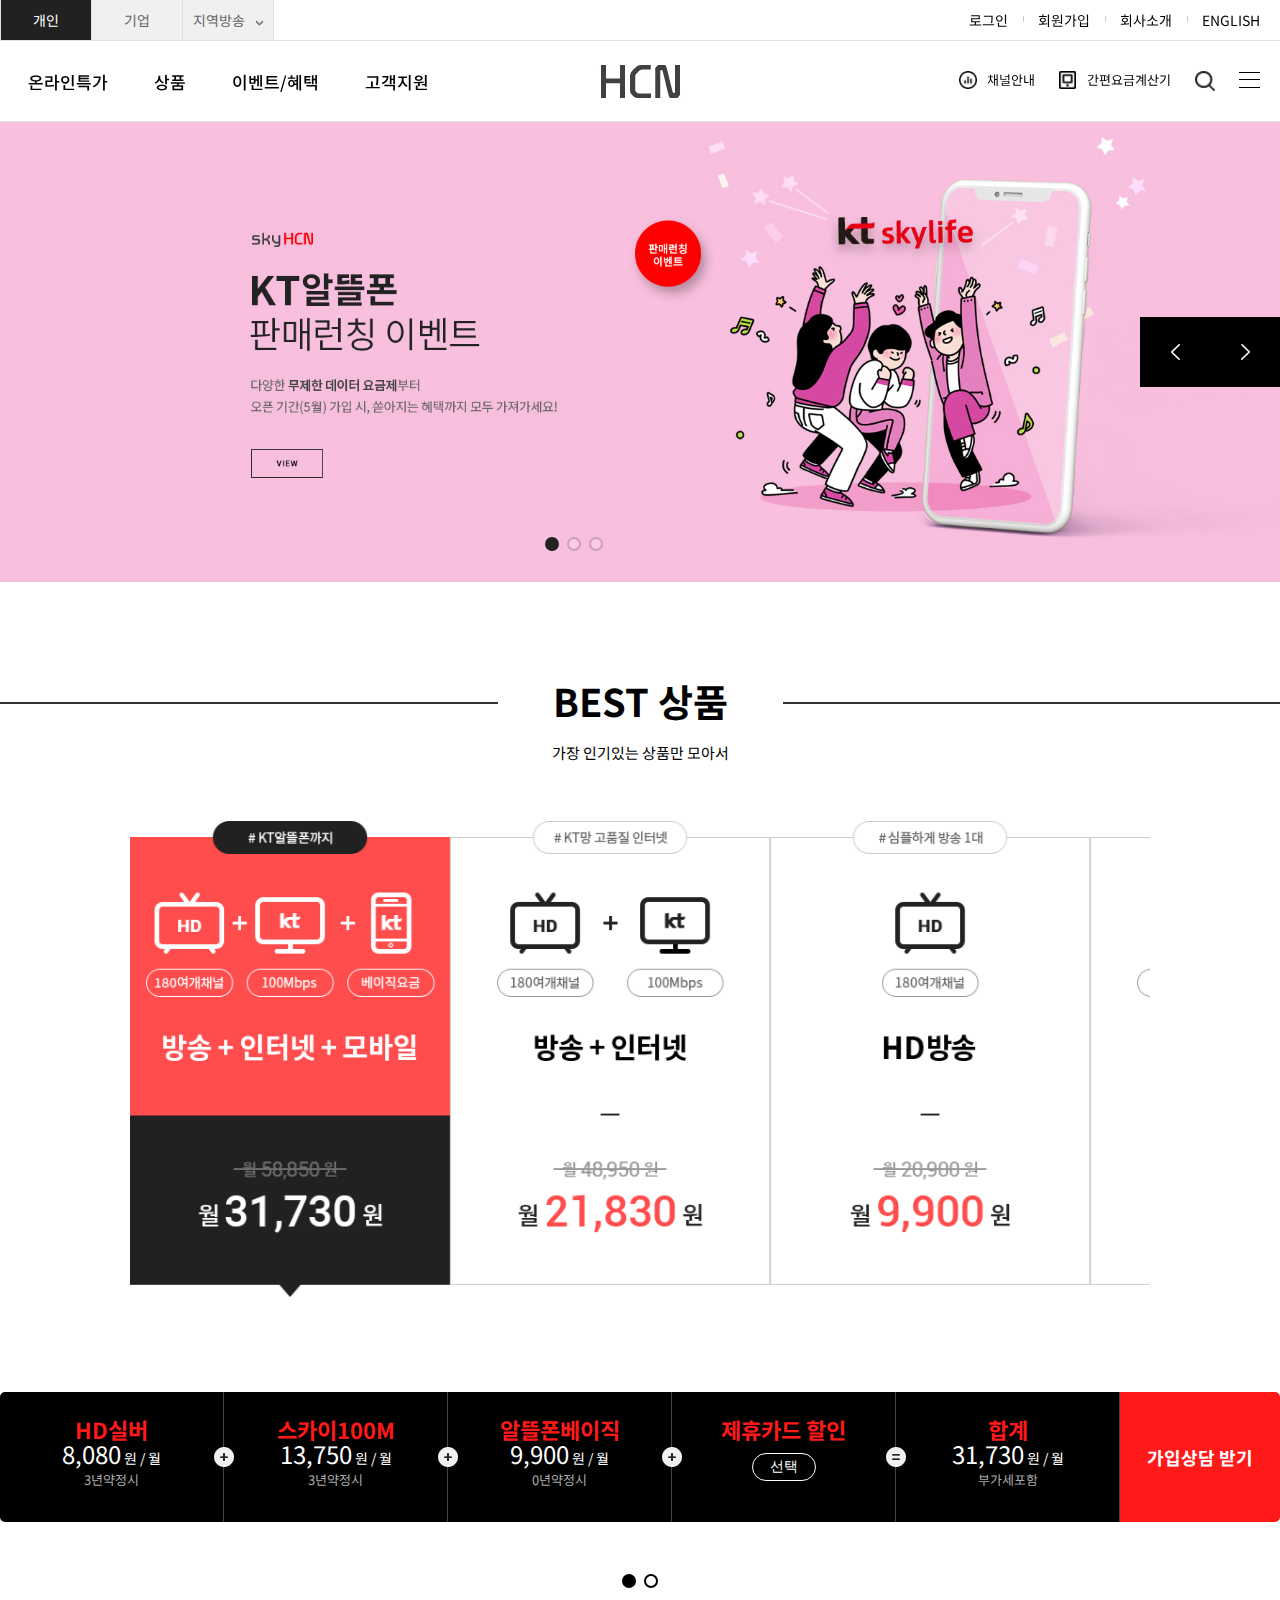
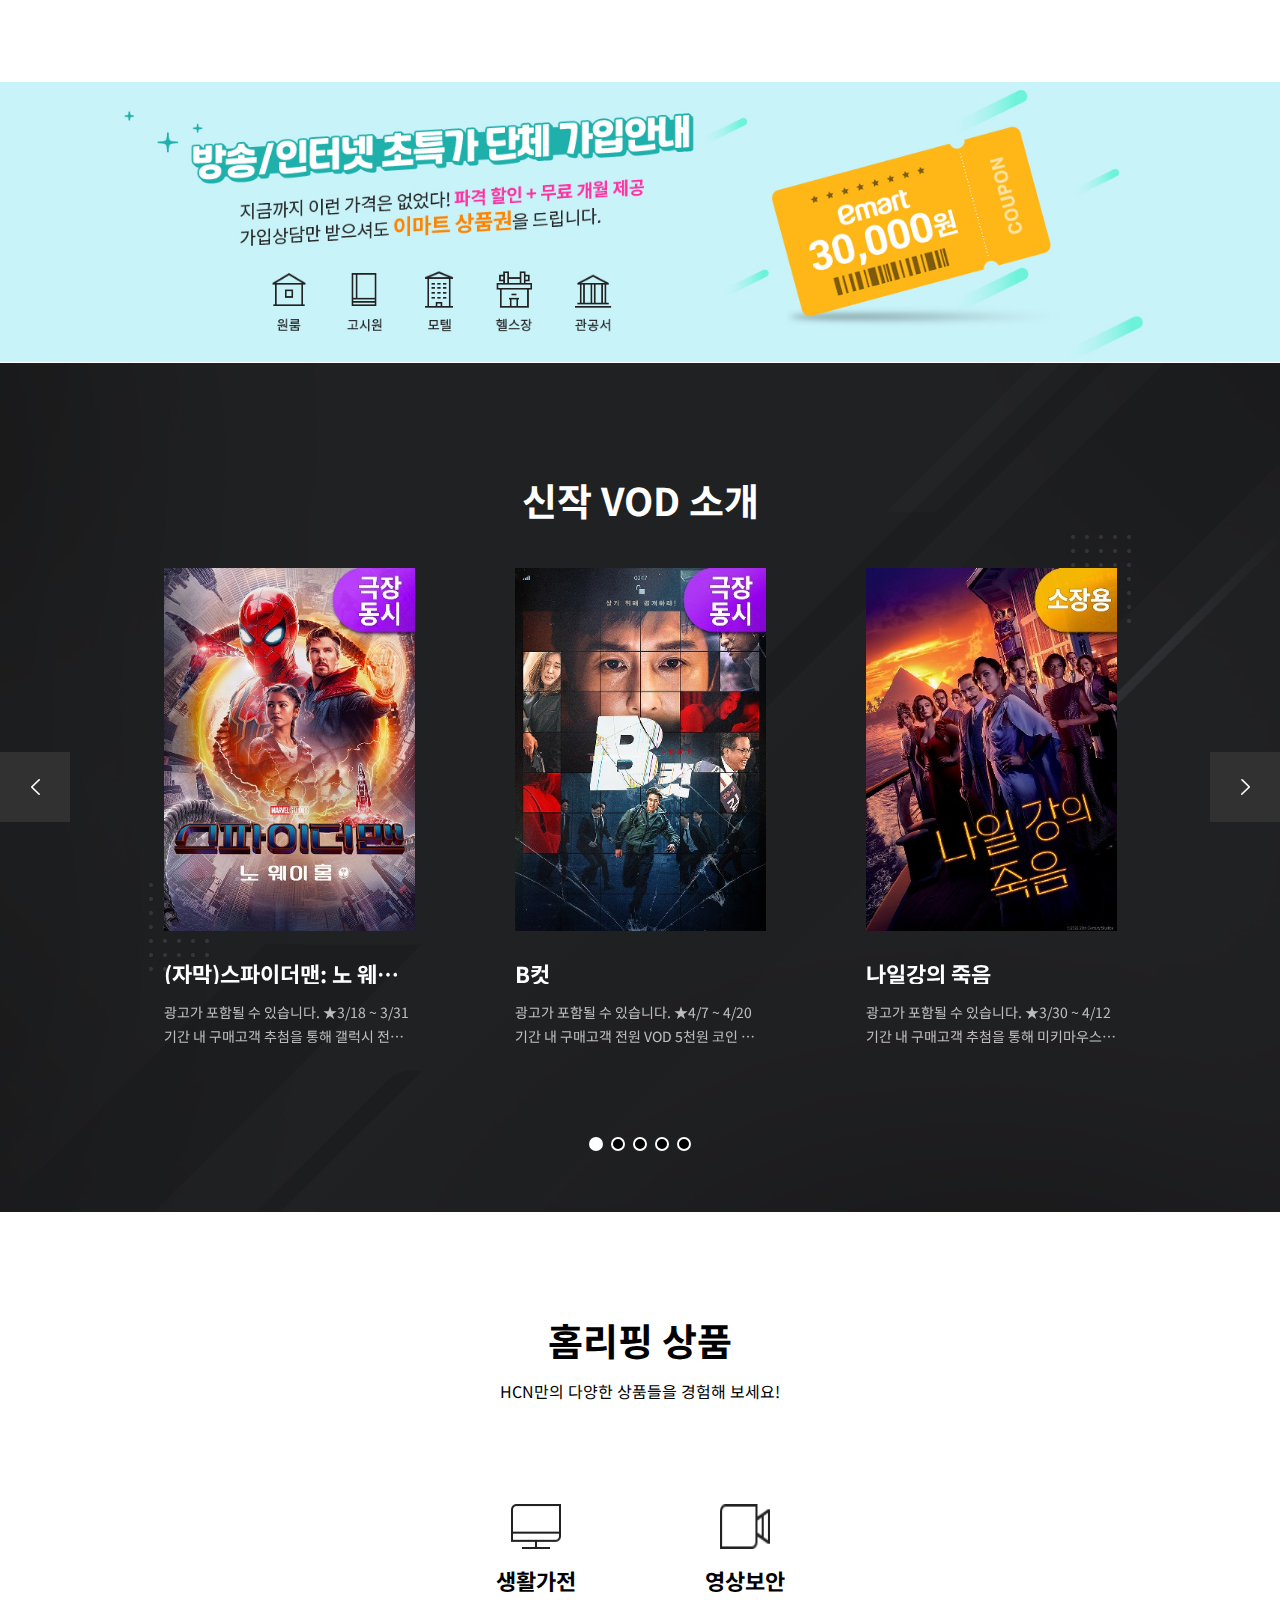
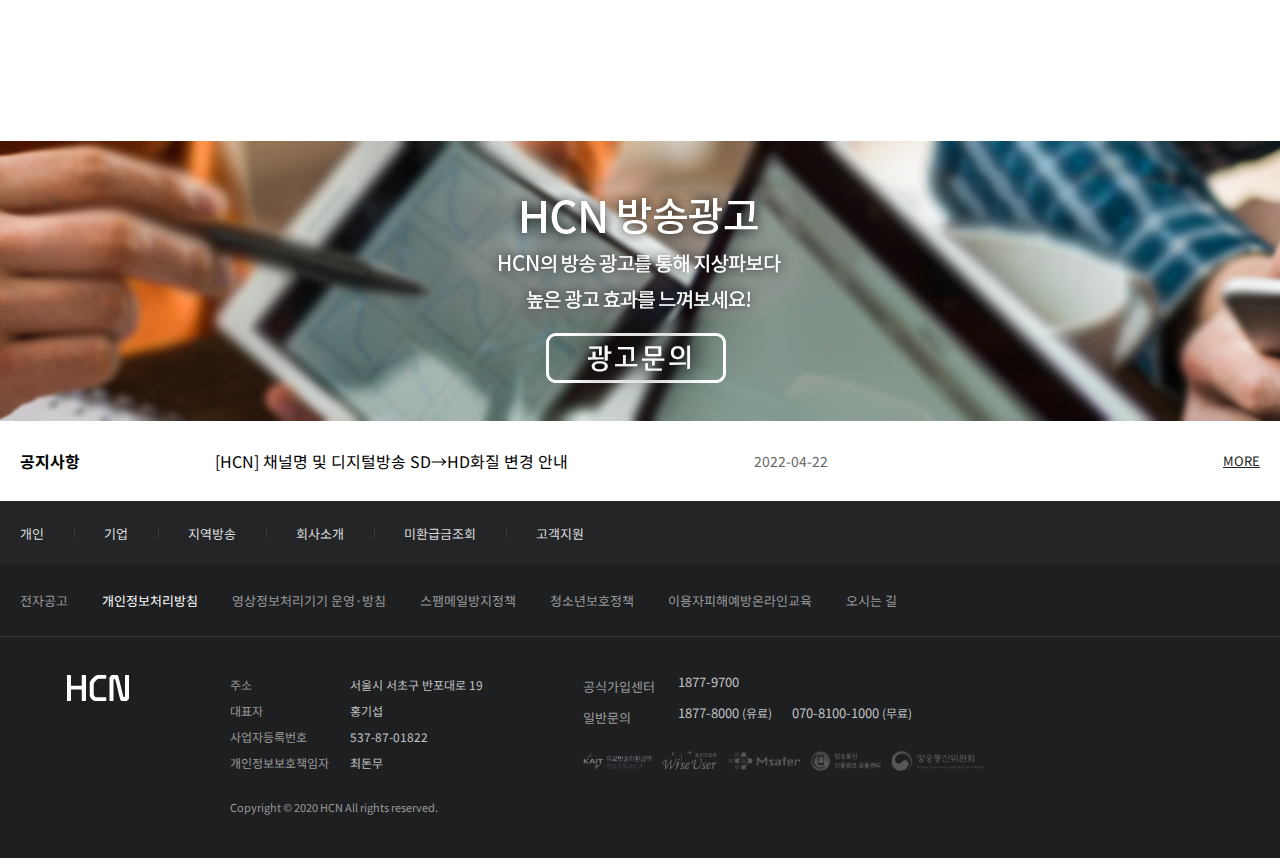
<file: index.html>
<!DOCTYPE html>
<html lang="en">
<head>
    <meta charset="UTF-8">
    <meta http-equiv="X-UA-Compatible" content="IE=edge">
    <meta name="viewport" content="width=device-width, initial-scale=1.0">
    <title>Document</title>
    <link rel="stylesheet" href="css/main.css">
    <link rel="stylesheet" href="css/style.css">
    <link rel="stylesheet" href="https://unpkg.com/swiper/swiper-bundle.min.css"/>
</head>
<body>
    <div class="wrap">
          <header>
            <div class="top-menu">
                <div class="inner-wrap floatCancel">
                    <ul class="site floatCancel">
                        <li class="active">
                            <a href="/index.html">개인</a>
                            <ul class="mo-option">
                                <li class="active">
                                    <a href="/index.html">개인</a>
                                </li>
                                <li>
                                    <a href="">기업</a>
                                </li>
                            </ul>
                        </li>
                        <li><a href="">기업</a></li>
                        <li class="select-box has-child">
                            <a href="">지역방송</a>
                            <ul class="option">
                                <li ><a href="">서초</a></li>
                                <li ><a href="">동작</a></li>
                                <li ><a href="">관악</a></li>
                                <li ><a href="">충북</a></li>
                                <li ><a href="">금호</a></li>
                                <li ><a href="">새로넷</a></li>
                                <li ><a href="">경북</a></li>
                                <li ><a href="">부산</a></li>
                            </ul>
                        </li>
                    </ul>
                    <ul class="utill floatCancel">
                        <li><a href="">로그인</a></li>
                        <li><a href="">회원가입</a></li>
                        <li><a href="">회사소개</a></li>
                        <li><a href="">ENGLISH</a></li>
                    </ul>
                    <div class="mobile-menu">
                        <span></span>
                        <span></span>
                        <span></span>
                    </div>
                </div>
            </div>
            <!-- //top-menu -->
            <div class="gnb-menu">
                <div class="inner-wrap">
                    <h1>
                        <a href="/index.html">
                            <span class="blind">HCN</span>
                        </a>
                    </h1>
        
                    <nav class="web-nav">
                        <ul class="gnb">
                            <li class="depth1">
                                <a href="/online/timesale.html">온라인특가</a>
                                <div class="depth2">
                                    <div class="tit">
                                        <strong>온라인 특가</strong>
                                       <p>오늘만 드리는 HCN의 <br> 특별한 선물!</p>
                                    </div>
                                    <ul class="gnb-list">
                                        <li><a href="/online/timesale.html">타임세일</a></li>
                                        <li><a href="/online/bargain.html">특가상품모음</a></li>
                                        <li><a href="/online/benefit.html">꿀이벤트</a></li>
                                    </ul>
                                </div>
                            </li>
                            <li class="depth1">
                                <a href="">상품</a>
                                <div class="depth2">
                                    <div class="tit">
                                        <strong>상품</strong>
                                        <p>HCN과 함께 <br> 알뜰한 선택하세요</p>
                                    </div>
                                    <ul class="gnb-list">
                                        <li>
                                            <a href="">결합상품</a>
                                            <ul class="depth3">
                                                <li><a href="">방송+인터넷+모바일 결합</a></li>
                                                <li><a href="">방송+극장동시개봉 영화</a></li>
                                                <li><a href="">통신사 모바일결합</a></li>
                                            </ul>
                                        </li>
                                        <li>
                                            <a href="">방송</a>
                                            <ul class="depth3">
                                                <li><a href="">방송 요금제</a></li>
                                                <li><a href="">HD</a></li>
                                                <li><a href="">UHD</a></li>
                                                <li><a href="">스마트HD</a></li>
                                                <li><a href="">뉴HD</a></li>
                                                <li><a href="">부가서비스</a></li>
                                            </ul>
                                        </li>
                                        <li>
                                            <a href="">인터넷</a>
                                            <ul class="depth3">
                                                <li><a href="">인터넷 요금제</a></li>
                                                <li><a href="">초고속인터넷</a></li>
                                                <li><a href="">부가서비스</a></li>
                                            </ul>
                                        </li>
                                        <li>
                                            <a href="">모바일</a>
                                            <ul class="depth3">
                                                <li><a href="">여유 알뜰폰</a></li>
                                                <li><a href="">마이월드 알뜰폰</a></li>
                                                <li><a href="">모빙 알뜰폰</a></li>
                                                <li><a href="">kt skylife 알뜰폰</a></li>
                                            </ul>
                                        </li>
                                        <li>
                                            <a href="">전화</a>
                                            <ul class="depth3">
                                                <li><a href="">인터넷전화</a></li>
                                                <li><a href="">부가서비스</a></li>
                                            </ul>
                                        </li>
                                        <li>
                                            <a href="">생활가전</a>
                                            <ul class="depth3">
                                                <li><a href="">영상가전</a></li>
                                                <li><a href="">주방가전</a></li>
                                                <li><a href="">계절/환경가전</a></li>
                                                <li><a href="">생활가전</a></li>
                                                <li><a href="">뷰티/건강</a></li>
                                                <li><a href="">가구</a></li>
                                                <li><a href="">렌탈케어</a></li>
                                                <li><a href="">기타</a></li>
                                            </ul>
                                        </li>
                                        <li>
                                            <a href="">사무기기</a>
                                            <ul class="depth3">
                                                <li><a href="">레이저</a></li>
                                                <li><a href="">잉크젯</a></li>
                                                <li><a href="">프린팅 박스</a></li>
                                            </ul>
                                        </li>
                                        <li>
                                            <a href="">보안솔루션</a>
                                            <ul class="depth3">
                                                <li><a href="">CCTV</a></li>
                                                <li><a href="">도어락</a></li>
                                            </ul>
                                        </li>
                                        <li>
                                            <a href="">홈인테리어</a>
                                            <ul class="depth3">
                                                <li><a href="">홈LED</a></li>
                                                <li><a href="">중문</a></li>
                                                <li><a href="">샤시</a></li>
                                            </ul>
                                        </li>
                                    </ul>
                                </div>
                            </li>
                            <li class="depth1">
                                <a href="/event/event.html">이벤트/혜택</a>
                                <div class="depth2">
                                    <div class="tit">
                                        <strong>이벤트/혜택</strong>
                                        <p>HCN에서 마련한 <br> 이벤트에 참여하시고, <br> 풍성한 혜택 받아가세요!</p>
                                    </div>
                                    <ul class="gnb-list">
                                        <li><a href="/event/event.html">이벤트</a></li>
                                        <li><a href="/event/card.html">제휴카드</a></li>
                                    </ul>
                                </div>
                            </li>
                            <li class="depth1">
                                <a href="/customer/customerMain.html">고객지원</a>
                                <div class="depth2">
                                    <div class="tit">
                                        <strong>고객지원</strong>
                                        <p>서비스 이용에 관해 <br> 무엇이든지 알려드립니다</p>
                                    </div>
                                    <ul class="gnb-list">
                                        <li>
                                            <a href="/customer/customerMain.html">고객지원</a>
                                        </li>
                                        <li>
                                            <a href="/customer/question.html">자주 묻는 질문</a>
                                        </li>
                                        <li>
                                            <a href="">이용안내</a>
                                            <ul class="depth3">
                                                <li><a href="">공지사항</a></li>
                                                <li><a href="">양식 다운로드</a></li>
                                                
                                            </ul>
                                        </li>
                                        <li>
                                            <a href="">셀프해결가이드</a>
                                            <ul class="depth3">
                                                <li><a href="">방송</a></li>
                                                <li><a href="">인터넷</a></li>
                                                <li><a href="">전화</a></li>
                                                <li><a href="">서비스</a></li>
                                            </ul>
                                        </li>
                                        <li>
                                            <a href="">이용자 피해예방</a>
                                            <ul class="depth3">
                                                <li><a href="">가입단계 피해예방 가이드</a></li>
                                                <li><a href="">이용단계 피해예방 가이드</a></li>
                                                <li><a href="">해지단계 피해예방 가이드</a></li>
                                                <li><a href="">동영상 피해예방 가이드</a></li>
                                                <li><a href="">최신 이용자 피해예방 가이드</a></li>
                                            </ul>
                                        </li>
                                        <li>
                                            <a href="/customer/ars.html">ARS 안내</a>
                                        </li>
                                        <li>
                                            <a href="https://www.kait-tvrefund.kr/" target="_blank" title="새창으로 이동합니다.">미환급금 조회</a>
                                        </li>
                                        <li>
                                            <a href="">인터넷 속도 측정</a>
                                        </li> 
                                    </ul>
                                </div>
                            </li>
                        </ul>
                    </nav>

                    <nav class="mobile-nav">
                        <ul class="floatCancel">
                            <li><a href="/online/timesale.html">온라인특가</a></li>
                            <li><a href="">상품</a></li>
                            <li><a href="/event/event.html">이벤트/혜택</a></li>
                            <li><a href="/customer/customerMain.html">고객지원</a></li>
                        </ul>
                    </nav>
    
                    <ul class="gnb-etc">
                        <li class="btn-chanel"><a href="">채널안내</a></li>
                        <li class="btn-fee"><a href="">간편요금계산기</a></li>
                        <li class="btn-search"><a href=""><span class="blind">검색 버튼</span></a></li>
                        <li class="btn-menu">
                            <a href="" title="전체메뉴 열기">
                                <span></span>
                            </a>
                        </li>
                    </ul>
                </div>
            </div>
            <!-- //gnb-menu -->
            <div class="gnb-bg"></div>
        </header>
        <!-- //header -->
        <main>
            <div class="main-slide main-mySwiper">
                <div class="swiper-wrapper">
                   <div class="swiper-slide"></div> 
                   <div class="swiper-slide"></div> 
                   <div class="swiper-slide"></div> 
                </div>
                <div class="btn-wrap">
                    <a href="" class="btn btn-next">
                        <span class="blind">다음</span>
                    </a>
                    <a href="" class="btn btn-prev">
                        <span class="blind">이전</span>
                    </a>
                </div>    
                <div class="slide-pagination"></div>
            </div>
            <!-- //main-slide -->
            <div class="best-goods">
                <div class="inner-wrap">
                    <div class="tit-wrap">
                        <h2>BEST 상품</h2>
                        <p>가장 인기있는 상품만 모아서</p>
                    </div>
                    <div class="goods-slide goods-mySwiper">
                        <div class="swiper-wrapper floatCancel">
                            <div class="swiper-slide active"></div> 
                            <div class="swiper-slide"></div> 
                            <div class="swiper-slide"></div>    
                            <div class="swiper-slide"></div>    
                        </div>
                        <a href="" class="btn btn-next">
                            <span class="blind">다음</span>
                        </a>
                        <a href="" class="btn btn-prev">
                            <span class="blind">이전</span>
                        </a>
                        <div class="slide-pagination"></div>
                    </div>
                    <div class="best-data data1 on">
                        <div class="best-box floatCancel">
                            <dl>
                                <dt>HD실버</dt>
                                <dd>
                                    <ul>
                                        <li>
                                            <strong>8,080</strong>
                                            원 / 월
                                        </li>
                                        <li>3년약정시</li>
                                    </ul>
                                </dd>
                            </dl>
                            <dl>
                                <dt><span class="plus"></span>스카이100M</dt>
                                <dd>
                                    <ul>
                                        <li>
                                            <strong>13,750</strong>
                                            원 / 월
                                        </li>
                                        <li>3년약정시</li>
                                    </ul>
                                </dd>
                            </dl>
                            <dl>
                                <dt><span class="plus"></span>알뜰폰베이직</dt>
                                <dd>
                                    <ul>
                                        <li>
                                            <strong>9,900</strong>
                                            원 / 월
                                        </li>
                                        <li>0년약정시</li>
                                    </ul>
                                </dd>
                            </dl>
                            <dl>
                                <dt><span class="plus"></span>제휴카드 할인</dt>
                                <dd>
                                    <button>선택</button>
                                </dd>
                            </dl>
                            <dl class="result">
                                <dt><span class="sum"></span>합계</dt>
                                <dd>
                                    <ul>
                                        <li>
                                            <strong>31,730</strong>
                                            원 / 월
                                        </li>
                                        <li>부가세포함</li>
                                    </ul>
                                </dd>
                            </dl>
                        </div>
                        <!-- //best-box -->
                        <a href="">가입상담 받기</a>
                    </div>
                    <div class="best-data data2">
                        <div class="best-box floatCancel">
                            <dl>
                                <dt>HD실버</dt>
                                <dd>
                                    <ul>
                                        <li>
                                            <strong>8,080</strong>
                                            원 / 월
                                        </li>
                                        <li>3년약정시</li>
                                    </ul>
                                </dd>
                            </dl>
                            <dl>
                                <dt><span class="plus"></span>인터넷 (KT망 100M)</dt>
                                <dd>
                                    <ul>
                                        <li>
                                            <strong>13,750</strong>
                                            원 / 월
                                        </li>
                                        <li>3년약정시</li>
                                    </ul>
                                </dd>
                            </dl>
                            <dl>
                                <dt><span class="plus"></span>제휴카드 할인</dt>
                                <dd>
                                    <button>선택</button>
                                </dd>
                            </dl>
                            <dl class="result">
                                <dt><span class="sum"></span>합계</dt>
                                <dd>
                                    <ul>
                                        <li>
                                            <strong>21,830</strong>
                                            원 / 월
                                        </li>
                                        <li>부가세포함</li>
                                    </ul>
                                </dd>
                            </dl>
                        </div>
                        <!-- //best-box -->
                        <a href="">가입상담 받기</a>
                    </div>
                    <div class="best-data data3">
                        <div class="best-box floatCancel">
                            <dl>
                                <dt>방송(HD실버)</dt>
                                <dd>
                                    <ul>
                                        <li>
                                            <strong>9,900</strong>
                                            원 / 월
                                        </li>
                                        <li>3년약정시</li>
                                    </ul>
                                </dd>
                            </dl>
                            <dl>
                                <dt><span class="plus"></span>제휴카드 할인</dt>
                                <dd>
                                    <button>선택</button>
                                </dd>
                            </dl>
                            <dl class="result">
                                <dt><span class="sum"></span>합계</dt>
                                <dd>
                                    <ul>
                                        <li>
                                            <strong>9,900</strong>
                                            원 / 월
                                        </li>
                                        <li>부가세포함</li>
                                    </ul>
                                </dd>
                            </dl>
                        </div>
                        <!-- //best-box -->
                        <a href="">가입상담 받기</a>
                    </div>
                    <div class="best-data data4">
                        <div class="best-box floatCancel">
                            <dl>
                                <dt>방송(HD실버)</dt>
                                <dd>
                                    <ul>
                                        <li>
                                            <strong>8,080</strong>
                                            원 / 월
                                        </li>
                                        <li>3년약정시</li>
                                    </ul>
                                </dd>
                            </dl>
                            <dl>
                                <dt><span class="plus"></span>인터넷(프리미엄 100M)</dt>
                                <dd>
                                    <ul>
                                        <li>
                                            <strong>9,900</strong>
                                            원 / 월
                                        </li>
                                        <li>4년약정시</li>
                                    </ul>
                                </dd>
                            </dl>
                            <dl>
                                <dt><span class="plus"></span>제휴카드 할인</dt>
                                <dd>
                                    <button>선택</button>
                                </dd>
                            </dl>
                            <dl class="result">
                                <dt><span class="sum"></span>합계</dt>
                                <dd>
                                    <ul>
                                        <li>
                                            <strong>17,980</strong>
                                            원 / 월
                                        </li>
                                        <li>부가세포함</li>
                                    </ul>
                                </dd>
                            </dl>
                        </div>
                        <!-- //best-box -->
                        <a href="">가입상담 받기</a>
                    </div>
                </div>
            </div>
            <!-- //best-goods -->

            <div class="banner-wrap">
                <a href="">
                    <img src="/images/img_banner01.jpg" alt="방송/인터넷 초특가 단체 가입안내">
                </a>
            </div>
            <!-- //banner-wrap -->

            <div class="vod-intro">
                <div class="inner-wrap">
                    <h2>신작 VOD 소개</h2>
                    <div class="vod-slide vod-mySwiper">
                        <div class="swiper-wrapper floatCancel">
                            <div class="swiper-slide">
                                <div class="img-wrap">
                                    <img src="/images/img_vod-slide01.jpg" alt="">
                                </div>
                                <div class="text-wrap">
                                    <strong>(자막)스파이더맨: 노 웨이 홈</strong>
                                    <p>광고가 포함될 수 있습니다. ★3/18 ~ 3/31 기간 내 구매고객 추첨을 통해 갤럭시 전자기기&크리스피 크림 도넛 증정(~5/4 이내 당첨자 발표)★ 미스테리오의 계략으로 정체가 탄로난 스파이더맨 피터 파커. 문제 해결을 위해 닥터 스트레인지의 도움을 받던 중, 뜻하지 않게 멀티버스가 열리면서 닥터 옥토퍼스 등 각기 다른 차원의 숙적들의 강력한 공격을 받은 피터 파커는 사상 최악의 위기를 맞게 되는데... </p>
                                </div>
                            </div> 
                            <div class="swiper-slide">
                                <div class="img-wrap">
                                    <img src="/images/img_vod-slide02.jpg" alt="">
                                </div>
                                <div class="text-wrap">
                                    <strong>B컷</strong>
                                    <p>광고가 포함될 수 있습니다. ★4/7 ~ 4/20 기간 내 구매고객 전원 VOD 5천원 코인 증정(4/25 일괄증정, 코인유효기간15일)★ 스마트폰 수리 및 데이터 복구 업체를 운영하는 승현은 고객들의 B컷, 즉 숨기고 싶어 삭제했던 데이터까지 복구해서 협박하며 돈을 뜯어낸다. 어느 날, 한때 최고의 여배우였던 민영은 승현에게 망가진 핸드폰 수리를 맡기는데... </p>
                                </div>
                            </div> 
                            <div class="swiper-slide">
                                <div class="img-wrap">
                                    <img src="/images/img_vod-slide03.jpg" alt="">
                                </div>
                                <div class="text-wrap">
                                    <strong>나일강의 죽음</strong>
                                    <p>광고가 포함될 수 있습니다. ★3/30 ~ 4/12 기간 내 구매고객 추첨을 통해 미키마우스 여행용 목베개 증정(~5/11 이내 당첨자 발표)★ 본 콘텐츠는 본편과 부가영상이 함께 제공되는 상품으로 서비스 해지 시까지 시청이 가능합니다. 본편 종료 후 02:07:08부터 부가영상 시청이 가능합니다. [오리엔트 특급 살인]을 이을 또 하나의 완벽한 살인 사건. 살인은 시작에 불과했다! </p>
                                </div>
                            </div>    
                            <div class="swiper-slide">
                                <div class="img-wrap">
                                    <img src="/images/img_vod-slide04.jpg" alt="">
                                </div>
                                <div class="text-wrap">
                                    <strong>문폴</strong>
                                    <p>광고가 포함될 수 있습니다. ★4/6 ~ 4/19 기간 내 구매고객 추첨을 통해 VOD 5천원 코인 증정(4/22 일괄증정, 코인유효기간15일)★ 궤도를 이탈한 달이 지구를 향해 떨어지기 시작하면서 지구의 중력과 모든 물리적인 법칙이 붕괴된다. 거대한 해일과 지진, 화산폭발, 쓰나미와 이상기후까지 상상조차 불가능했던 모든 재난으로 전 세계는 공포와 혼란에 빠지는데... </p>
                                </div>
                            </div>    
                            <div class="swiper-slide">
                                <div class="img-wrap">
                                    <img src="/images/img_vod-slide05.jpg" alt="">
                                </div>
                                <div class="text-wrap">
                                    <strong>킹스맨:퍼스트 에이전트</strong>
                                    <p>광고가 포함될 수 있습니다. 역사상 최악의 폭군들과 범죄자들이 모여 수백만 명의 생명을 위협할 전쟁을 모의하는 광기의 시대. 이들을 막으려는 한 사람과 그가 비밀리에 운영 중인 독립 정보기관, 킹스맨의 최초 미션이 시작된다! </p>
                                </div>
                            </div>    
                        </div>
                        <a href="" class="btn btn-next"><span class="blind">다음</span></a>
                        <a href="" class="btn btn-prev"><span class="blind">이전</span></a>
                        <div class="slide-pagination"></div>
                    </div>
                </div>
            </div>
            <!-- //vod-intro -->

            <div class="homeLiving-goods">
                <div class="inner-wrap">
                    <div class="tit-wrap">
                        <h2>홈리핑 상품</h2>
                        <p>HCN만의 다양한 상품들을 경험해 보세요!</p>
                    </div>
                    <ul class="floatCancel">
                        <li>
                            <a href="">
                                <i class="img-wrap">
                                    <img src="images/icon_home01.png" alt="">
                                </i>    
                                <span>생활가전</span>
                            </a>
                        </li>
                        <li>
                            <a href="">
                                <i class="img-wrap">    
                                    <img src="images/icon_home02.png" alt="">
                                </i>    
                                <span>영상보안</span>
                            </a>    
                        </li>
                    </ul>
                </div>
            </div>
            <!-- //homeLiving-goods -->

            <div class="banner-wrap">
                <a href="">
                    <img src="/images/img_banner02.png" alt="HCN 방송 광고">
                </a>
            </div>
            <!-- //banner-wrap -->

            <div class="board-wrap">
                <div class="inner-wrap floatCancel">
                    <h3>공지사항</h3>
                    <p><a href="">[HCN] 채널명 및 디지털방송 SD→HD화질 변경 안내</a></p>
                    <span>2022-04-22</span>
                    <a href="" class="more">MORE</a>
                </div>
            </div>
            <!-- //board-wrap -->
        </main>
        <!-- //main -->

        <footer>
            <div class="inner-wrap">
                <ul class="f-menu1 floatCancel">
                    <li><a href="index.html">개인</a></li>
                    <li><a href="">기업</a></li>
                    <li><a href="">지역방송</a></li>
                    <li><a href="">회사소개</a></li>
                    <li><a href="">미환급금조회</a></li>
                    <li><a href="/customer/customerMain.html">고객지원</a></li>
                </ul>
                <ul class="f-menu2 floatCancel">
                    <li><a href="">전자공고</a></li>
                    <li><a href=""><strong>개인정보처리방침</strong></a></li>
                    <li><a href="">영상정보처리기기 운영&middot;방침</a></li>
                    
                    <li><a href="">스팸메일방지정책</a></li>
                    <li><a href="">청소년보호정책</a></li>
                    <li><a href="">이용자피해예방온라인교육</a></li>
                    <li><a href="">오시는 길</a></li>
                </ul>
                <div class="f-info">
                    <h2>
                        <a href="">
                            <span class="blind">HCN</span>
                        </a>
                    </h2>
                    <div class="adress floatCancel">
                        <ul>
                            <li>
                                <span>주소</span>
                                서울시 서초구 반포대로 19
                            </li>
                            <li>
                                <span>대표자</span>
                                홍기섭
                            </li>
                            <li>
                                <span>사업자등록번호</span>
                                537-87-01822
                            </li>
                            <li>
                                <span>개인정보보호책임자</span>
                                최돈무
                            </li>
                        </ul>
                        <p>Copyright © 2020 HCN All rights reserved.</p>
                    </div>
                    <!-- //adress -->

                    <div class="tel">
                        <dl class="floatCancel">
                            <dt>공식가입센터</dt>
                            <dd><a href="tel:1877-9700">1877-9700</a></dd>
                        </dl>
                        <dl class="floatCancel">
                            <dt>일반문의</dt>
                            <dd>
                                <a href="https://www.hcn.co.kr/www/support/ars.jsp">
                                    1877-8000
                                    <span>(유료)</span>
                                </a>
                            </dd>
                            <dd>
                                <a href="https://www.hcn.co.kr/www/support/ars.jsp">
                                    070-8100-1000
                                    <span>(무료)</span>
                                </a>
                            </dd>
                        </dl>
                    </div>
                    
                    <ul class="f-banner floatCancel">
                        <li><a href="https://www.kait-tvrefund.kr/" target="_blank"><img src="/images/img_f-banner01.png" alt="유료방송미환급액"></a></li>
                        <li><a href="https://wiseuser.go.kr/usermain.do" target="_blank"><img src="/images/img_f-banner02.png" alt="와이즈유저"></a></li>
                        <li><a href="https://www.msafer.or.kr/index.do" target="_blank"><img src="/images/img_f-banner03.png" alt="msafer"></a></li>
                        <li><a href="https://www.credit.or.kr/" target="_blank"><img src="/images/img_f-banner04.png" alt="방송통신 신용정보공동관리"></a></li>
                        <li><a href="https://www.kcc.go.kr/user.do" target="_blank"><img src="/images/img_f-banner05.png" alt="방송통신위원회"></a></li>
                    </ul>
                </div>
                <!-- //f-info -->
            </div>
            <!-- //inner-wrap -->
        </footer>
        <!-- footer -->
    </div>
    <!-- //wrap -->
    <script src="https://code.jquery.com/jquery-1.12.4.min.js"></script>
    <script src="https://unpkg.com/swiper/swiper-bundle.min.js"></script>
    <script src="/js/app.js"></script>
</body>
</html>
</file>
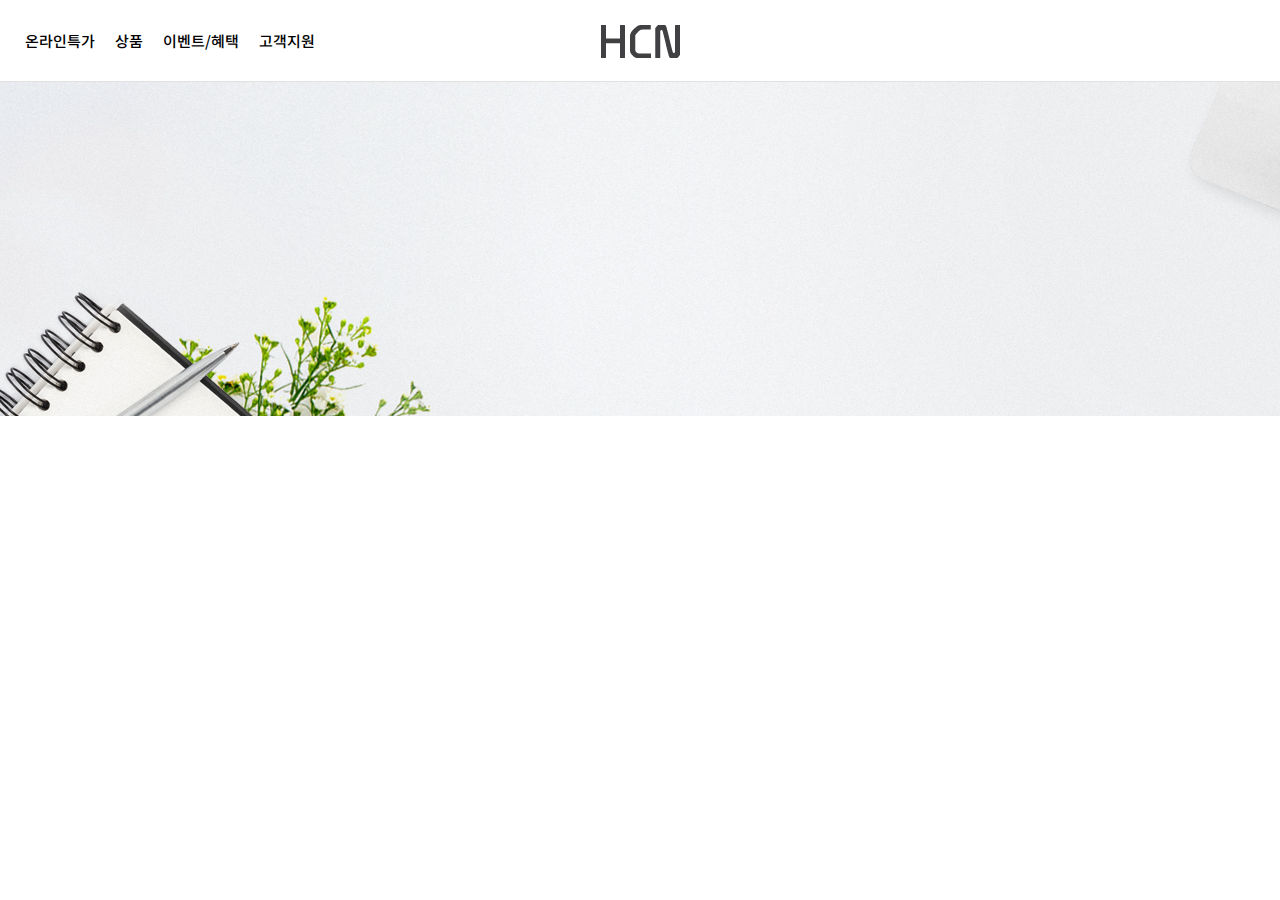
<file: 2.html>
<!DOCTYPE html>
<html lang="en">
<head>
    <meta charset="UTF-8">
    <meta http-equiv="X-UA-Compatible" content="IE=edge">
    <meta name="viewport" content="width=device-width, initial-scale=1.0">
    <title>Document</title>
    <!-- <link rel="stylesheet" href="css/main.css"> -->
    <link rel="stylesheet" href="css/style.css">
    <link rel="stylesheet" href="https://unpkg.com/swiper/swiper-bundle.min.css"/>
    <style>
        body {
        font-family: 'Noto Sans KR', sans-serif;
        }
        .blind {
            position: absolute;
            width: 1px;
            height: 1px;
            margin: -1px;
            overflow: hidden;
            clip: rect(0, 0, 0, 0);
        }
        header {
            position: relative;
            height: 82px;
        }
        header .gnb-menu h1 {
            display: inline-block;
            position: absolute;
            top: 50%;
            left: 50%;
            width: 212px;
            height: 82px;
            transform: translate(-50%, -50%);
            background: url('/images/icon_logo.jpg') no-repeat center;
        }
        header .gnb-menu h1 a {
            display: block;
            height: 100%;
        }
        header .gnb-menu .depth1 {
            display: table-cell;
            position: relative;
            line-height: 82px;
        }
        header .gnb-menu .depth1:hover .depth2 {
            display: block;
        }
        header .gnb-menu .depth1 > a {
            display: block;
            position: relative;
            height: 100%;
            padding: 0 5px;
            font-size: 17px;
            font-weight: 500;
        }
        header .gnb-menu .depth1 a:not(:last-child) {
            margin-right: 30px;
        }
        header .gnb-menu .depth2 {
            display: none;
            position: absolute;
            top: 82px;
            left: 0;
            width: 1280px;
            min-height: 230px;
            padding: 45px 0 0 190px;
            box-sizing: border-box;
        }
        header .gnb-menu .depth2 .tit {
            position: absolute;
            top: 40px;
            left: 20px;
        }
        header .gnb-menu .depth2 .tit  strong {
            font-size: 30px;
        }
        header .gnb-menu .depth2 .tit  p {
            margin-top: 17px;
            line-height: 26px;
            font-size: 16px;
            color: #333;
        }
        header .gnb-menu .depth2 .gnb-list li {
            display: inline-block;
            width: 200px;
            margin: 0 0 40px 60px;
        }
    </style>
</head>
<body>
    <div class="wrap">
        <header>
            <!-- <div class="top-menu">
                <div class="inner-wrap floatCancel">
                    <ul class="site floatCancel">
                        <li class="active"><a href="index.html">개인</a></li>
                        <li><a href="">기업</a></li>
                        <li class="select-box">
                            <a href="">지역방송</a>
                            <ul class="option">
                                <li ><a href="">서초</a></li>
                                <li ><a href="">동작</a></li>
                                <li ><a href="">관악</a></li>
                                <li ><a href="">충북</a></li>
                                <li ><a href="">금호</a></li>
                                <li ><a href="">새로넷</a></li>
                                <li ><a href="">경북</a></li>
                                <li ><a href="">부산</a></li>
                            </ul>
                        </li>
                    </ul>
                    <ul class="utill floatCancel">
                        <li><a href="">로그인</a></li>
                        <li><a href="">회원가입</a></li>
                        <li><a href="">회사소개</a></li>
                        <li><a href="">ENGLISH</a></li>
                    </ul>
                </div>
            </div> -->
            <!-- //top-menu -->
            <div class="gnb-menu">
                <div class="inner-wrap">
                    <h1>
                        <a href="index.html">
                            <span class="blind">HCN</span>
                        </a>
                    </h1>
        
                    <nav>
                        <ul class="gnb">
                            <li class="depth1">
                                <a href="/online/timesale.html">온라인특가</a>
                                <div class="depth2">
                                    <div class="tit">
                                        <strong>온라인 특가</strong>
                                        <p>오늘만 드리는 <br> HCN의 특별한 선물!</p>
                                    </div>
                                    <ul class="gnb-list">
                                        <li><a href="/online/timesale.html">타임세일</a></li>
                                        <li><a href="/online/bargain.html">특가상품모음</a></li>
                                        <li><a href="/online/benefit.html">꿀이벤트</a></li>
                                    </ul>
                                </div>
                            </li>
                            <li class="depth1">
                                <a href="">상품</a>
                                <div class="depth2">
                                    <div class="tit">
                                        <strong>상품</strong>
                                        <p>HCN과 함께 <br> 알뜰한 선택하세요</p>
                                    </div>
                                    <ul class="gnb-list">
                                        <li>
                                            <a href="">결합상품</a>
                                            <ul class="depth3">
                                                <li><a href="">방송+인터넷+모바일 결합</a></li>
                                                <li><a href="">방송+극장동시개봉 영화</a></li>
                                                <li><a href="">통신사 모바일결합</a></li>
                                            </ul>
                                        </li>
                                        <li>
                                            <a href="">방송</a>
                                            <ul class="depth3">
                                                <li><a href="">방송 요금제</a></li>
                                                <li><a href="">HD</a></li>
                                                <li><a href="">UHD</a></li>
                                                <li><a href="">스마트HD</a></li>
                                                <li><a href="">뉴HD</a></li>
                                                <li><a href="">부가서비스</a></li>
                                            </ul>
                                        </li>
                                        <li>
                                            <a href="">인터넷</a>
                                            <ul class="depth3">
                                                <li><a href="">인터넷 요금제</a></li>
                                                <li><a href="">초고속인터넷</a></li>
                                                <li><a href="">부가서비스</a></li>
                                            </ul>
                                        </li>
                                        <li>
                                            <a href="">모바일</a>
                                            <ul class="depth3">
                                                <li><a href="">여유 알뜰폰</a></li>
                                                <li><a href="">마이월드 알뜰폰</a></li>
                                                <li><a href="">모빙 알뜰폰</a></li>
                                                <li><a href="">kt skylife 알뜰폰</a></li>
                                            </ul>
                                        </li>
                                        <li>
                                            <a href="">전화</a>
                                            <ul class="depth3">
                                                <li><a href="">인터넷전화</a></li>
                                                <li><a href="">부가서비스</a></li>
                                            </ul>
                                        </li>
                                        <li>
                                            <a href="">생활가전</a>
                                            <ul class="depth3">
                                                <li><a href="">영상가전</a></li>
                                                <li><a href="">주방가전</a></li>
                                                <li><a href="">계절/환경가전</a></li>
                                                <li><a href="">생활가전</a></li>
                                                <li><a href="">뷰티/건강</a></li>
                                                <li><a href="">가구</a></li>
                                                <li><a href="">렌탈케어</a></li>
                                                <li><a href="">기타</a></li>
                                            </ul>
                                        </li>
                                        <li>
                                            <a href="">사무기기</a>
                                            <ul class="depth3">
                                                <li><a href="">레이저</a></li>
                                                <li><a href="">잉크젯</a></li>
                                                <li><a href="">프린팅 박스</a></li>
                                            </ul>
                                        </li>
                                        <li>
                                            <a href="">보안솔루션</a>
                                            <ul class="depth3">
                                                <li><a href="">CCTV</a></li>
                                                <li><a href="">도어락</a></li>
                                            </ul>
                                        </li>
                                        <li>
                                            <a href="">홈인테리어</a>
                                            <ul class="depth3">
                                                <li><a href="">홈LED</a></li>
                                                <li><a href="">중문</a></li>
                                                <li><a href="">샤시</a></li>
                                            </ul>
                                        </li>
                                    </ul>
                                </div>
                            </li>
                            <li class="depth1">
                                <a href="/event/event.html">이벤트/혜택</a>
                                <div class="depth2">
                                    <div class="tit">
                                        <strong>이벤트/혜택</strong>
                                        <p>HCN에서 마련한 <br> 이벤트에 참여하시고, <br> 풍성한 혜택 받아가세요!</p>
                                    </div>
                                    <ul class="gnb-list">
                                        <li><a href="/event/event.html">이벤트</a></li>
                                        <li><a href="/event/card.html">제휴카드</a></li>
                                    </ul>
                                </div>
                            </li>
                            <li class="depth1">
                                <a href="/customer/customerMain.html">고객지원</a>
                                <div class="depth2">
                                    <div class="tit">
                                        <strong>고객지원</strong>
                                        <p>서비스 이용에 관해 <br> 무엇이든지 알려드립니다</p>
                                    </div>
                                    <ul class="gnb-list">
                                        <li>
                                            <a href="/customer/customerMain.html">고객지원</a>
                                        </li>
                                        <li>
                                            <a href="">자주 묻는 질문</a>
                                        </li>
                                        <li>
                                            <a href="">이용안내</a>
                                            <ul class="depth3">
                                                <li><a href="">공지사항</a></li>
                                                <li><a href="">양식 다운로드</a></li>
                                                <li><a href="">이용약관</a></li>
                                            </ul>
                                        </li>
                                        <li>
                                            <a href="">셀프해결가이드</a>
                                            <ul class="depth3">
                                                <li><a href="">방송</a></li>
                                                <li><a href="">인터넷</a></li>
                                                <li><a href="">전화</a></li>
                                                <li><a href="">서비스</a></li>
                                            </ul>
                                        </li>
                                        <li>
                                            <a href="">이용자 피해예방</a>
                                            <ul class="depth3">
                                                <li><a href="">가입단계 피해예방 가이드</a></li>
                                                <li><a href="">이용단계 피해예방 가이드</a></li>
                                                <li><a href="">해지단계 피해예방 가이드</a></li>
                                                <li><a href="">동영상 피해예방 가이드</a></li>
                                                <li><a href="">최신 이용자 피해예방 가이드</a></li>
                                            </ul>
                                        </li>
                                        <li>
                                            <a href="">ARS 안내</a>
                                        </li>
                                        <li>
                                            <a href="">미환급금 조회</a>
                                        </li>
                                        <li>
                                            <a href="">인터넷 속도 측정</a>
                                        </li>
                                        <li>
                                            <a href="">상품 가입 지역 조회</a>
                                        </li>
                                    </ul>
                                </div>
                            </li>
                        </ul>
                    </nav>
    
                    <!-- <ul class="gnb-etc">
                        <li class="btn-chanel"><a href="">채널안내</a></li>
                        <li class="btn-fee"><a href="">간편요금계산기</a></li>
                        <li class="btn-search"><a href=""><span class="blind">검색 버튼</span></a></li>
                        <li class="btn-menu">
                            <a href="" title="전체메뉴 열기">
                                <span></span>
                            </a>
                        </li>
                    </ul> -->
                </div>
                <!-- //inner-wrap -->
            </div>
            <!-- //gnb-menu -->
            <div class="gnb-bg"></div>
        </header>
        <!-- //header -->
        <main>
            <div class="banenr-wrap">
                <img src="/images/bg-customer-banner.jpg" alt="">
            </div>
        </main>
        <!-- //main -->

        <footer style="display: none;">
            <div class="inner-wrap">
                <ul class="f-menu1 floatCancel">
                    <li><a href="index.html">개인</a></li>
                    <li><a href="">기업</a></li>
                    <li><a href="">지역방송</a></li>
                    <li><a href="">회사소개</a></li>
                    <li><a href="">미환급금조회</a></li>
                    <li><a href="/customer/customerMain.html">고객지원</a></li>
                </ul>
                <ul class="f-menu2 floatCancel">
                    <li><a href="">전자공고</a></li>
                    <li><a href=""><strong>개인정보처리방침</strong></a></li>
                    <li><a href="">영상정보처리기기 운영&middot;방침</a></li>
                    <li><a href="">이용약관</a></li>
                    <li><a href="">스팸메일방지정책</a></li>
                    <li><a href="">청소년보호정책</a></li>
                    <li><a href="">이용자피해예방온라인교육</a></li>
                    <li><a href="">오시는 길</a></li>
                </ul>
                <div class="f-info">
                    <h2>
                        <a href="">
                            <span class="blind">HCN</span>
                        </a>
                    </h2>
                    <div class="adress floatCancel">
                        <ul>
                            <li>
                                <span>주소</span>
                                서울시 서초구 반포대로 19
                            </li>
                            <li>
                                <span>대표자</span>
                                홍기섭
                            </li>
                            <li>
                                <span>사업자등록번호</span>
                                537-87-01822
                            </li>
                            <li>
                                <span>개인정보보호책임자</span>
                                최돈무
                            </li>
                        </ul>
                        <p>Copyright © 2020 HCN All rights reserved.</p>
                    </div>
                    <!-- //adress -->

                    <div class="tel">
                        <dl class="floatCancel">
                            <dt>공식가입센터</dt>
                            <dd><a href="tel:1877-9700">1877-9700</a></dd>
                        </dl>
                        <dl class="floatCancel">
                            <dt>일반문의</dt>
                            <dd>
                                <a href="https://www.hcn.co.kr/www/support/ars.jsp">
                                    1877-8000
                                    <span>(유료)</span>
                                </a>
                            </dd>
                            <dd>
                                <a href="https://www.hcn.co.kr/www/support/ars.jsp">
                                    070-8100-1000
                                    <span>(무료)</span>
                                </a>
                            </dd>
                        </dl>
                    </div>
                    
                    <ul class="f-banner floatCancel">
                        <li><a href="https://www.kait-tvrefund.kr/" target="_blank"><img src="/images/img_f-banner01.png" alt="유료방송미환급액"></a></li>
                        <li><a href="https://wiseuser.go.kr/usermain.do" target="_blank"><img src="/images/img_f-banner02.png" alt="와이즈유저"></a></li>
                        <li><a href="https://www.msafer.or.kr/index.do" target="_blank"><img src="/images/img_f-banner03.png" alt="msafer"></a></li>
                        <li><a href="https://www.credit.or.kr/" target="_blank"><img src="/images/img_f-banner04.png" alt="방송통신 신용정보공동관리"></a></li>
                        <li><a href="https://www.kcc.go.kr/user.do" target="_blank"><img src="/images/img_f-banner05.png" alt="방송통신위원회"></a></li>
                    </ul>
                </div>
                <!-- //f-info -->
            </div>
            <!-- //inner-wrap -->
        </footer>
        <!-- footer -->
    </div>
    <!-- //wrap -->
    <script src="https://code.jquery.com/jquery-1.12.4.min.js"></script>
    <script src="https://unpkg.com/swiper/swiper-bundle.min.js"></script>
    <script src="/js/app.js"></script>
</body>
</html>
</file>
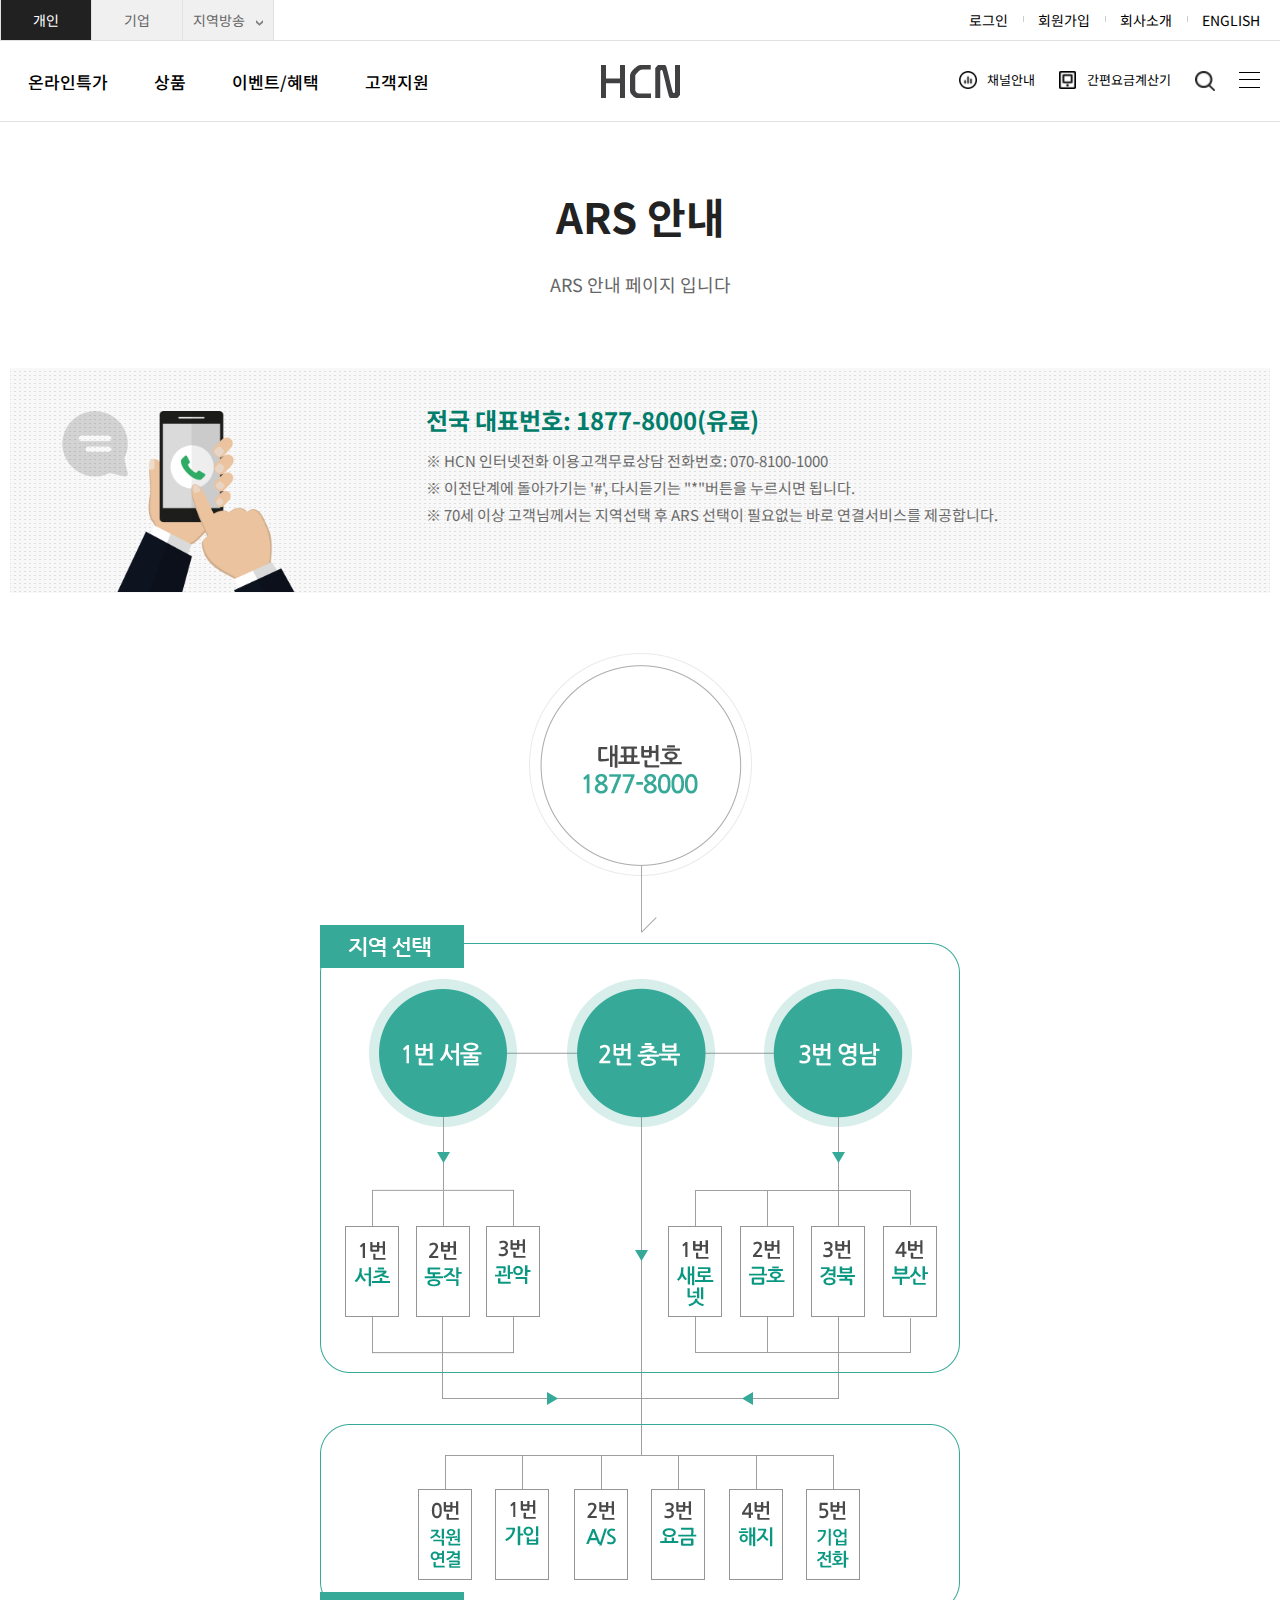
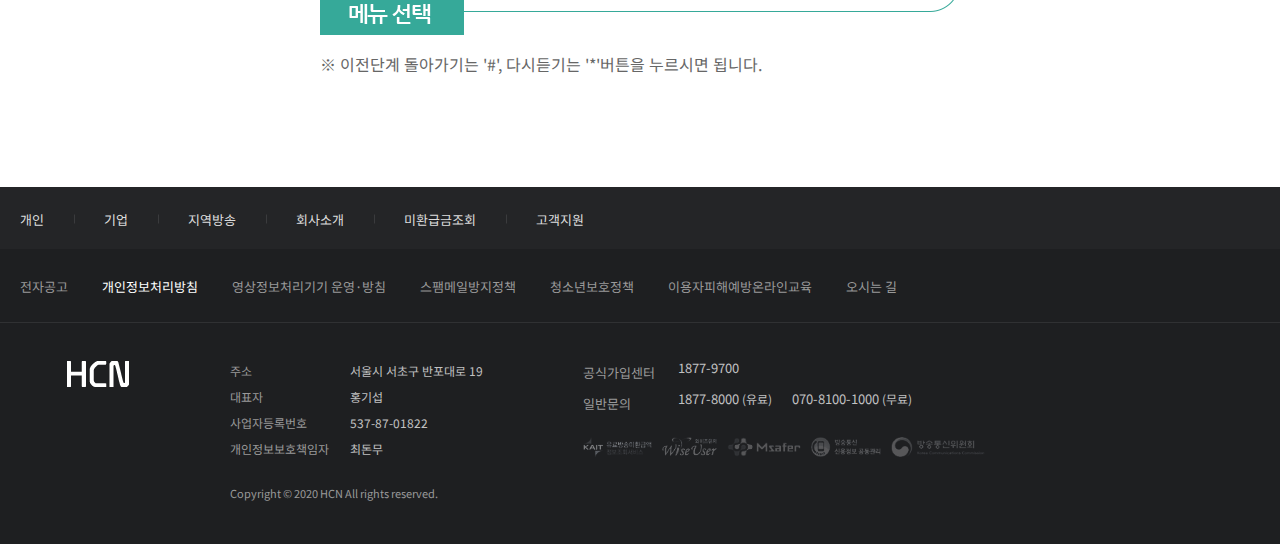
<file: customer/ars.html>
<!DOCTYPE html>
<html lang="en">
<head>
    <meta charset="UTF-8">
    <meta http-equiv="X-UA-Compatible" content="IE=edge">
    <meta name="viewport" content="width=device-width, initial-scale=1.0">
    <title>Document</title>
    <link rel="stylesheet" href="/css/main.css">
    <link rel="stylesheet" href="/css/style.css">
    <link rel="stylesheet" href="https://unpkg.com/swiper/swiper-bundle.min.css"/>
</head>
<body>
    <div class="wrap">
        <header>
            <div class="top-menu">
                <div class="inner-wrap floatCancel">
                    <ul class="site floatCancel">
                        <li class="active">
                            <a href="/index.html">개인</a>
                            <ul class="mo-option">
                                <li class="active">
                                    <a href="/index.html">개인</a>
                                </li>
                                <li>
                                    <a href="">기업</a>
                                </li>
                            </ul>
                        </li>
                        <li><a href="">기업</a></li>
                        <li class="select-box has-child">
                            <a href="">지역방송</a>
                            <ul class="option">
                                <li ><a href="">서초</a></li>
                                <li ><a href="">동작</a></li>
                                <li ><a href="">관악</a></li>
                                <li ><a href="">충북</a></li>
                                <li ><a href="">금호</a></li>
                                <li ><a href="">새로넷</a></li>
                                <li ><a href="">경북</a></li>
                                <li ><a href="">부산</a></li>
                            </ul>
                        </li>
                    </ul>
                    <ul class="utill floatCancel">
                        <li><a href="">로그인</a></li>
                        <li><a href="">회원가입</a></li>
                        <li><a href="">회사소개</a></li>
                        <li><a href="">ENGLISH</a></li>
                    </ul>
                    <div class="mobile-menu">
                        <span></span>
                        <span></span>
                        <span></span>
                    </div>
                </div>
            </div>
            <!-- //top-menu -->
            <div class="gnb-menu">
                <div class="inner-wrap">
                    <h1>
                        <a href="/index.html">
                            <span class="blind">HCN</span>
                        </a>
                    </h1>
        
                    <nav class="web-nav">
                        <ul class="gnb">
                            <li class="depth1">
                                <a href="/online/timesale.html">온라인특가</a>
                                <div class="depth2">
                                    <div class="tit">
                                        <strong>온라인 특가</strong>
                                       <p>오늘만 드리는 HCN의 <br> 특별한 선물!</p>
                                    </div>
                                    <ul class="gnb-list">
                                        <li><a href="/online/timesale.html">타임세일</a></li>
                                        <li><a href="/online/bargain.html">특가상품모음</a></li>
                                        <li><a href="/online/benefit.html">꿀이벤트</a></li>
                                    </ul>
                                </div>
                            </li>
                            <li class="depth1">
                                <a href="">상품</a>
                                <div class="depth2">
                                    <div class="tit">
                                        <strong>상품</strong>
                                        <p>HCN과 함께 <br> 알뜰한 선택하세요</p>
                                    </div>
                                    <ul class="gnb-list">
                                        <li>
                                            <a href="">결합상품</a>
                                            <ul class="depth3">
                                                <li><a href="">방송+인터넷+모바일 결합</a></li>
                                                <li><a href="">방송+극장동시개봉 영화</a></li>
                                                <li><a href="">통신사 모바일결합</a></li>
                                            </ul>
                                        </li>
                                        <li>
                                            <a href="">방송</a>
                                            <ul class="depth3">
                                                <li><a href="">방송 요금제</a></li>
                                                <li><a href="">HD</a></li>
                                                <li><a href="">UHD</a></li>
                                                <li><a href="">스마트HD</a></li>
                                                <li><a href="">뉴HD</a></li>
                                                <li><a href="">부가서비스</a></li>
                                            </ul>
                                        </li>
                                        <li>
                                            <a href="">인터넷</a>
                                            <ul class="depth3">
                                                <li><a href="">인터넷 요금제</a></li>
                                                <li><a href="">초고속인터넷</a></li>
                                                <li><a href="">부가서비스</a></li>
                                            </ul>
                                        </li>
                                        <li>
                                            <a href="">모바일</a>
                                            <ul class="depth3">
                                                <li><a href="">여유 알뜰폰</a></li>
                                                <li><a href="">마이월드 알뜰폰</a></li>
                                                <li><a href="">모빙 알뜰폰</a></li>
                                                <li><a href="">kt skylife 알뜰폰</a></li>
                                            </ul>
                                        </li>
                                        <li>
                                            <a href="">전화</a>
                                            <ul class="depth3">
                                                <li><a href="">인터넷전화</a></li>
                                                <li><a href="">부가서비스</a></li>
                                            </ul>
                                        </li>
                                        <li>
                                            <a href="">생활가전</a>
                                            <ul class="depth3">
                                                <li><a href="">영상가전</a></li>
                                                <li><a href="">주방가전</a></li>
                                                <li><a href="">계절/환경가전</a></li>
                                                <li><a href="">생활가전</a></li>
                                                <li><a href="">뷰티/건강</a></li>
                                                <li><a href="">가구</a></li>
                                                <li><a href="">렌탈케어</a></li>
                                                <li><a href="">기타</a></li>
                                            </ul>
                                        </li>
                                        <li>
                                            <a href="">사무기기</a>
                                            <ul class="depth3">
                                                <li><a href="">레이저</a></li>
                                                <li><a href="">잉크젯</a></li>
                                                <li><a href="">프린팅 박스</a></li>
                                            </ul>
                                        </li>
                                        <li>
                                            <a href="">보안솔루션</a>
                                            <ul class="depth3">
                                                <li><a href="">CCTV</a></li>
                                                <li><a href="">도어락</a></li>
                                            </ul>
                                        </li>
                                        <li>
                                            <a href="">홈인테리어</a>
                                            <ul class="depth3">
                                                <li><a href="">홈LED</a></li>
                                                <li><a href="">중문</a></li>
                                                <li><a href="">샤시</a></li>
                                            </ul>
                                        </li>
                                    </ul>
                                </div>
                            </li>
                            <li class="depth1">
                                <a href="/event/event.html">이벤트/혜택</a>
                                <div class="depth2">
                                    <div class="tit">
                                        <strong>이벤트/혜택</strong>
                                        <p>HCN에서 마련한 <br> 이벤트에 참여하시고, <br> 풍성한 혜택 받아가세요!</p>
                                    </div>
                                    <ul class="gnb-list">
                                        <li><a href="/event/event.html">이벤트</a></li>
                                        <li><a href="/event/card.html">제휴카드</a></li>
                                    </ul>
                                </div>
                            </li>
                            <li class="depth1">
                                <a href="/customer/customerMain.html">고객지원</a>
                                <div class="depth2">
                                    <div class="tit">
                                        <strong>고객지원</strong>
                                        <p>서비스 이용에 관해 <br> 무엇이든지 알려드립니다</p>
                                    </div>
                                    <ul class="gnb-list">
                                        <li>
                                            <a href="/customer/customerMain.html">고객지원</a>
                                        </li>
                                        <li>
                                            <a href="/customer/question.html">자주 묻는 질문</a>
                                        </li>
                                        <li>
                                            <a href="">이용안내</a>
                                            <ul class="depth3">
                                                <li><a href="">공지사항</a></li>
                                                <li><a href="">양식 다운로드</a></li>
                                                
                                            </ul>
                                        </li>
                                        <li>
                                            <a href="">셀프해결가이드</a>
                                            <ul class="depth3">
                                                <li><a href="">방송</a></li>
                                                <li><a href="">인터넷</a></li>
                                                <li><a href="">전화</a></li>
                                                <li><a href="">서비스</a></li>
                                            </ul>
                                        </li>
                                        <li>
                                            <a href="">이용자 피해예방</a>
                                            <ul class="depth3">
                                                <li><a href="">가입단계 피해예방 가이드</a></li>
                                                <li><a href="">이용단계 피해예방 가이드</a></li>
                                                <li><a href="">해지단계 피해예방 가이드</a></li>
                                                <li><a href="">동영상 피해예방 가이드</a></li>
                                                <li><a href="">최신 이용자 피해예방 가이드</a></li>
                                            </ul>
                                        </li>
                                        <li>
                                            <a href="/customer/ars.html">ARS 안내</a>
                                        </li>
                                        <li>
                                            <a href="https://www.kait-tvrefund.kr/" target="_blank" title="새창으로 이동합니다.">미환급금 조회</a>
                                        </li>
                                        <li>
                                            <a href="">인터넷 속도 측정</a>
                                        </li> 
                                    </ul>
                                </div>
                            </li>
                        </ul>
                    </nav>

                    <nav class="mobile-nav">
                        <ul class="floatCancel">
                            <li><a href="/online/timesale.html">온라인특가</a></li>
                            <li><a href="">상품</a></li>
                            <li><a href="/event/event.html">이벤트/혜택</a></li>
                            <li><a href="/customer/customerMain.html">고객지원</a></li>
                        </ul>
                    </nav>
    
                    <ul class="gnb-etc">
                        <li class="btn-chanel"><a href="">채널안내</a></li>
                        <li class="btn-fee"><a href="">간편요금계산기</a></li>
                        <li class="btn-search"><a href=""><span class="blind">검색 버튼</span></a></li>
                        <li class="btn-menu">
                            <a href="" title="전체메뉴 열기">
                                <span></span>
                            </a>
                        </li>
                    </ul>
                </div>
            </div>
            <!-- //gnb-menu -->
            <div class="gnb-bg"></div>
        </header>
        <!-- //header -->
        <main>
            <div class="ars-area tab-common">
                <div class="inner-wrap">
                    <h2>ARS 안내</h2>
                    <p class="tabP">ARS 안내 페이지 입니다</p>

                    <div class="box">
                        <p>전국 대표번호: 1877-8000(유료)</p>
                        <ul>
                            <li>※ HCN 인터넷전화 이용고객무료상담 전화번호: 070-8100-1000</li>
                            <li>※ 이전단계에 돌아가기는 '#', 다시듣기는 "*"버튼을 누르시면 됩니다.</li>
                            <li>※ 70세 이상 고객님께서는 지역선택 후 ARS 선택이 필요없는 바로 연결서비스를 제공합니다.</li>
                        </ul>
                    </div>
                    <!-- //box -->

                    <div class="img-area">
                        <img src="/images/img_img-area.png" alt="">
                        <p>※  이전단계 돌아가기는 '#', 다시듣기는 '*'버튼을 누르시면 됩니다.</p>
                    </div>
                </div>
                <!-- //inner-wrap -->
            </div>
        </main>
        <!-- //main -->
        <footer>
            <div class="inner-wrap">
                <ul class="f-menu1 floatCancel">
                    <li><a href="index.html">개인</a></li>
                    <li><a href="">기업</a></li>
                    <li><a href="">지역방송</a></li>
                    <li><a href="">회사소개</a></li>
                    <li><a href="">미환급금조회</a></li>
                    <li><a href="/customer/customerMain.html">고객지원</a></li>
                </ul>
                <ul class="f-menu2 floatCancel">
                    <li><a href="">전자공고</a></li>
                    <li><a href=""><strong>개인정보처리방침</strong></a></li>
                    <li><a href="">영상정보처리기기 운영&middot;방침</a></li>
                    
                    <li><a href="">스팸메일방지정책</a></li>
                    <li><a href="">청소년보호정책</a></li>
                    <li><a href="">이용자피해예방온라인교육</a></li>
                    <li><a href="">오시는 길</a></li>
                </ul>
                <div class="f-info">
                    <h2>
                        <a href="">
                            <span class="blind">HCN</span>
                        </a>
                    </h2>
                    <div class="adress floatCancel">
                        <ul>
                            <li>
                                <span>주소</span>
                                서울시 서초구 반포대로 19
                            </li>
                            <li>
                                <span>대표자</span>
                                홍기섭
                            </li>
                            <li>
                                <span>사업자등록번호</span>
                                537-87-01822
                            </li>
                            <li>
                                <span>개인정보보호책임자</span>
                                최돈무
                            </li>
                        </ul>
                        <p>Copyright © 2020 HCN All rights reserved.</p>
                    </div>
                    <!-- //adress -->

                    <div class="tel">
                        <dl class="floatCancel">
                            <dt>공식가입센터</dt>
                            <dd><a href="tel:1877-9700">1877-9700</a></dd>
                        </dl>
                        <dl class="floatCancel">
                            <dt>일반문의</dt>
                            <dd>
                                <a href="https://www.hcn.co.kr/www/support/ars.jsp">
                                    1877-8000
                                    <span>(유료)</span>
                                </a>
                            </dd>
                            <dd>
                                <a href="https://www.hcn.co.kr/www/support/ars.jsp">
                                    070-8100-1000
                                    <span>(무료)</span>
                                </a>
                            </dd>
                        </dl>
                    </div>
                    
                    <ul class="f-banner floatCancel">
                        <li><a href="https://www.kait-tvrefund.kr/" target="_blank"><img src="/images/img_f-banner01.png" alt="유료방송미환급액"></a></li>
                        <li><a href="https://wiseuser.go.kr/usermain.do" target="_blank"><img src="/images/img_f-banner02.png" alt="와이즈유저"></a></li>
                        <li><a href="https://www.msafer.or.kr/index.do" target="_blank"><img src="/images/img_f-banner03.png" alt="msafer"></a></li>
                        <li><a href="https://www.credit.or.kr/" target="_blank"><img src="/images/img_f-banner04.png" alt="방송통신 신용정보공동관리"></a></li>
                        <li><a href="https://www.kcc.go.kr/user.do" target="_blank"><img src="/images/img_f-banner05.png" alt="방송통신위원회"></a></li>
                    </ul>
                </div>
                <!-- //f-info -->
            </div>
            <!-- //inner-wrap -->
        </footer>
        <!-- footer -->
    </div>
    <!-- //wrap -->
    <script src="https://code.jquery.com/jquery-1.12.4.min.js"></script>
    <script src="https://unpkg.com/swiper/swiper-bundle.min.js"></script>
    <script src="/js/app.js"></script>
</body>
</html>
</file>
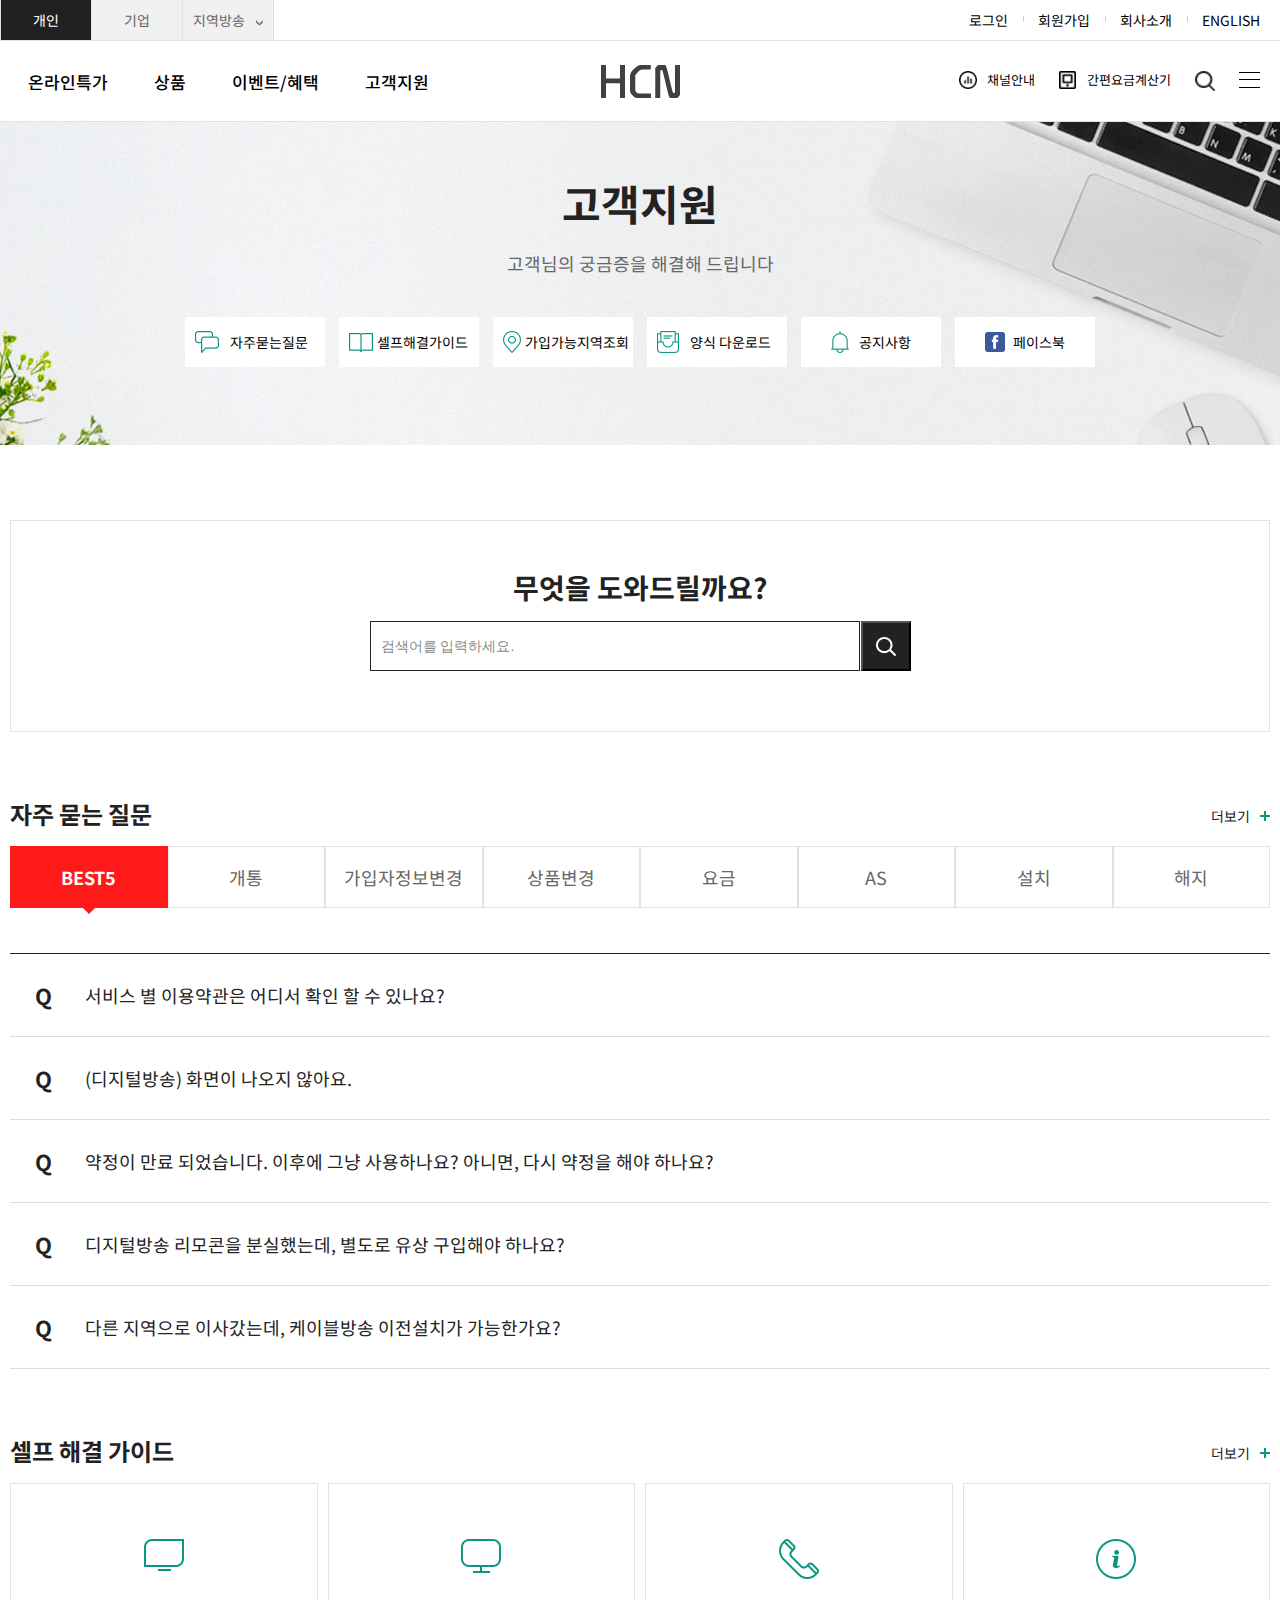
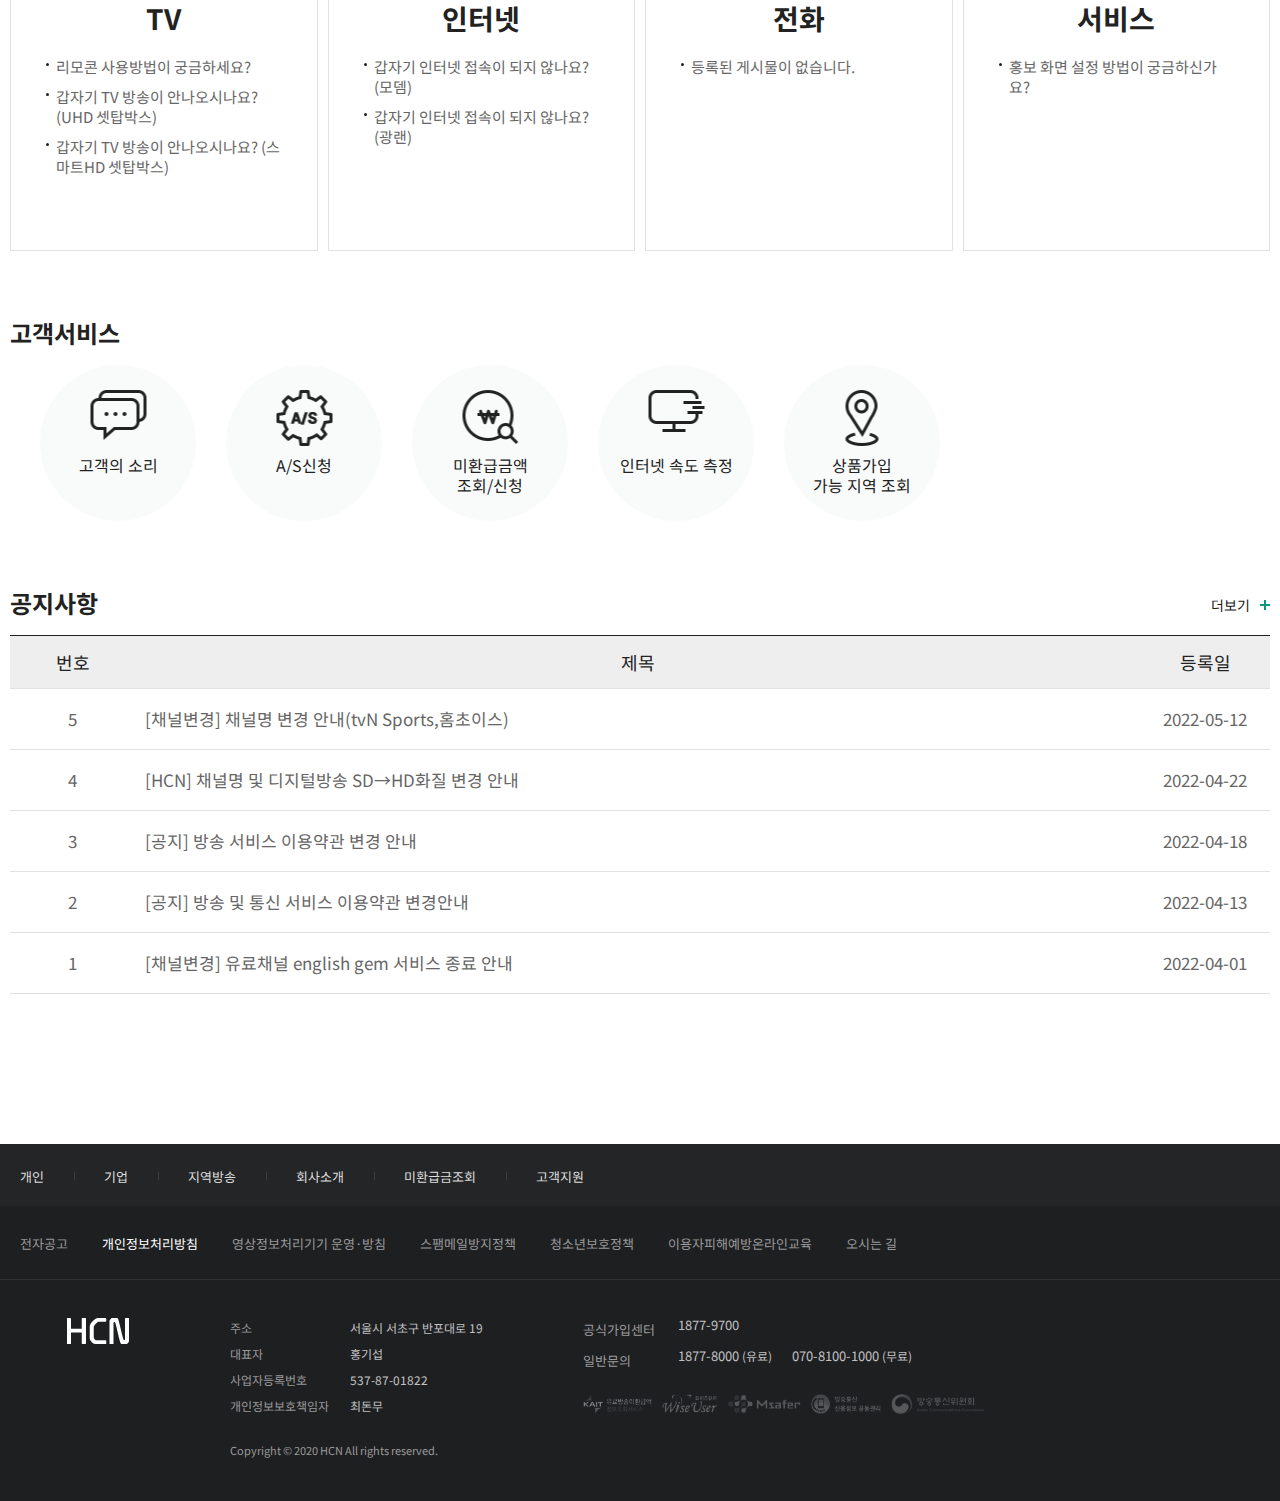
<file: customer/customerMain.html>
<!DOCTYPE html>
<html lang="en">
<head>
    <meta charset="UTF-8">
    <meta http-equiv="X-UA-Compatible" content="IE=edge">
    <meta name="viewport" content="width=device-width, initial-scale=1.0">
    <title>Document</title>
    <link rel="stylesheet" href="/css/main.css">
    <link rel="stylesheet" href="/css/style.css">
    <link rel="stylesheet" href="https://unpkg.com/swiper/swiper-bundle.min.css"/>
</head>
<body>
    <div class="wrap">
         <header>
            <div class="top-menu">
                <div class="inner-wrap floatCancel">
                    <ul class="site floatCancel">
                        <li class="active">
                            <a href="/index.html">개인</a>
                            <ul class="mo-option">
                                <li class="active">
                                    <a href="/index.html">개인</a>
                                </li>
                                <li>
                                    <a href="">기업</a>
                                </li>
                            </ul>
                        </li>
                        <li><a href="">기업</a></li>
                        <li class="select-box has-child">
                            <a href="">지역방송</a>
                            <ul class="option">
                                <li ><a href="">서초</a></li>
                                <li ><a href="">동작</a></li>
                                <li ><a href="">관악</a></li>
                                <li ><a href="">충북</a></li>
                                <li ><a href="">금호</a></li>
                                <li ><a href="">새로넷</a></li>
                                <li ><a href="">경북</a></li>
                                <li ><a href="">부산</a></li>
                            </ul>
                        </li>
                    </ul>
                    <ul class="utill floatCancel">
                        <li><a href="">로그인</a></li>
                        <li><a href="">회원가입</a></li>
                        <li><a href="">회사소개</a></li>
                        <li><a href="">ENGLISH</a></li>
                    </ul>
                    <div class="mobile-menu">
                        <span></span>
                        <span></span>
                        <span></span>
                    </div>
                </div>
            </div>
            <!-- //top-menu -->
            <div class="gnb-menu">
                <div class="inner-wrap">
                    <h1>
                        <a href="/index.html">
                            <span class="blind">HCN</span>
                        </a>
                    </h1>
        
                    <nav class="web-nav">
                        <ul class="gnb">
                            <li class="depth1">
                                <a href="/online/timesale.html">온라인특가</a>
                                <div class="depth2">
                                    <div class="tit">
                                        <strong>온라인 특가</strong>
                                       <p>오늘만 드리는 HCN의 <br> 특별한 선물!</p>
                                    </div>
                                    <ul class="gnb-list">
                                        <li><a href="/online/timesale.html">타임세일</a></li>
                                        <li><a href="/online/bargain.html">특가상품모음</a></li>
                                        <li><a href="/online/benefit.html">꿀이벤트</a></li>
                                    </ul>
                                </div>
                            </li>
                            <li class="depth1">
                                <a href="">상품</a>
                                <div class="depth2">
                                    <div class="tit">
                                        <strong>상품</strong>
                                        <p>HCN과 함께 <br> 알뜰한 선택하세요</p>
                                    </div>
                                    <ul class="gnb-list">
                                        <li>
                                            <a href="">결합상품</a>
                                            <ul class="depth3">
                                                <li><a href="">방송+인터넷+모바일 결합</a></li>
                                                <li><a href="">방송+극장동시개봉 영화</a></li>
                                                <li><a href="">통신사 모바일결합</a></li>
                                            </ul>
                                        </li>
                                        <li>
                                            <a href="">방송</a>
                                            <ul class="depth3">
                                                <li><a href="">방송 요금제</a></li>
                                                <li><a href="">HD</a></li>
                                                <li><a href="">UHD</a></li>
                                                <li><a href="">스마트HD</a></li>
                                                <li><a href="">뉴HD</a></li>
                                                <li><a href="">부가서비스</a></li>
                                            </ul>
                                        </li>
                                        <li>
                                            <a href="">인터넷</a>
                                            <ul class="depth3">
                                                <li><a href="">인터넷 요금제</a></li>
                                                <li><a href="">초고속인터넷</a></li>
                                                <li><a href="">부가서비스</a></li>
                                            </ul>
                                        </li>
                                        <li>
                                            <a href="">모바일</a>
                                            <ul class="depth3">
                                                <li><a href="">여유 알뜰폰</a></li>
                                                <li><a href="">마이월드 알뜰폰</a></li>
                                                <li><a href="">모빙 알뜰폰</a></li>
                                                <li><a href="">kt skylife 알뜰폰</a></li>
                                            </ul>
                                        </li>
                                        <li>
                                            <a href="">전화</a>
                                            <ul class="depth3">
                                                <li><a href="">인터넷전화</a></li>
                                                <li><a href="">부가서비스</a></li>
                                            </ul>
                                        </li>
                                        <li>
                                            <a href="">생활가전</a>
                                            <ul class="depth3">
                                                <li><a href="">영상가전</a></li>
                                                <li><a href="">주방가전</a></li>
                                                <li><a href="">계절/환경가전</a></li>
                                                <li><a href="">생활가전</a></li>
                                                <li><a href="">뷰티/건강</a></li>
                                                <li><a href="">가구</a></li>
                                                <li><a href="">렌탈케어</a></li>
                                                <li><a href="">기타</a></li>
                                            </ul>
                                        </li>
                                        <li>
                                            <a href="">사무기기</a>
                                            <ul class="depth3">
                                                <li><a href="">레이저</a></li>
                                                <li><a href="">잉크젯</a></li>
                                                <li><a href="">프린팅 박스</a></li>
                                            </ul>
                                        </li>
                                        <li>
                                            <a href="">보안솔루션</a>
                                            <ul class="depth3">
                                                <li><a href="">CCTV</a></li>
                                                <li><a href="">도어락</a></li>
                                            </ul>
                                        </li>
                                        <li>
                                            <a href="">홈인테리어</a>
                                            <ul class="depth3">
                                                <li><a href="">홈LED</a></li>
                                                <li><a href="">중문</a></li>
                                                <li><a href="">샤시</a></li>
                                            </ul>
                                        </li>
                                    </ul>
                                </div>
                            </li>
                            <li class="depth1">
                                <a href="/event/event.html">이벤트/혜택</a>
                                <div class="depth2">
                                    <div class="tit">
                                        <strong>이벤트/혜택</strong>
                                        <p>HCN에서 마련한 <br> 이벤트에 참여하시고, <br> 풍성한 혜택 받아가세요!</p>
                                    </div>
                                    <ul class="gnb-list">
                                        <li><a href="/event/event.html">이벤트</a></li>
                                        <li><a href="/event/card.html">제휴카드</a></li>
                                    </ul>
                                </div>
                            </li>
                            <li class="depth1">
                                <a href="/customer/customerMain.html">고객지원</a>
                                <div class="depth2">
                                    <div class="tit">
                                        <strong>고객지원</strong>
                                        <p>서비스 이용에 관해 <br> 무엇이든지 알려드립니다</p>
                                    </div>
                                    <ul class="gnb-list">
                                        <li>
                                            <a href="/customer/customerMain.html">고객지원</a>
                                        </li>
                                        <li>
                                            <a href="/customer/question.html">자주 묻는 질문</a>
                                        </li>
                                        <li>
                                            <a href="">이용안내</a>
                                            <ul class="depth3">
                                                <li><a href="">공지사항</a></li>
                                                <li><a href="">양식 다운로드</a></li>
                                                
                                            </ul>
                                        </li>
                                        <li>
                                            <a href="">셀프해결가이드</a>
                                            <ul class="depth3">
                                                <li><a href="">방송</a></li>
                                                <li><a href="">인터넷</a></li>
                                                <li><a href="">전화</a></li>
                                                <li><a href="">서비스</a></li>
                                            </ul>
                                        </li>
                                        <li>
                                            <a href="">이용자 피해예방</a>
                                            <ul class="depth3">
                                                <li><a href="">가입단계 피해예방 가이드</a></li>
                                                <li><a href="">이용단계 피해예방 가이드</a></li>
                                                <li><a href="">해지단계 피해예방 가이드</a></li>
                                                <li><a href="">동영상 피해예방 가이드</a></li>
                                                <li><a href="">최신 이용자 피해예방 가이드</a></li>
                                            </ul>
                                        </li>
                                        <li>
                                            <a href="/customer/ars.html">ARS 안내</a>
                                        </li>
                                        <li>
                                            <a href="https://www.kait-tvrefund.kr/" target="_blank" title="새창으로 이동합니다.">미환급금 조회</a>
                                        </li>
                                        <li>
                                            <a href="">인터넷 속도 측정</a>
                                        </li> 
                                    </ul>
                                </div>
                            </li>
                        </ul>
                    </nav>

                    <nav class="mobile-nav">
                        <ul class="floatCancel">
                            <li><a href="/online/timesale.html">온라인특가</a></li>
                            <li><a href="">상품</a></li>
                            <li><a href="/event/event.html">이벤트/혜택</a></li>
                            <li><a href="/customer/customerMain.html">고객지원</a></li>
                        </ul>
                    </nav>
    
                    <ul class="gnb-etc">
                        <li class="btn-chanel"><a href="">채널안내</a></li>
                        <li class="btn-fee"><a href="">간편요금계산기</a></li>
                        <li class="btn-search"><a href=""><span class="blind">검색 버튼</span></a></li>
                        <li class="btn-menu">
                            <a href="" title="전체메뉴 열기">
                                <span></span>
                            </a>
                        </li>
                    </ul>
                </div>
            </div>
            <!-- //gnb-menu -->
            <div class="gnb-bg"></div>
        </header>
        <!-- //header -->
        <main>
            <div class="customer-area">
                <div class="banner-wrap">
                    <h2>고객지원</h2>
                    <p>고객님의 궁금증을 해결해 드립니다</p>
                    <ul>
                        <li><a href="">자주묻는질문</a></li>
                        <li><a href="">셀프해결가이드</a></li>
                        <li><a href="">가입가능지역조회</a></li>
                        <li><a href="">양식 다운로드</a></li>
                        <li><a href="">공지사항</a></li>
                        <li><a href="">페이스북</a></li>
                    </ul>
                </div>
                <!-- //banner-wrap -->
                <div class="inner-wrap">    
                    <div class="help-box">
                        <p>무엇을 도와드릴까요?</p>
                        <form action="">
                            <fieldset>
                                <legend class="blind">검색</legend>
                                <input type="text" placeholder="검색어를 입력하세요.">
                                <button type="button" value="검색"></button>
                            </fieldset>
                        </form>
                    </div>
                    <!-- //help-box -->

                    <div class="qna-box">
                        <h3>자주 묻는 질문</h3>
                        <a href="" class="more">더보기</a>
                        <ul class="qna-nav floatCancel">
                            <li data-tabNumb="tab01" class="on">BEST5</li>
                            <li data-tabNumb="tab02">개통</li>
                            <li data-tabNumb="tab03">가입자정보변경</li>
                            <li data-tabNumb="tab04">상품변경</li>
                            <li data-tabNumb="tab05">요금</li>
                            <li data-tabNumb="tab06">AS</li>
                            <li data-tabNumb="tab07">설치</li>
                            <li data-tabNumb="tab08">해지</li>
                        </ul>
                    </div>    
                    <!-- //qna-box -->

                    <ul class="qna-ui">
                        <li>
                            <p>
                                <span class="q">Q</span>
                                서비스 별 이용약관은 어디서 확인 할 수 있나요?
                            </p>
                            <div class="qna-open">
                                <span class="a">A</span>
                                <ul>
                                    <li>고객지원>이용안내>이용약관>홈페이지</li>
                                    <li>고객지원>이용안내>이용약관>결합상품</li>
                                    <li>고객지원>이용안내>이용약관>방송</li>
                                    <li>고객지원>이용안내>이용약관>인터넷</li>
                                    <li>고객지원>이용안내>이용약관>전화</li>
                                    <li>고객지원>이용안내>이용약관>홈리빙</li>
                                </ul>
                            </div>
                        </li>
                        <li> 
                            <p>
                                <span class="q">Q</span>
                                (디지털방송) 화면이 나오지 않아요.
                            </p>
                            <div class="qna-open">
                                <span class="a">A</span>
                                <ul>
                                    <li>"아래의 사항 확인 바랍니다.</li>
                                    <li>1. 전원코드 및 케이블 연결선 확인</li>
                                    <li>2. 채널:외부입력 혹은 컨퍼넌트 설정인지확인</li>
                                    <li>(※ 위 확인 후 이상 없을 시 셋탑박스 재부팅</li>
                                    <li>※자세한 사항은 ☎ 고객센터 1877-8000으로 연락 주십시오."</li>
                                </ul>
                            </div>
                        </li>
                        <li>
                            <p>
                                <span class="q">Q</span>
                                약정이 만료 되었습니다. 이후에 그냥 사용하나요? 아니면, 다시 약정을 해야 하나요?
                            </p>
                            <div class="qna-open">
                                <span class="a">A</span>
                                <ul>
                                    <li>"추후 장기 사용이 지속될 예정이라면, 재약정을 권유 드립니다. 당사 상품을 다시 재약정 하게 되면 많은 혜택을 받을 수 있습니다.</li>
                                    <li>※자세한 사항은 ☎ 고객센터 1877-8000으로 연락 주십시오."</li>
                                </ul>
                            </div>
                        </li>
                        <li>
                            <p>
                                <span class="q">Q</span>
                                디지털방송 리모콘을 분실했는데, 별도로 유상 구입해야 하나요?
                            </p>
                            <div class="qna-open">
                                <span class="a">A</span>
                                <ul>
                                    <li>답변고객의 과실로 분실한 경우는 아래와 같이 유상 구입이 필요합니다.</li>
                                    <li>◆ 스마트/ UHD/ HD리모컨-11,000원(VAT포함)</li>
                                    <li>◆ DtoA 리모컨-5,500원(VAT포함)</li>
                                </ul>
                            </div>
                        </li>
                        <li>
                            <p>
                                <span class="q">Q</span>
                                다른 지역으로 이사갔는데, 케이블방송 이전설치가 가능한가요?
                            </p>
                            <div class="qna-open">
                                <span class="a">A</span>
                                <ul>
                                    <li>현대 HCN은 지역 케이블 방송사이기 때문에, 다른 지역으로 이사 시 이전 설치는 불가능하여, 로밍 서비스를 지원해 드리고 있습니다.</li>
                                    <li>단, 같은 구(※예:서초1동에서 서초2동)로 이사할 경우 이전설치는 가능합니다. 이전 설치비는 고객님의 가입조건에 따라 면제가 가능하며,자세한 문의는 1877-8000으로 주시기 바랍니다.</li>
                                </ul>
                            </div>
                        </li>
                    </ul>
                    <!-- //qna-ui -->

                    <div class="self-guide">
                        <h3>셀프 해결 가이드</h3>
                        <a href="" class="more">더보기</a>
                        <ul class="self-list floatCancel">
                            <li class="self-item">
                                <strong>TV</strong>
                                <ul>
                                    <li>리모콘 사용방법이 궁금하세요?</li>
                                    <li>갑자기 TV 방송이 안나오시나요? (UHD 셋탑박스)</li>
                                    <li>갑자기 TV 방송이 안나오시나요? (스마트HD 셋탑박스)</li>
                                </ul>
                            </li>
                            <li class="self-item">
                                <strong>인터넷</strong>
                                <ul>
                                    <li>갑자기 인터넷 접속이 되지 않나요? (모뎀) </li>
                                    <li>갑자기 인터넷 접속이 되지 않나요? (광랜) </li>
                                </ul>
                            </li>
                            <li class="self-item no-data">
                                <strong>전화</strong>
                                <ul>
                                    <li>등록된 게시물이 없습니다.</li>
                                </ul>
                            </li>
                            <li class="self-item">
                                <strong>서비스</strong>
                                <ul>
                                    <li>홍보 화면 설정 방법이 궁금하신가요?</li>
                                </ul>
                            </li>
                        </ul>
                    </div>
                    <!-- //self-guide -->

                    <div class="service">
                        <h3>고객서비스</h3>
                        <ul class="floatCancel">
                            <li><a href="">고객의 소리</a></li>
                            <li><a href="">A/S신청</a></li>
                            <li><a href="">미환급금액 <br> 조회/신청</a></li>
                            <li><a href="">인터넷 속도 측정</a></li>
                            <li><a href="">상품가입 <br> 가능 지역 조회</a></li>
                        </ul>
                    </div>
                    <!-- //service -->

                    <div class="notice">
                        <h3>공지사항</h3>
                        <a href="" class="more">더보기</a>
                        <table>
                            <caption class="blind">번호, 제목, 등록일로 구분된 공지사항</caption>
                            <thead>
                                <tr>
                                    <th>번호</th>
                                    <th>제목</th>
                                    <th>등록일</th>
                                </tr>
                            </thead>
                            <tbody>
                                <tr>
                                    <td class="num">5</td>
                                    <td class="text">[채널변경] 채널명 변경 안내(tvN Sports,홈초이스)</td>
                                    <td class="date">2022-05-12</td>
                                </tr>
                                <tr>
                                    <td class="num">4</td>
                                    <td class="text">[HCN] 채널명 및 디지털방송 SD→HD화질 변경 안내 </td>
                                    <td class="date">2022-04-22</td>
                                </tr>
                                <tr>
                                    <td class="num">3</td>
                                    <td class="text">[공지] 방송 서비스 이용약관 변경 안내</td>
                                    <td class="date">2022-04-18</td>
                                </tr>
                                <tr>
                                    <td class="num">2</td>
                                    <td class="text">[공지] 방송 및 통신 서비스 이용약관 변경안내 </td>
                                    <td class="date">2022-04-13</td>
                                </tr>
                                <tr>
                                    <td class="num">1</td>
                                    <td class="text">[채널변경] 유료채널 english gem 서비스 종료 안내 </td>
                                    <td class="date">2022-04-01</td>
                                </tr>
                            </tbody>
                        </table>
                    </div>
                    <!-- //notice -->
                </div>
                <!-- //inner-wrap -->
            </div>
            <!-- //contents -->
        </main>
        <!-- //main -->
        <footer>
            <div class="inner-wrap">
                <ul class="f-menu1 floatCancel">
                    <li><a href="index.html">개인</a></li>
                    <li><a href="">기업</a></li>
                    <li><a href="">지역방송</a></li>
                    <li><a href="">회사소개</a></li>
                    <li><a href="">미환급금조회</a></li>
                    <li><a href="/customer/customerMain.html">고객지원</a></li>
                </ul>
                <ul class="f-menu2">
                    <li><a href="">전자공고</a></li>
                    <li><a href=""><strong>개인정보처리방침</strong></a></li>
                    <li><a href="">영상정보처리기기 운영&middot;방침</a></li>
                    
                    <li><a href="">스팸메일방지정책</a></li>
                    <li><a href="">청소년보호정책</a></li>
                    <li><a href="">이용자피해예방온라인교육</a></li>
                    <li><a href="">오시는 길</a></li>
                </ul>
                <div class="f-info">
                    <h2>
                        <a href="">
                            <span class="blind">HCN</span>
                        </a>
                    </h2>

                    <div class="tel">
                        <dl class="floatCancel">
                            <dt>공식가입센터</dt>
                            <dd><a href="tel:1877-9700">1877-9700</a></dd>
                        </dl>
                        <dl class="floatCancel">
                            <dt>일반문의</dt>
                            <dd>
                                <a href="https://www.hcn.co.kr/www/support/ars.jsp">
                                    1877-8000
                                    <span>(유료)</span>
                                </a>
                            </dd>
                            <dd>
                                <a href="https://www.hcn.co.kr/www/support/ars.jsp">
                                    070-8100-1000
                                    <span>(무료)</span>
                                </a>
                            </dd>
                        </dl>
                    </div>
                    <!-- //tel -->
                    
                    <div class="adress floatCancel">
                        <ul>
                            <li>
                                <span>주소</span>
                                서울시 서초구 반포대로 19
                            </li>
                            <li>
                                <span>대표자</span>
                                홍기섭
                            </li>
                            <li>
                                <span>사업자등록번호</span>
                                537-87-01822
                            </li>
                            <li>
                                <span>개인정보보호책임자</span>
                                최돈무
                            </li>
                        </ul>
                        <p>Copyright © 2020 HCN All rights reserved.</p>
                    </div>
                    <!-- //adress -->
                    
                    <ul class="f-banner floatCancel">
                        <li><a href="https://www.kait-tvrefund.kr/" target="_blank"><img src="/images/img_f-banner01.png" alt="유료방송미환급액"></a></li>
                        <li><a href="https://wiseuser.go.kr/usermain.do" target="_blank"><img src="/images/img_f-banner02.png" alt="와이즈유저"></a></li>
                        <li><a href="https://www.msafer.or.kr/index.do" target="_blank"><img src="/images/img_f-banner03.png" alt="msafer"></a></li>
                        <li><a href="https://www.credit.or.kr/" target="_blank"><img src="/images/img_f-banner04.png" alt="방송통신 신용정보공동관리"></a></li>
                        <li><a href="https://www.kcc.go.kr/user.do" target="_blank"><img src="/images/img_f-banner05.png" alt="방송통신위원회"></a></li>
                    </ul>
                </div>
                <!-- //f-info -->
            </div>
            <!-- //inner-wrap -->
        </footer>
        <!-- footer -->
    </div>
    <!-- //wrap -->
    <script src="https://code.jquery.com/jquery-1.12.4.min.js"></script>
    <script src="https://unpkg.com/swiper/swiper-bundle.min.js"></script>
    <script src="/js/app.js"></script>
</body>
</html>
</file>
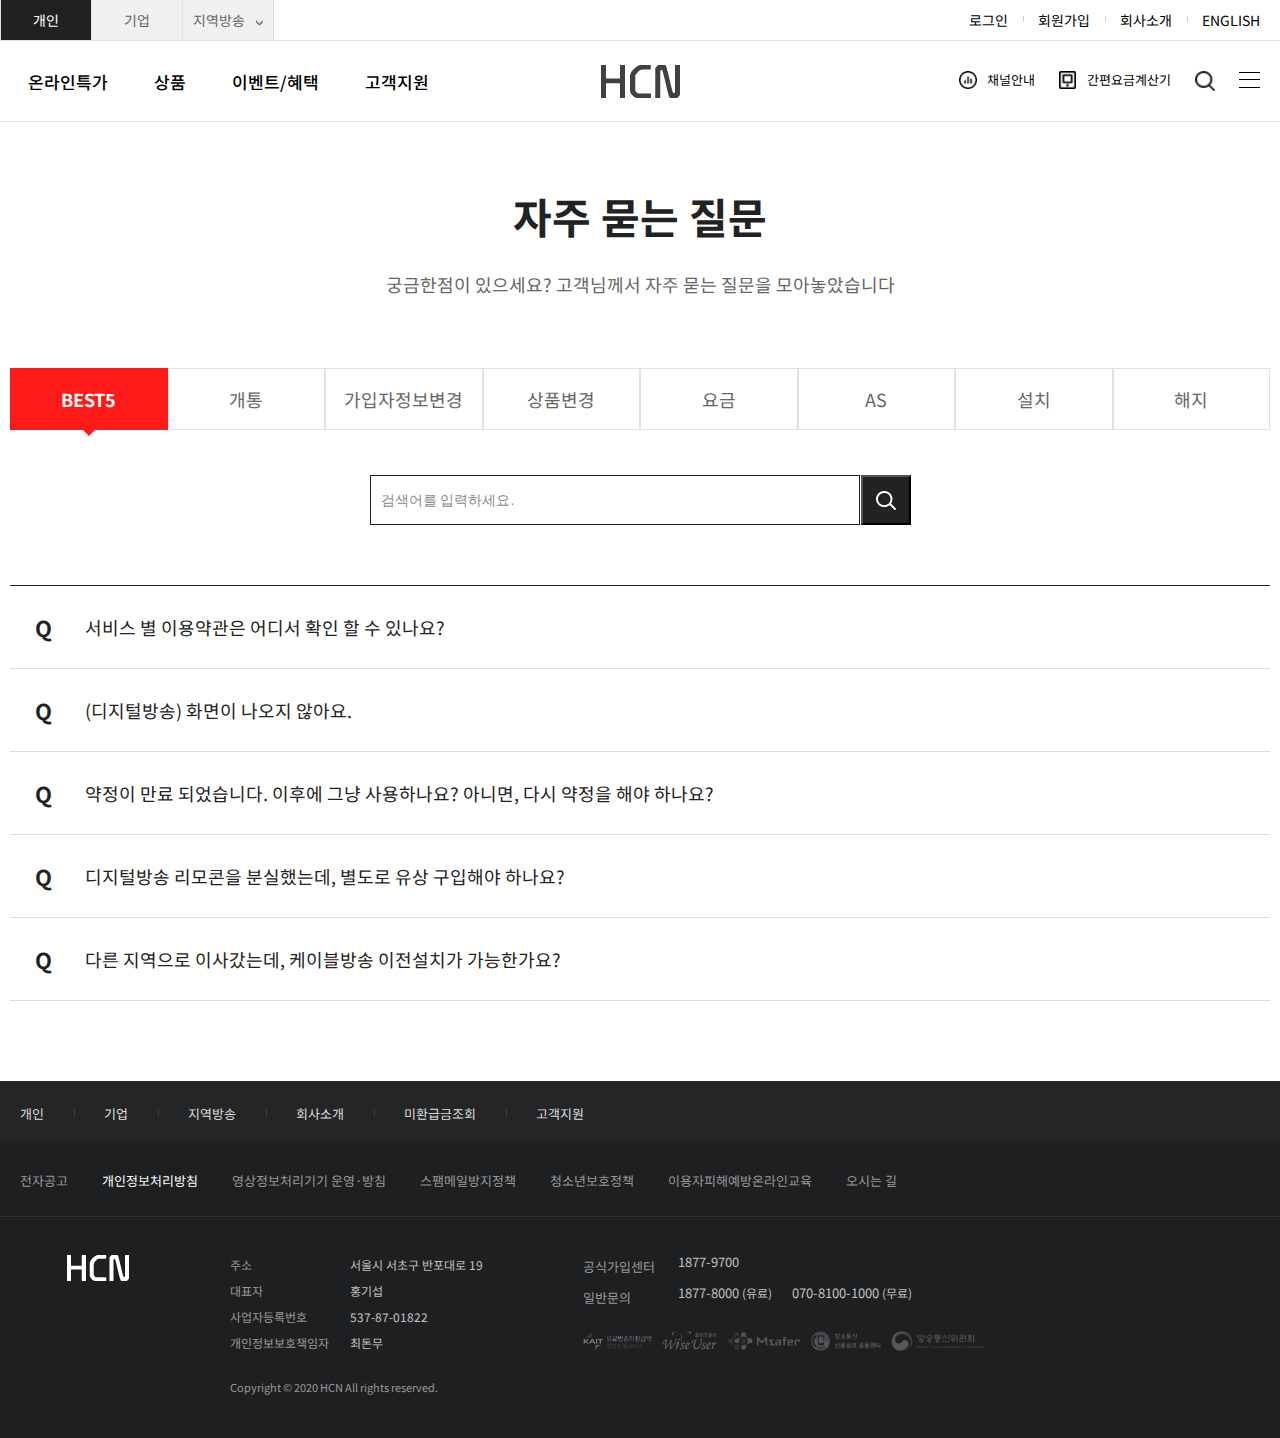
<file: customer/question.html>
<!DOCTYPE html>
<html lang="en">
<head>
    <meta charset="UTF-8">
    <meta http-equiv="X-UA-Compatible" content="IE=edge">
    <meta name="viewport" content="width=device-width, initial-scale=1.0">
    <title>Document</title>
    <link rel="stylesheet" href="/css/main.css">
    <link rel="stylesheet" href="/css/style.css">
    <link rel="stylesheet" href="https://unpkg.com/swiper/swiper-bundle.min.css"/>
</head>
<body>
    <div class="wrap">
         <header>
            <div class="top-menu">
                <div class="inner-wrap floatCancel">
                    <ul class="site floatCancel">
                        <li class="active">
                            <a href="/index.html">개인</a>
                            <ul class="mo-option">
                                <li class="active">
                                    <a href="/index.html">개인</a>
                                </li>
                                <li>
                                    <a href="">기업</a>
                                </li>
                            </ul>
                        </li>
                        <li><a href="">기업</a></li>
                        <li class="select-box has-child">
                            <a href="">지역방송</a>
                            <ul class="option">
                                <li ><a href="">서초</a></li>
                                <li ><a href="">동작</a></li>
                                <li ><a href="">관악</a></li>
                                <li ><a href="">충북</a></li>
                                <li ><a href="">금호</a></li>
                                <li ><a href="">새로넷</a></li>
                                <li ><a href="">경북</a></li>
                                <li ><a href="">부산</a></li>
                            </ul>
                        </li>
                    </ul>
                    <ul class="utill floatCancel">
                        <li><a href="">로그인</a></li>
                        <li><a href="">회원가입</a></li>
                        <li><a href="">회사소개</a></li>
                        <li><a href="">ENGLISH</a></li>
                    </ul>
                    <div class="mobile-menu">
                        <span></span>
                        <span></span>
                        <span></span>
                    </div>
                </div>
            </div>
            <!-- //top-menu -->
            <div class="gnb-menu">
                <div class="inner-wrap">
                    <h1>
                        <a href="/index.html">
                            <span class="blind">HCN</span>
                        </a>
                    </h1>
        
                    <nav class="web-nav">
                        <ul class="gnb">
                            <li class="depth1">
                                <a href="/online/timesale.html">온라인특가</a>
                                <div class="depth2">
                                    <div class="tit">
                                        <strong>온라인 특가</strong>
                                       <p>오늘만 드리는 HCN의 <br> 특별한 선물!</p>
                                    </div>
                                    <ul class="gnb-list">
                                        <li><a href="/online/timesale.html">타임세일</a></li>
                                        <li><a href="/online/bargain.html">특가상품모음</a></li>
                                        <li><a href="/online/benefit.html">꿀이벤트</a></li>
                                    </ul>
                                </div>
                            </li>
                            <li class="depth1">
                                <a href="">상품</a>
                                <div class="depth2">
                                    <div class="tit">
                                        <strong>상품</strong>
                                        <p>HCN과 함께 <br> 알뜰한 선택하세요</p>
                                    </div>
                                    <ul class="gnb-list">
                                        <li>
                                            <a href="">결합상품</a>
                                            <ul class="depth3">
                                                <li><a href="">방송+인터넷+모바일 결합</a></li>
                                                <li><a href="">방송+극장동시개봉 영화</a></li>
                                                <li><a href="">통신사 모바일결합</a></li>
                                            </ul>
                                        </li>
                                        <li>
                                            <a href="">방송</a>
                                            <ul class="depth3">
                                                <li><a href="">방송 요금제</a></li>
                                                <li><a href="">HD</a></li>
                                                <li><a href="">UHD</a></li>
                                                <li><a href="">스마트HD</a></li>
                                                <li><a href="">뉴HD</a></li>
                                                <li><a href="">부가서비스</a></li>
                                            </ul>
                                        </li>
                                        <li>
                                            <a href="">인터넷</a>
                                            <ul class="depth3">
                                                <li><a href="">인터넷 요금제</a></li>
                                                <li><a href="">초고속인터넷</a></li>
                                                <li><a href="">부가서비스</a></li>
                                            </ul>
                                        </li>
                                        <li>
                                            <a href="">모바일</a>
                                            <ul class="depth3">
                                                <li><a href="">여유 알뜰폰</a></li>
                                                <li><a href="">마이월드 알뜰폰</a></li>
                                                <li><a href="">모빙 알뜰폰</a></li>
                                                <li><a href="">kt skylife 알뜰폰</a></li>
                                            </ul>
                                        </li>
                                        <li>
                                            <a href="">전화</a>
                                            <ul class="depth3">
                                                <li><a href="">인터넷전화</a></li>
                                                <li><a href="">부가서비스</a></li>
                                            </ul>
                                        </li>
                                        <li>
                                            <a href="">생활가전</a>
                                            <ul class="depth3">
                                                <li><a href="">영상가전</a></li>
                                                <li><a href="">주방가전</a></li>
                                                <li><a href="">계절/환경가전</a></li>
                                                <li><a href="">생활가전</a></li>
                                                <li><a href="">뷰티/건강</a></li>
                                                <li><a href="">가구</a></li>
                                                <li><a href="">렌탈케어</a></li>
                                                <li><a href="">기타</a></li>
                                            </ul>
                                        </li>
                                        <li>
                                            <a href="">사무기기</a>
                                            <ul class="depth3">
                                                <li><a href="">레이저</a></li>
                                                <li><a href="">잉크젯</a></li>
                                                <li><a href="">프린팅 박스</a></li>
                                            </ul>
                                        </li>
                                        <li>
                                            <a href="">보안솔루션</a>
                                            <ul class="depth3">
                                                <li><a href="">CCTV</a></li>
                                                <li><a href="">도어락</a></li>
                                            </ul>
                                        </li>
                                        <li>
                                            <a href="">홈인테리어</a>
                                            <ul class="depth3">
                                                <li><a href="">홈LED</a></li>
                                                <li><a href="">중문</a></li>
                                                <li><a href="">샤시</a></li>
                                            </ul>
                                        </li>
                                    </ul>
                                </div>
                            </li>
                            <li class="depth1">
                                <a href="/event/event.html">이벤트/혜택</a>
                                <div class="depth2">
                                    <div class="tit">
                                        <strong>이벤트/혜택</strong>
                                        <p>HCN에서 마련한 <br> 이벤트에 참여하시고, <br> 풍성한 혜택 받아가세요!</p>
                                    </div>
                                    <ul class="gnb-list">
                                        <li><a href="/event/event.html">이벤트</a></li>
                                        <li><a href="/event/card.html">제휴카드</a></li>
                                    </ul>
                                </div>
                            </li>
                            <li class="depth1">
                                <a href="/customer/customerMain.html">고객지원</a>
                                <div class="depth2">
                                    <div class="tit">
                                        <strong>고객지원</strong>
                                        <p>서비스 이용에 관해 <br> 무엇이든지 알려드립니다</p>
                                    </div>
                                    <ul class="gnb-list">
                                        <li>
                                            <a href="/customer/customerMain.html">고객지원</a>
                                        </li>
                                        <li>
                                            <a href="/customer/question.html">자주 묻는 질문</a>
                                        </li>
                                        <li>
                                            <a href="">이용안내</a>
                                            <ul class="depth3">
                                                <li><a href="">공지사항</a></li>
                                                <li><a href="">양식 다운로드</a></li>
                                                
                                            </ul>
                                        </li>
                                        <li>
                                            <a href="">셀프해결가이드</a>
                                            <ul class="depth3">
                                                <li><a href="">방송</a></li>
                                                <li><a href="">인터넷</a></li>
                                                <li><a href="">전화</a></li>
                                                <li><a href="">서비스</a></li>
                                            </ul>
                                        </li>
                                        <li>
                                            <a href="">이용자 피해예방</a>
                                            <ul class="depth3">
                                                <li><a href="">가입단계 피해예방 가이드</a></li>
                                                <li><a href="">이용단계 피해예방 가이드</a></li>
                                                <li><a href="">해지단계 피해예방 가이드</a></li>
                                                <li><a href="">동영상 피해예방 가이드</a></li>
                                                <li><a href="">최신 이용자 피해예방 가이드</a></li>
                                            </ul>
                                        </li>
                                        <li>
                                            <a href="/customer/ars.html">ARS 안내</a>
                                        </li>
                                        <li>
                                            <a href="https://www.kait-tvrefund.kr/" target="_blank" title="새창으로 이동합니다.">미환급금 조회</a>
                                        </li>
                                        <li>
                                            <a href="">인터넷 속도 측정</a>
                                        </li> 
                                    </ul>
                                </div>
                            </li>
                        </ul>
                    </nav>

                    <nav class="mobile-nav">
                        <ul class="floatCancel">
                            <li><a href="/online/timesale.html">온라인특가</a></li>
                            <li><a href="">상품</a></li>
                            <li><a href="/event/event.html">이벤트/혜택</a></li>
                            <li><a href="/customer/customerMain.html">고객지원</a></li>
                        </ul>
                    </nav>
    
                    <ul class="gnb-etc">
                        <li class="btn-chanel"><a href="">채널안내</a></li>
                        <li class="btn-fee"><a href="">간편요금계산기</a></li>
                        <li class="btn-search"><a href=""><span class="blind">검색 버튼</span></a></li>
                        <li class="btn-menu">
                            <a href="" title="전체메뉴 열기">
                                <span></span>
                            </a>
                        </li>
                    </ul>
                </div>
            </div>
            <!-- //gnb-menu -->
            <div class="gnb-bg"></div>
        </header>
        <!-- //header -->
        <main>
            <div class="question-area tab-common">
                <div class="inner-wrap">
                    <h2>자주 묻는 질문</h2>
                    <p class="tabP">궁금한점이 있으세요? 고객님께서 자주 묻는 질문을 모아놓았습니다</p>

                    <div class="qna-box">
                        <ul class="qna-nav floatCancel">
                            <li data-tabNumb="tab01" class="on">BEST5</li>
                            <li data-tabNumb="tab02">개통</li>
                            <li data-tabNumb="tab03">가입자정보변경</li>
                            <li data-tabNumb="tab04">상품변경</li>
                            <li data-tabNumb="tab05">요금</li>
                            <li data-tabNumb="tab06">AS</li>
                            <li data-tabNumb="tab07">설치</li>
                            <li data-tabNumb="tab08">해지</li>
                        </ul>
                    </div>
                    <!-- //qna-box -->

                    <div class="help-box">
                        <form action="">
                            <fieldset>
                                <legend class="blind">검색</legend>
                                <input type="text" placeholder="검색어를 입력하세요.">
                                <button type="button" value="검색"></button>
                            </fieldset>
                        </form>
                    </div>
                    <!-- //help-box -->
                    
                    <ul class="qna-ui">
                        <li>
                            <p>
                                <span class="q">Q</span>
                                서비스 별 이용약관은 어디서 확인 할 수 있나요?
                            </p>
                            <div class="qna-open">
                                <span class="a">A</span>
                                <ul>
                                    <li>고객지원>이용안내>이용약관>홈페이지</li>
                                    <li>고객지원>이용안내>이용약관>결합상품</li>
                                    <li>고객지원>이용안내>이용약관>방송</li>
                                    <li>고객지원>이용안내>이용약관>인터넷</li>
                                    <li>고객지원>이용안내>이용약관>전화</li>
                                    <li>고객지원>이용안내>이용약관>홈리빙</li>
                                </ul>
                            </div>
                        </li>
                        <li> 
                            <p>
                                <span class="q">Q</span>
                                (디지털방송) 화면이 나오지 않아요.
                            </p>
                            <div class="qna-open">
                                <span class="a">A</span>
                                <ul>
                                    <li>"아래의 사항 확인 바랍니다.</li>
                                    <li>1. 전원코드 및 케이블 연결선 확인</li>
                                    <li>2. 채널:외부입력 혹은 컨퍼넌트 설정인지확인</li>
                                    <li>(※ 위 확인 후 이상 없을 시 셋탑박스 재부팅</li>
                                    <li>※자세한 사항은 ☎ 고객센터 1877-8000으로 연락 주십시오."</li>
                                </ul>
                            </div>
                        </li>
                        <li>
                            <p>
                                <span class="q">Q</span>
                                약정이 만료 되었습니다. 이후에 그냥 사용하나요? 아니면, 다시 약정을 해야 하나요?
                            </p>
                            <div class="qna-open">
                                <span class="a">A</span>
                                <ul>
                                    <li>"추후 장기 사용이 지속될 예정이라면, 재약정을 권유 드립니다. 당사 상품을 다시 재약정 하게 되면 많은 혜택을 받을 수 있습니다.</li>
                                    <li>※자세한 사항은 ☎ 고객센터 1877-8000으로 연락 주십시오."</li>
                                </ul>
                            </div>
                        </li>
                        <li>
                            <p>
                                <span class="q">Q</span>
                                디지털방송 리모콘을 분실했는데, 별도로 유상 구입해야 하나요?
                            </p>
                            <div class="qna-open">
                                <span class="a">A</span>
                                <ul>
                                    <li>답변고객의 과실로 분실한 경우는 아래와 같이 유상 구입이 필요합니다.</li>
                                    <li>◆ 스마트/ UHD/ HD리모컨-11,000원(VAT포함)</li>
                                    <li>◆ DtoA 리모컨-5,500원(VAT포함)</li>
                                </ul>
                            </div>
                        </li>
                        <li>
                            <p>
                                <span class="q">Q</span>
                                다른 지역으로 이사갔는데, 케이블방송 이전설치가 가능한가요?
                            </p>
                            <div class="qna-open">
                                <span class="a">A</span>
                                <ul>
                                    <li>현대 HCN은 지역 케이블 방송사이기 때문에, 다른 지역으로 이사 시 이전 설치는 불가능하여, 로밍 서비스를 지원해 드리고 있습니다.</li>
                                    <li>단, 같은 구(※예:서초1동에서 서초2동)로 이사할 경우 이전설치는 가능합니다. 이전 설치비는 고객님의 가입조건에 따라 면제가 가능하며,자세한 문의는 1877-8000으로 주시기 바랍니다.</li>
                                </ul>
                            </div>
                        </li>
                    </ul>
                    <!-- //qna-ui -->
                </div>
                <!-- //inner-wrap -->
            </div>
        </main>
        <!-- //main -->
        <footer>
            <div class="inner-wrap">
                <ul class="f-menu1 floatCancel">
                    <li><a href="index.html">개인</a></li>
                    <li><a href="">기업</a></li>
                    <li><a href="">지역방송</a></li>
                    <li><a href="">회사소개</a></li>
                    <li><a href="">미환급금조회</a></li>
                    <li><a href="/customer/customerMain.html">고객지원</a></li>
                </ul>
                <ul class="f-menu2 floatCancel">
                    <li><a href="">전자공고</a></li>
                    <li><a href=""><strong>개인정보처리방침</strong></a></li>
                    <li><a href="">영상정보처리기기 운영&middot;방침</a></li>
                    
                    <li><a href="">스팸메일방지정책</a></li>
                    <li><a href="">청소년보호정책</a></li>
                    <li><a href="">이용자피해예방온라인교육</a></li>
                    <li><a href="">오시는 길</a></li>
                </ul>
                <div class="f-info">
                    <h2>
                        <a href="">
                            <span class="blind">HCN</span>
                        </a>
                    </h2>
                    <div class="adress floatCancel">
                        <ul>
                            <li>
                                <span>주소</span>
                                서울시 서초구 반포대로 19
                            </li>
                            <li>
                                <span>대표자</span>
                                홍기섭
                            </li>
                            <li>
                                <span>사업자등록번호</span>
                                537-87-01822
                            </li>
                            <li>
                                <span>개인정보보호책임자</span>
                                최돈무
                            </li>
                        </ul>
                        <p>Copyright © 2020 HCN All rights reserved.</p>
                    </div>
                    <!-- //adress -->

                    <div class="tel">
                        <dl class="floatCancel">
                            <dt>공식가입센터</dt>
                            <dd><a href="tel:1877-9700">1877-9700</a></dd>
                        </dl>
                        <dl class="floatCancel">
                            <dt>일반문의</dt>
                            <dd>
                                <a href="https://www.hcn.co.kr/www/support/ars.jsp">
                                    1877-8000
                                    <span>(유료)</span>
                                </a>
                            </dd>
                            <dd>
                                <a href="https://www.hcn.co.kr/www/support/ars.jsp">
                                    070-8100-1000
                                    <span>(무료)</span>
                                </a>
                            </dd>
                        </dl>
                    </div>
                    
                    <ul class="f-banner floatCancel">
                        <li><a href="https://www.kait-tvrefund.kr/" target="_blank"><img src="/images/img_f-banner01.png" alt="유료방송미환급액"></a></li>
                        <li><a href="https://wiseuser.go.kr/usermain.do" target="_blank"><img src="/images/img_f-banner02.png" alt="와이즈유저"></a></li>
                        <li><a href="https://www.msafer.or.kr/index.do" target="_blank"><img src="/images/img_f-banner03.png" alt="msafer"></a></li>
                        <li><a href="https://www.credit.or.kr/" target="_blank"><img src="/images/img_f-banner04.png" alt="방송통신 신용정보공동관리"></a></li>
                        <li><a href="https://www.kcc.go.kr/user.do" target="_blank"><img src="/images/img_f-banner05.png" alt="방송통신위원회"></a></li>
                    </ul>
                </div>
                <!-- //f-info -->
            </div>
            <!-- //inner-wrap -->
        </footer>
        <!-- footer -->
    </div>
    <!-- //wrap -->
    <script src="https://code.jquery.com/jquery-1.12.4.min.js"></script>
    <script src="https://unpkg.com/swiper/swiper-bundle.min.js"></script>
    <script src="/js/app.js"></script>
</body>
</html>
</file>
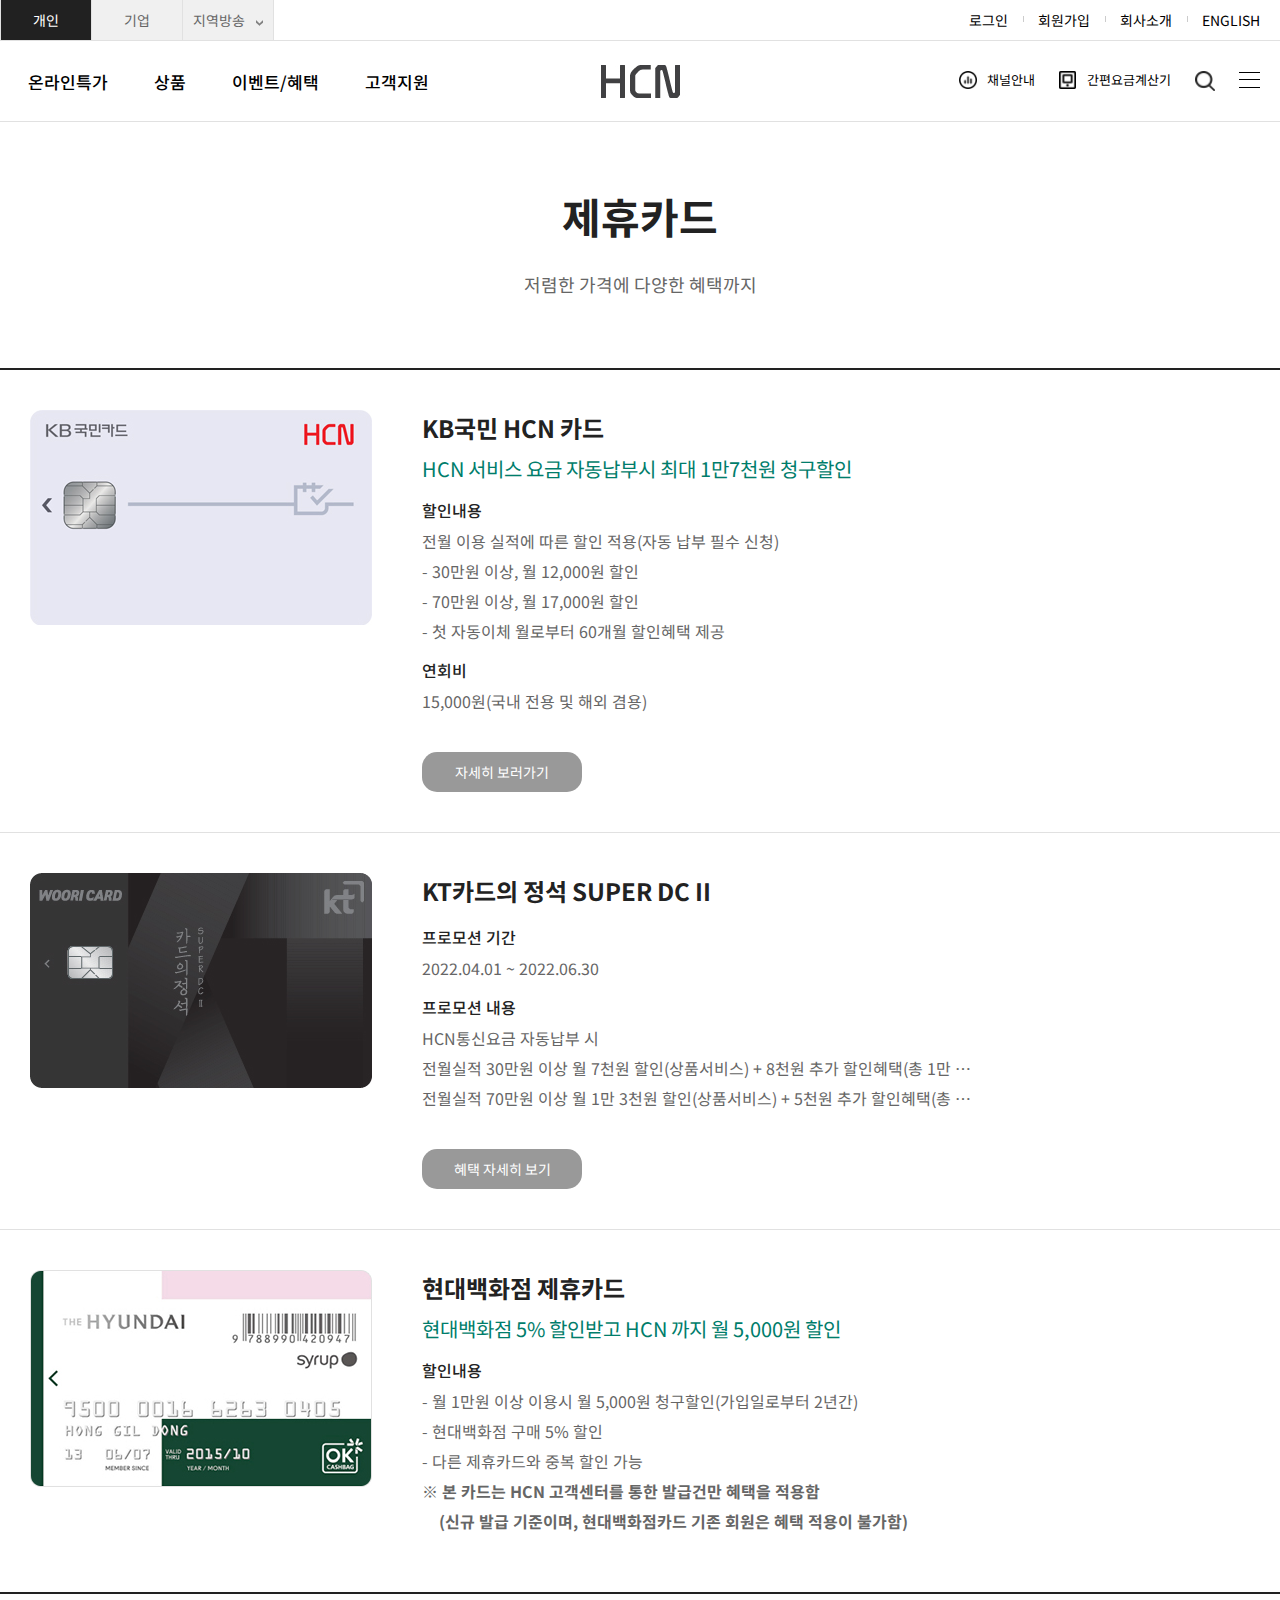
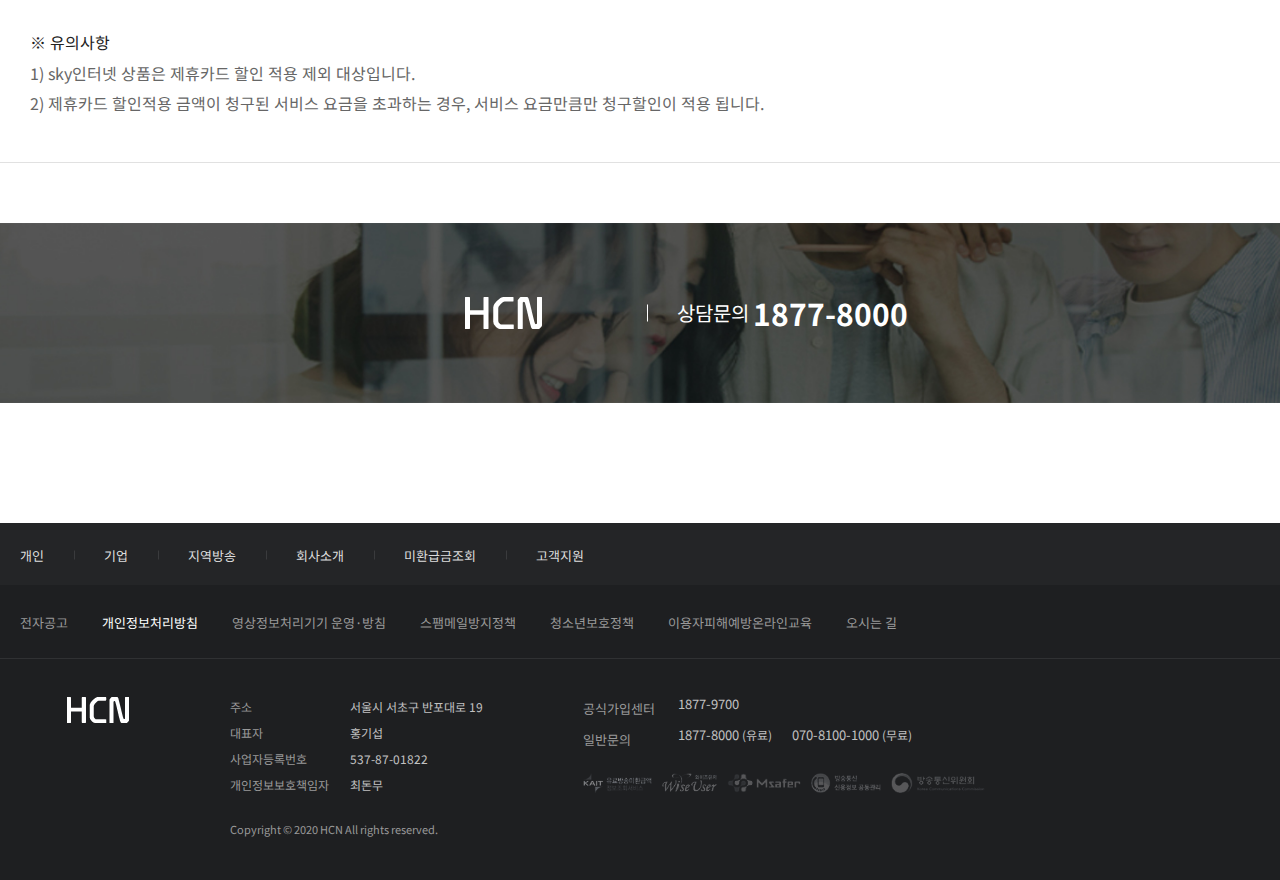
<file: event/card.html>
<!DOCTYPE html>
<html lang="en">
<head>
    <meta charset="UTF-8">
    <meta http-equiv="X-UA-Compatible" content="IE=edge">
    <meta name="viewport" content="width=device-width, initial-scale=1.0">
    <title>Document</title>
    <link rel="stylesheet" href="/css/main.css">
    <link rel="stylesheet" href="/css/style.css">
    <link rel="stylesheet" href="https://unpkg.com/swiper/swiper-bundle.min.css"/>
</head>
<body>
    <div class="wrap">
         <header>
            <div class="top-menu">
                <div class="inner-wrap floatCancel">
                    <ul class="site floatCancel">
                        <li class="active">
                            <a href="/index.html">개인</a>
                            <ul class="mo-option">
                                <li class="active">
                                    <a href="/index.html">개인</a>
                                </li>
                                <li>
                                    <a href="">기업</a>
                                </li>
                            </ul>
                        </li>
                        <li><a href="">기업</a></li>
                        <li class="select-box has-child">
                            <a href="">지역방송</a>
                            <ul class="option">
                                <li ><a href="">서초</a></li>
                                <li ><a href="">동작</a></li>
                                <li ><a href="">관악</a></li>
                                <li ><a href="">충북</a></li>
                                <li ><a href="">금호</a></li>
                                <li ><a href="">새로넷</a></li>
                                <li ><a href="">경북</a></li>
                                <li ><a href="">부산</a></li>
                            </ul>
                        </li>
                    </ul>
                    <ul class="utill floatCancel">
                        <li><a href="">로그인</a></li>
                        <li><a href="">회원가입</a></li>
                        <li><a href="">회사소개</a></li>
                        <li><a href="">ENGLISH</a></li>
                    </ul>
                    <div class="mobile-menu">
                        <span></span>
                        <span></span>
                        <span></span>
                    </div>
                </div>
            </div>
            <!-- //top-menu -->
            <div class="gnb-menu">
                <div class="inner-wrap">
                    <h1>
                        <a href="/index.html">
                            <span class="blind">HCN</span>
                        </a>
                    </h1>
        
                    <nav class="web-nav">
                        <ul class="gnb">
                            <li class="depth1">
                                <a href="/online/timesale.html">온라인특가</a>
                                <div class="depth2">
                                    <div class="tit">
                                        <strong>온라인 특가</strong>
                                       <p>오늘만 드리는 HCN의 <br> 특별한 선물!</p>
                                    </div>
                                    <ul class="gnb-list">
                                        <li><a href="/online/timesale.html">타임세일</a></li>
                                        <li><a href="/online/bargain.html">특가상품모음</a></li>
                                        <li><a href="/online/benefit.html">꿀이벤트</a></li>
                                    </ul>
                                </div>
                            </li>
                            <li class="depth1">
                                <a href="">상품</a>
                                <div class="depth2">
                                    <div class="tit">
                                        <strong>상품</strong>
                                        <p>HCN과 함께 <br> 알뜰한 선택하세요</p>
                                    </div>
                                    <ul class="gnb-list">
                                        <li>
                                            <a href="">결합상품</a>
                                            <ul class="depth3">
                                                <li><a href="">방송+인터넷+모바일 결합</a></li>
                                                <li><a href="">방송+극장동시개봉 영화</a></li>
                                                <li><a href="">통신사 모바일결합</a></li>
                                            </ul>
                                        </li>
                                        <li>
                                            <a href="">방송</a>
                                            <ul class="depth3">
                                                <li><a href="">방송 요금제</a></li>
                                                <li><a href="">HD</a></li>
                                                <li><a href="">UHD</a></li>
                                                <li><a href="">스마트HD</a></li>
                                                <li><a href="">뉴HD</a></li>
                                                <li><a href="">부가서비스</a></li>
                                            </ul>
                                        </li>
                                        <li>
                                            <a href="">인터넷</a>
                                            <ul class="depth3">
                                                <li><a href="">인터넷 요금제</a></li>
                                                <li><a href="">초고속인터넷</a></li>
                                                <li><a href="">부가서비스</a></li>
                                            </ul>
                                        </li>
                                        <li>
                                            <a href="">모바일</a>
                                            <ul class="depth3">
                                                <li><a href="">여유 알뜰폰</a></li>
                                                <li><a href="">마이월드 알뜰폰</a></li>
                                                <li><a href="">모빙 알뜰폰</a></li>
                                                <li><a href="">kt skylife 알뜰폰</a></li>
                                            </ul>
                                        </li>
                                        <li>
                                            <a href="">전화</a>
                                            <ul class="depth3">
                                                <li><a href="">인터넷전화</a></li>
                                                <li><a href="">부가서비스</a></li>
                                            </ul>
                                        </li>
                                        <li>
                                            <a href="">생활가전</a>
                                            <ul class="depth3">
                                                <li><a href="">영상가전</a></li>
                                                <li><a href="">주방가전</a></li>
                                                <li><a href="">계절/환경가전</a></li>
                                                <li><a href="">생활가전</a></li>
                                                <li><a href="">뷰티/건강</a></li>
                                                <li><a href="">가구</a></li>
                                                <li><a href="">렌탈케어</a></li>
                                                <li><a href="">기타</a></li>
                                            </ul>
                                        </li>
                                        <li>
                                            <a href="">사무기기</a>
                                            <ul class="depth3">
                                                <li><a href="">레이저</a></li>
                                                <li><a href="">잉크젯</a></li>
                                                <li><a href="">프린팅 박스</a></li>
                                            </ul>
                                        </li>
                                        <li>
                                            <a href="">보안솔루션</a>
                                            <ul class="depth3">
                                                <li><a href="">CCTV</a></li>
                                                <li><a href="">도어락</a></li>
                                            </ul>
                                        </li>
                                        <li>
                                            <a href="">홈인테리어</a>
                                            <ul class="depth3">
                                                <li><a href="">홈LED</a></li>
                                                <li><a href="">중문</a></li>
                                                <li><a href="">샤시</a></li>
                                            </ul>
                                        </li>
                                    </ul>
                                </div>
                            </li>
                            <li class="depth1">
                                <a href="/event/event.html">이벤트/혜택</a>
                                <div class="depth2">
                                    <div class="tit">
                                        <strong>이벤트/혜택</strong>
                                        <p>HCN에서 마련한 <br> 이벤트에 참여하시고, <br> 풍성한 혜택 받아가세요!</p>
                                    </div>
                                    <ul class="gnb-list">
                                        <li><a href="/event/event.html">이벤트</a></li>
                                        <li><a href="/event/card.html">제휴카드</a></li>
                                    </ul>
                                </div>
                            </li>
                            <li class="depth1">
                                <a href="/customer/customerMain.html">고객지원</a>
                                <div class="depth2">
                                    <div class="tit">
                                        <strong>고객지원</strong>
                                        <p>서비스 이용에 관해 <br> 무엇이든지 알려드립니다</p>
                                    </div>
                                    <ul class="gnb-list">
                                        <li>
                                            <a href="/customer/customerMain.html">고객지원</a>
                                        </li>
                                        <li>
                                            <a href="/customer/question.html">자주 묻는 질문</a>
                                        </li>
                                        <li>
                                            <a href="">이용안내</a>
                                            <ul class="depth3">
                                                <li><a href="">공지사항</a></li>
                                                <li><a href="">양식 다운로드</a></li>
                                                
                                            </ul>
                                        </li>
                                        <li>
                                            <a href="">셀프해결가이드</a>
                                            <ul class="depth3">
                                                <li><a href="">방송</a></li>
                                                <li><a href="">인터넷</a></li>
                                                <li><a href="">전화</a></li>
                                                <li><a href="">서비스</a></li>
                                            </ul>
                                        </li>
                                        <li>
                                            <a href="">이용자 피해예방</a>
                                            <ul class="depth3">
                                                <li><a href="">가입단계 피해예방 가이드</a></li>
                                                <li><a href="">이용단계 피해예방 가이드</a></li>
                                                <li><a href="">해지단계 피해예방 가이드</a></li>
                                                <li><a href="">동영상 피해예방 가이드</a></li>
                                                <li><a href="">최신 이용자 피해예방 가이드</a></li>
                                            </ul>
                                        </li>
                                        <li>
                                            <a href="/customer/ars.html">ARS 안내</a>
                                        </li>
                                        <li>
                                            <a href="https://www.kait-tvrefund.kr/" target="_blank" title="새창으로 이동합니다.">미환급금 조회</a>
                                        </li>
                                        <li>
                                            <a href="">인터넷 속도 측정</a>
                                        </li> 
                                    </ul>
                                </div>
                            </li>
                        </ul>
                    </nav>

                    <nav class="mobile-nav">
                        <ul class="floatCancel">
                            <li><a href="/online/timesale.html">온라인특가</a></li>
                            <li><a href="">상품</a></li>
                            <li><a href="/event/event.html">이벤트/혜택</a></li>
                            <li><a href="/customer/customerMain.html">고객지원</a></li>
                        </ul>
                    </nav>
    
                    <ul class="gnb-etc">
                        <li class="btn-chanel"><a href="">채널안내</a></li>
                        <li class="btn-fee"><a href="">간편요금계산기</a></li>
                        <li class="btn-search"><a href=""><span class="blind">검색 버튼</span></a></li>
                        <li class="btn-menu">
                            <a href="" title="전체메뉴 열기">
                                <span></span>
                            </a>
                        </li>
                    </ul>
                </div>
            </div>
            <!-- //gnb-menu -->
            <div class="gnb-bg"></div>
        </header>
        <!-- //header -->
        <main>
            <div class="card-area tab-common">
                <div class="inner-wrap">
                    <h2>제휴카드</h2>
                    <p class="tabP">저렴한 가격에 다양한 혜택까지</p>
                    <div class="card-list">
                        <ul>
                            <li class="floatCancel">
                                <div class="img-wrap"><img src="/images/img_card01.jpg" alt=""></div>
                                <div class="text-wrap">
                                    <h3>KB국민 HCN 카드</h3>
                                    <p>HCN 서비스 요금 자동납부시 최대 1만7천원 청구할인</p>
                                    <dl>
                                        <dt>할인내용</dt>
                                        <dd>전월 이용 실적에 따른 할인 적용(자동 납부 필수 신청)</dd>
                                        <dd>- 30만원 이상, 월 12,000원 할인</dd>
                                        <dd>- 70만원 이상, 월 17,000원 할인</dd>
                                        <dd>- 첫 자동이체 월로부터 60개월 할인혜택 제공</dd>
                                    </dl>
                                    <dl>
                                        <dt>연회비</dt>
                                        <dd>15,000원(국내 전용 및 해외 겸용)</dd>
                                    </dl>
                                    <a href="" class="btn">자세히 보러가기</a>
                                </div>
                            </li>
                            <li class="floatCancel">
                                <div class="img-wrap"><img src="/images/img_card02.jpg" alt=""></div>
                                <div class="text-wrap">
                                    <h3>KT카드의 정석 SUPER DC II</h3>
                                    <dl>
                                        <dt>프로모션 기간</dt>
                                        <dd>2022.04.01 ~ 2022.06.30</dd>
                                    </dl>
                                    <dl>
                                        <dt>프로모션 내용</dt>
                                        <dd>HCN통신요금 자동납부 시</dd>
                                        <dd>전월실적 30만원 이상 월 7천원 할인(상품서비스) + 8천원 추가 할인혜택(총 1만 5천원 할인 적용)</dd>
                                        <dd>전월실적 70만원 이상 월 1만 3천원 할인(상품서비스) + 5천원 추가 할인혜택(총 1만 8천원 할인 적용)</dd>
                                    </dl>
                                    <a href="" class="btn">혜택 자세히 보기</a>
                                </div>
                            </li>
                            <li class="floatCancel">
                                <div class="img-wrap"><img src="/images/img_card03.jpg" alt=""></div>
                                <div class="text-wrap">
                                    <h3>현대백화점 제휴카드</h3>
                                    <p>현대백화점 5% 할인받고 HCN 까지 월 5,000원 할인</p>
                                    <dl>
                                        <dt>할인내용</dt>
                                        <dd>- 월 1만원 이상 이용시 월 5,000원 청구할인(가입일로부터 2년간)</dd>
                                        <dd>- 현대백화점 구매 5% 할인</dd>
                                        <dd>- 다른 제휴카드와 중복 할인 가능</dd>
                                        <dd><b>※ 본 카드는 HCN 고객센터를 통한 발급건만 혜택을 적용함</b></dd>
                                        <dd><b>(신규 발급 기준이며, 현대백화점카드 기존 회원은 혜택 적용이 불가함)</b></dd>
                                    </dl>
                                </div>
                            </li>
                        </ul>
                    </div>
                    <!-- //card-list -->
                    
                    <div class="notice">
                        <dl>
                            <dt>※ 유의사항</dt>
                            <dd>1) sky인터넷 상품은 제휴카드 할인 적용 제외 대상입니다.</dd>
                            <dd>2) 제휴카드 할인적용 금액이 청구된 서비스 요금을 초과하는 경우, 서비스 요금만큼만 청구할인이 적용 됩니다.</dd>
                        </dl>
                    </div>
                    <!-- //notice -->
                    <div class="banner-wrap">
                        <div class="inner-wrap">
                            <img src="/images/icon_logo-etc.png" alt="HCN">
                            <span>상담문의</sapn>
                            <b>1877-8000</b>
                        </div>
                    </div>
                </div>
                <!-- //inner-wrap -->
            </div>
            <!-- //contents -->
        </main>
        <!-- //main -->
        <footer>
            <div class="inner-wrap">
                <ul class="f-menu1 floatCancel">
                    <li><a href="index.html">개인</a></li>
                    <li><a href="">기업</a></li>
                    <li><a href="">지역방송</a></li>
                    <li><a href="">회사소개</a></li>
                    <li><a href="">미환급금조회</a></li>
                    <li><a href="/customer/customerMain.html">고객지원</a></li>
                </ul>
                <ul class="f-menu2 floatCancel">
                    <li><a href="">전자공고</a></li>
                    <li><a href=""><strong>개인정보처리방침</strong></a></li>
                    <li><a href="">영상정보처리기기 운영&middot;방침</a></li>
                    
                    <li><a href="">스팸메일방지정책</a></li>
                    <li><a href="">청소년보호정책</a></li>
                    <li><a href="">이용자피해예방온라인교육</a></li>
                    <li><a href="">오시는 길</a></li>
                </ul>
                <div class="f-info">
                    <h2>
                        <a href="">
                            <span class="blind">HCN</span>
                        </a>
                    </h2>
                    <div class="adress floatCancel">
                        <ul>
                            <li>
                                <span>주소</span>
                                서울시 서초구 반포대로 19
                            </li>
                            <li>
                                <span>대표자</span>
                                홍기섭
                            </li>
                            <li>
                                <span>사업자등록번호</span>
                                537-87-01822
                            </li>
                            <li>
                                <span>개인정보보호책임자</span>
                                최돈무
                            </li>
                        </ul>
                        <p>Copyright © 2020 HCN All rights reserved.</p>
                    </div>
                    <!-- //adress -->

                    <div class="tel">
                        <dl class="floatCancel">
                            <dt>공식가입센터</dt>
                            <dd><a href="tel:1877-9700">1877-9700</a></dd>
                        </dl>
                        <dl class="floatCancel">
                            <dt>일반문의</dt>
                            <dd>
                                <a href="https://www.hcn.co.kr/www/support/ars.jsp">
                                    1877-8000
                                    <span>(유료)</span>
                                </a>
                            </dd>
                            <dd>
                                <a href="https://www.hcn.co.kr/www/support/ars.jsp">
                                    070-8100-1000
                                    <span>(무료)</span>
                                </a>
                            </dd>
                        </dl>
                    </div>
                    
                    <ul class="f-banner floatCancel">
                        <li><a href="https://www.kait-tvrefund.kr/" target="_blank"><img src="/images/img_f-banner01.png" alt="유료방송미환급액"></a></li>
                        <li><a href="https://wiseuser.go.kr/usermain.do" target="_blank"><img src="/images/img_f-banner02.png" alt="와이즈유저"></a></li>
                        <li><a href="https://www.msafer.or.kr/index.do" target="_blank"><img src="/images/img_f-banner03.png" alt="msafer"></a></li>
                        <li><a href="https://www.credit.or.kr/" target="_blank"><img src="/images/img_f-banner04.png" alt="방송통신 신용정보공동관리"></a></li>
                        <li><a href="https://www.kcc.go.kr/user.do" target="_blank"><img src="/images/img_f-banner05.png" alt="방송통신위원회"></a></li>
                    </ul>
                </div>
                <!-- //f-info -->
            </div>
            <!-- //inner-wrap -->
        </footer>
        <!-- footer -->
    </div>
    <!-- //wrap -->
    <script src="https://code.jquery.com/jquery-1.12.4.min.js"></script>
    <script src="https://unpkg.com/swiper/swiper-bundle.min.js"></script>
    <script src="/js/app.js"></script>
</body>
</html>
</file>
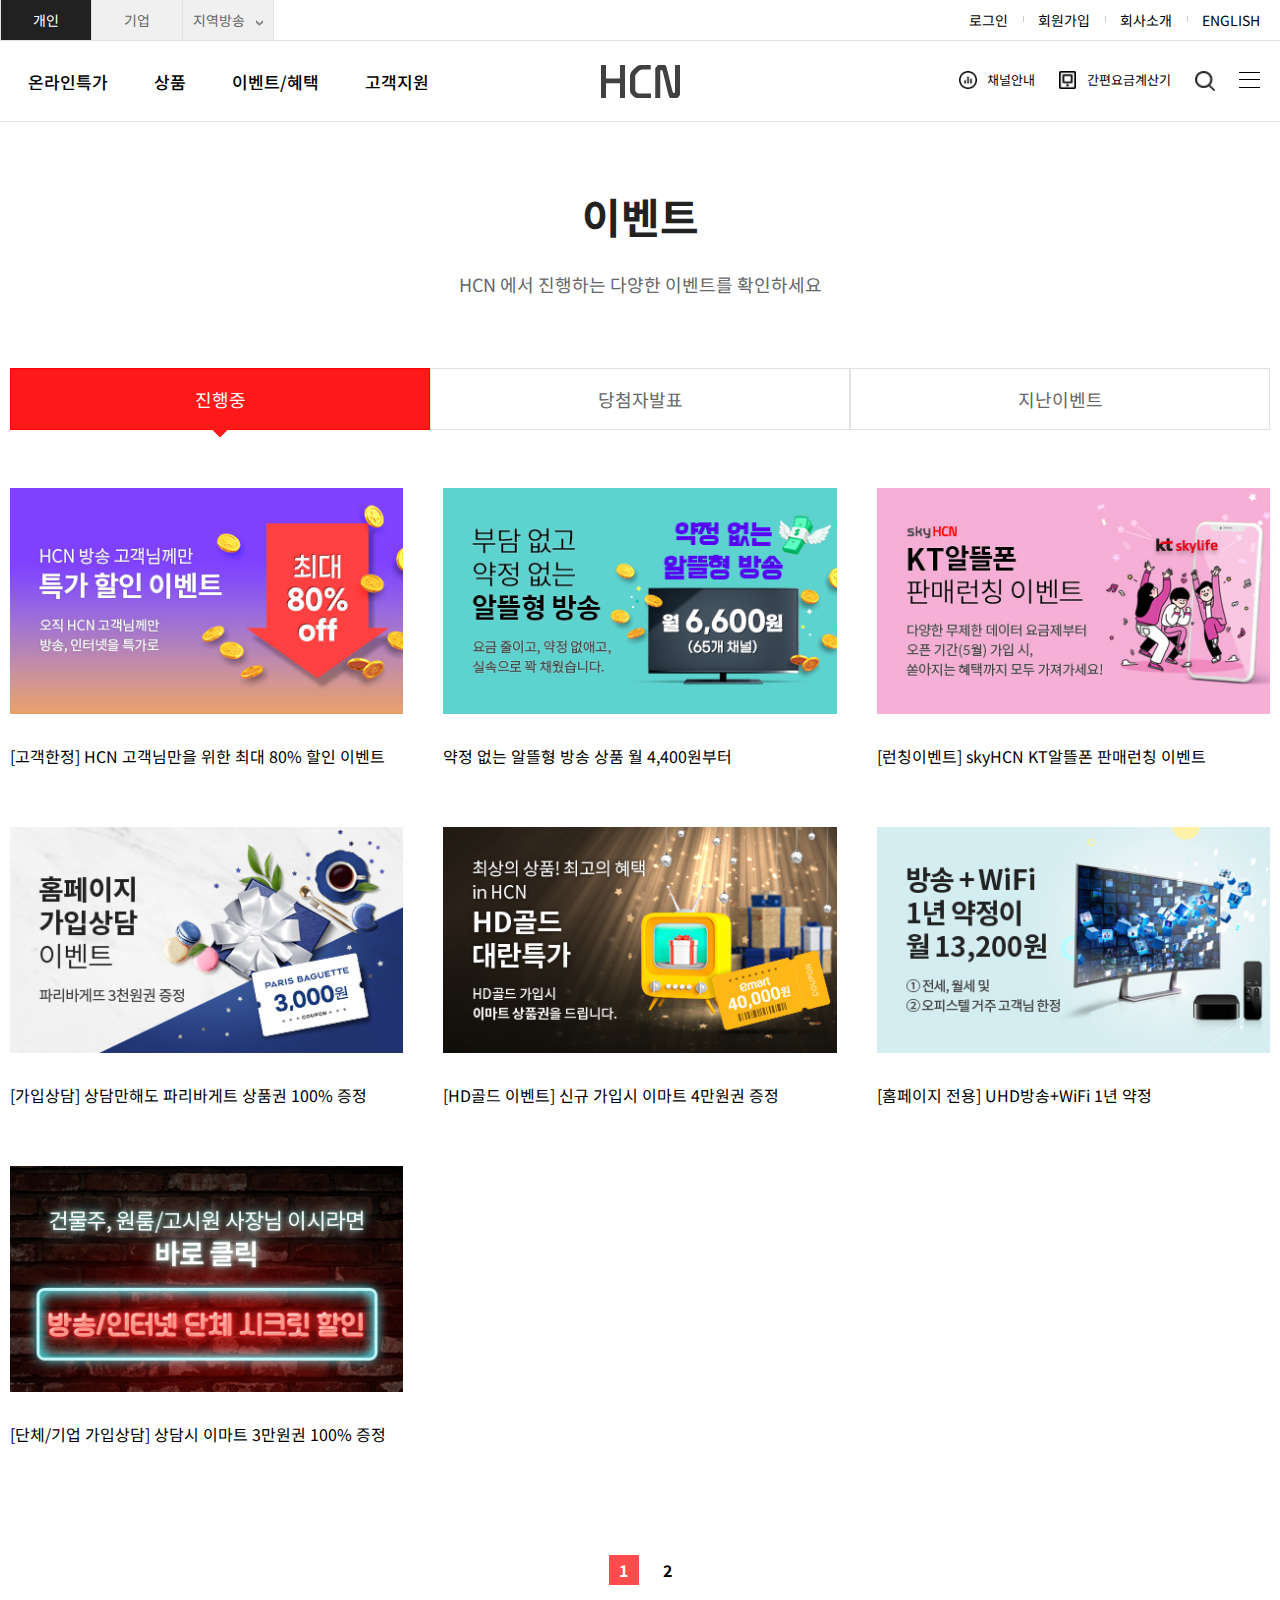
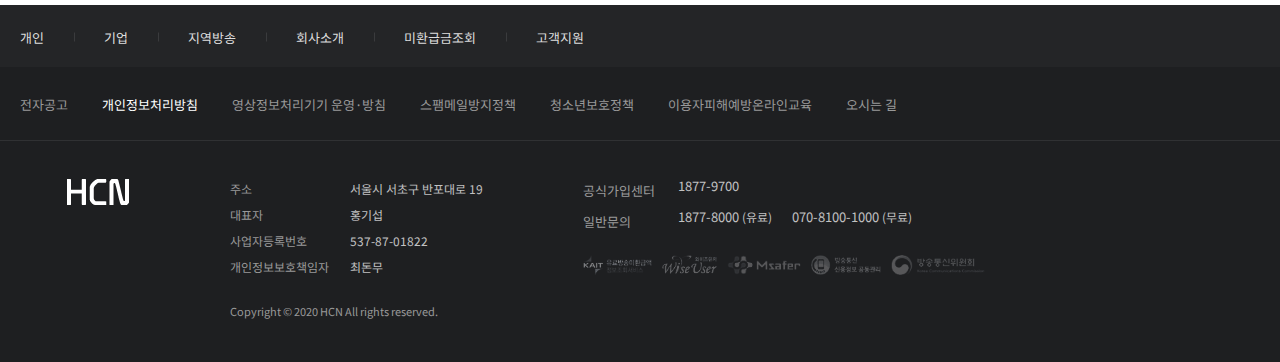
<file: event/event.html>
<!DOCTYPE html>
<html lang="en">
<head>
    <meta charset="UTF-8">
    <meta http-equiv="X-UA-Compatible" content="IE=edge">
    <meta name="viewport" content="width=device-width, initial-scale=1.0">
    <title>Document</title>
    <link rel="stylesheet" href="/css/main.css">
    <link rel="stylesheet" href="/css/style.css">
    <link rel="stylesheet" href="https://unpkg.com/swiper/swiper-bundle.min.css"/>
</head>
<body>
    <div class="wrap">
         <header>
            <div class="top-menu">
                <div class="inner-wrap floatCancel">
                    <ul class="site floatCancel">
                        <li class="active">
                            <a href="/index.html">개인</a>
                            <ul class="mo-option">
                                <li class="active">
                                    <a href="/index.html">개인</a>
                                </li>
                                <li>
                                    <a href="">기업</a>
                                </li>
                            </ul>
                        </li>
                        <li><a href="">기업</a></li>
                        <li class="select-box has-child">
                            <a href="">지역방송</a>
                            <ul class="option">
                                <li ><a href="">서초</a></li>
                                <li ><a href="">동작</a></li>
                                <li ><a href="">관악</a></li>
                                <li ><a href="">충북</a></li>
                                <li ><a href="">금호</a></li>
                                <li ><a href="">새로넷</a></li>
                                <li ><a href="">경북</a></li>
                                <li ><a href="">부산</a></li>
                            </ul>
                        </li>
                    </ul>
                    <ul class="utill floatCancel">
                        <li><a href="">로그인</a></li>
                        <li><a href="">회원가입</a></li>
                        <li><a href="">회사소개</a></li>
                        <li><a href="">ENGLISH</a></li>
                    </ul>
                    <div class="mobile-menu">
                        <span></span>
                        <span></span>
                        <span></span>
                    </div>
                </div>
            </div>
            <!-- //top-menu -->
            <div class="gnb-menu">
                <div class="inner-wrap">
                    <h1>
                        <a href="/index.html">
                            <span class="blind">HCN</span>
                        </a>
                    </h1>
        
                    <nav class="web-nav">
                        <ul class="gnb">
                            <li class="depth1">
                                <a href="/online/timesale.html">온라인특가</a>
                                <div class="depth2">
                                    <div class="tit">
                                        <strong>온라인 특가</strong>
                                       <p>오늘만 드리는 HCN의 <br> 특별한 선물!</p>
                                    </div>
                                    <ul class="gnb-list">
                                        <li><a href="/online/timesale.html">타임세일</a></li>
                                        <li><a href="/online/bargain.html">특가상품모음</a></li>
                                        <li><a href="/online/benefit.html">꿀이벤트</a></li>
                                    </ul>
                                </div>
                            </li>
                            <li class="depth1">
                                <a href="">상품</a>
                                <div class="depth2">
                                    <div class="tit">
                                        <strong>상품</strong>
                                        <p>HCN과 함께 <br> 알뜰한 선택하세요</p>
                                    </div>
                                    <ul class="gnb-list">
                                        <li>
                                            <a href="">결합상품</a>
                                            <ul class="depth3">
                                                <li><a href="">방송+인터넷+모바일 결합</a></li>
                                                <li><a href="">방송+극장동시개봉 영화</a></li>
                                                <li><a href="">통신사 모바일결합</a></li>
                                            </ul>
                                        </li>
                                        <li>
                                            <a href="">방송</a>
                                            <ul class="depth3">
                                                <li><a href="">방송 요금제</a></li>
                                                <li><a href="">HD</a></li>
                                                <li><a href="">UHD</a></li>
                                                <li><a href="">스마트HD</a></li>
                                                <li><a href="">뉴HD</a></li>
                                                <li><a href="">부가서비스</a></li>
                                            </ul>
                                        </li>
                                        <li>
                                            <a href="">인터넷</a>
                                            <ul class="depth3">
                                                <li><a href="">인터넷 요금제</a></li>
                                                <li><a href="">초고속인터넷</a></li>
                                                <li><a href="">부가서비스</a></li>
                                            </ul>
                                        </li>
                                        <li>
                                            <a href="">모바일</a>
                                            <ul class="depth3">
                                                <li><a href="">여유 알뜰폰</a></li>
                                                <li><a href="">마이월드 알뜰폰</a></li>
                                                <li><a href="">모빙 알뜰폰</a></li>
                                                <li><a href="">kt skylife 알뜰폰</a></li>
                                            </ul>
                                        </li>
                                        <li>
                                            <a href="">전화</a>
                                            <ul class="depth3">
                                                <li><a href="">인터넷전화</a></li>
                                                <li><a href="">부가서비스</a></li>
                                            </ul>
                                        </li>
                                        <li>
                                            <a href="">생활가전</a>
                                            <ul class="depth3">
                                                <li><a href="">영상가전</a></li>
                                                <li><a href="">주방가전</a></li>
                                                <li><a href="">계절/환경가전</a></li>
                                                <li><a href="">생활가전</a></li>
                                                <li><a href="">뷰티/건강</a></li>
                                                <li><a href="">가구</a></li>
                                                <li><a href="">렌탈케어</a></li>
                                                <li><a href="">기타</a></li>
                                            </ul>
                                        </li>
                                        <li>
                                            <a href="">사무기기</a>
                                            <ul class="depth3">
                                                <li><a href="">레이저</a></li>
                                                <li><a href="">잉크젯</a></li>
                                                <li><a href="">프린팅 박스</a></li>
                                            </ul>
                                        </li>
                                        <li>
                                            <a href="">보안솔루션</a>
                                            <ul class="depth3">
                                                <li><a href="">CCTV</a></li>
                                                <li><a href="">도어락</a></li>
                                            </ul>
                                        </li>
                                        <li>
                                            <a href="">홈인테리어</a>
                                            <ul class="depth3">
                                                <li><a href="">홈LED</a></li>
                                                <li><a href="">중문</a></li>
                                                <li><a href="">샤시</a></li>
                                            </ul>
                                        </li>
                                    </ul>
                                </div>
                            </li>
                            <li class="depth1">
                                <a href="/event/event.html">이벤트/혜택</a>
                                <div class="depth2">
                                    <div class="tit">
                                        <strong>이벤트/혜택</strong>
                                        <p>HCN에서 마련한 <br> 이벤트에 참여하시고, <br> 풍성한 혜택 받아가세요!</p>
                                    </div>
                                    <ul class="gnb-list">
                                        <li><a href="/event/event.html">이벤트</a></li>
                                        <li><a href="/event/card.html">제휴카드</a></li>
                                    </ul>
                                </div>
                            </li>
                            <li class="depth1">
                                <a href="/customer/customerMain.html">고객지원</a>
                                <div class="depth2">
                                    <div class="tit">
                                        <strong>고객지원</strong>
                                        <p>서비스 이용에 관해 <br> 무엇이든지 알려드립니다</p>
                                    </div>
                                    <ul class="gnb-list">
                                        <li>
                                            <a href="/customer/customerMain.html">고객지원</a>
                                        </li>
                                        <li>
                                            <a href="/customer/question.html">자주 묻는 질문</a>
                                        </li>
                                        <li>
                                            <a href="">이용안내</a>
                                            <ul class="depth3">
                                                <li><a href="">공지사항</a></li>
                                                <li><a href="">양식 다운로드</a></li>
                                                
                                            </ul>
                                        </li>
                                        <li>
                                            <a href="">셀프해결가이드</a>
                                            <ul class="depth3">
                                                <li><a href="">방송</a></li>
                                                <li><a href="">인터넷</a></li>
                                                <li><a href="">전화</a></li>
                                                <li><a href="">서비스</a></li>
                                            </ul>
                                        </li>
                                        <li>
                                            <a href="">이용자 피해예방</a>
                                            <ul class="depth3">
                                                <li><a href="">가입단계 피해예방 가이드</a></li>
                                                <li><a href="">이용단계 피해예방 가이드</a></li>
                                                <li><a href="">해지단계 피해예방 가이드</a></li>
                                                <li><a href="">동영상 피해예방 가이드</a></li>
                                                <li><a href="">최신 이용자 피해예방 가이드</a></li>
                                            </ul>
                                        </li>
                                        <li>
                                            <a href="/customer/ars.html">ARS 안내</a>
                                        </li>
                                        <li>
                                            <a href="https://www.kait-tvrefund.kr/" target="_blank" title="새창으로 이동합니다.">미환급금 조회</a>
                                        </li>
                                        <li>
                                            <a href="">인터넷 속도 측정</a>
                                        </li> 
                                    </ul>
                                </div>
                            </li>
                        </ul>
                    </nav>

                    <nav class="mobile-nav">
                        <ul class="floatCancel">
                            <li><a href="/online/timesale.html">온라인특가</a></li>
                            <li><a href="">상품</a></li>
                            <li><a href="/event/event.html">이벤트/혜택</a></li>
                            <li><a href="/customer/customerMain.html">고객지원</a></li>
                        </ul>
                    </nav>
    
                    <ul class="gnb-etc">
                        <li class="btn-chanel"><a href="">채널안내</a></li>
                        <li class="btn-fee"><a href="">간편요금계산기</a></li>
                        <li class="btn-search"><a href=""><span class="blind">검색 버튼</span></a></li>
                        <li class="btn-menu">
                            <a href="" title="전체메뉴 열기">
                                <span></span>
                            </a>
                        </li>
                    </ul>
                </div>
            </div>
            <!-- //gnb-menu -->
            <div class="gnb-bg"></div>
        </header>
        <!-- //header -->
        <main>
            <div class="event-area tab-common">
                <div class="inner-wrap">
                    <h2>이벤트</h2>
                    <p class="tabP">HCN 에서 진행하는 다양한 이벤트를 확인하세요</p>
                    <ul class="tab-nav">
                        <li class="on" data-tabNumb="tab01">진행중</li>
                        <li data-tabNumb="tab02">당첨자발표</li>
                        <li data-tabNumb="tab03">지난이벤트</li>
                    </ul>
                    <!-- //tab-nav -->
                    <div class="tab-con tab01 active">
                        <ul class="floatCancel">
                            <li>
                                <a href="">
                                    <div class="img-wrap"><img src="/images/img_benefit-tab01-li01.jpg" alt=""></div>
                                    <div class="text-wrap">
                                        <p>[고객한정] HCN 고객님만을 위한 최대 80% 할인 이벤트</p>
                                        <span></span>
                                    </div>
                                </a>
                            </li>
                            <li>
                                <a href="">
                                    <div class="img-wrap"><img src="/images/img_benefit-tab01-li02.jpg" alt=""></div>
                                    <div class="text-wrap">
                                        <p>약정 없는 알뜰형 방송 상품 월 4,400원부터</p>
                                        <span></span>
                                    </div>
                                </a>
                            </li>
                            <li>
                                <a href="">
                                    <div class="img-wrap"><img src="/images/img_benefit-tab01-li03.jpg" alt=""></div>
                                    <div class="text-wrap">
                                        <p>[런칭이벤트] skyHCN KT알뜰폰 판매런칭 이벤트</p>
                                        <span></span>
                                    </div>
                                </a>
                            </li>
                            <li>
                                <a href="">
                                    <div class="img-wrap"><img src="/images/img_benefit-tab01-li04.jpg" alt=""></div>
                                    <div class="text-wrap">
                                        <p>[가입상담] 상담만해도 파리바게트 상품권 100% 증정</p>
                                        <span></span>
                                    </div>
                                </a>
                            </li>
                            <li>
                                <a href="">
                                    <div class="img-wrap"><img src="/images/img_benefit-tab01-li05.jpg" alt=""></div>
                                    <div class="text-wrap">
                                        <p>[HD골드 이벤트] 신규 가입시 이마트 4만원권 증정</p>
                                        <span></span>
                                    </div>
                                </a>
                            </li>
                            <li>
                                <a href="">
                                    <div class="img-wrap"><img src="/images/img_benefit-tab01-li06.jpg" alt=""></div>
                                    <div class="text-wrap">
                                        <p>[홈페이지 전용] UHD방송+WiFi 1년 약정</p>
                                        <span></span>
                                    </div>
                                </a>
                            </li>
                            <li>
                                <a href="">
                                    <div class="img-wrap"><img src="/images/img_benefit-tab01-li07.jpg" alt=""></div>
                                    <div class="text-wrap">
                                        <p>[단체/기업 가입상담] 상담시 이마트 3만원권 100% 증정</p>
                                        <span></span>
                                    </div>
                                </a>
                            </li>
                        </ul>
                    </div>
                    <div class="tab-con tab02">
                        <table>
                            <caption class="blind">당첨자발표</caption>
                            <thead>
                                <tr>
                                    <th>번호</th>
                                    <th>제목</th>
                                    <th>등록일</th>
                                    <th>조회수</th>
                                </tr>
                            </thead>
                            <tbody>
                                <tr>
                                    <th>3</th>
                                    <td>skyHCN 런칭기념 응원이벤트 당첨자 발표</td>
                                    <td>2021-12-24</td>
                                    <td>135</td>
                                </tr>
                                <tr>
                                    <th>2</th>
                                    <td>리뷰이벤트 '후기쓰고 선물받자' 당첨자 발표</td>
                                    <td>2021-06-07</td>
                                    <td>35</td>
                                </tr>
                                <tr>
                                    <th>1</th>
                                    <td>'숫자를 찾아라' 이벤트 당첨자 발표</td>
                                    <td>2021-04-27</td>
                                    <td>1120</td>
                                </tr>
                            </tbody>
                        </table>
                    </div>
                    <div class="tab-con tab03">
                        <ul class="floatCancel">
                            <li>
                                <a href="">
                                    <div class="img-wrap">
                                        <span>종료</span>
                                        <img src="/images/img_benefit-tab03-li01.jpg" alt="">
                                    </div>
                                    <div class="text-wrap">
                                        <p>[시즌 이벤트] 이사하신 고객님, 이마트 상품권 받아가세요!</p>
                                        <span>2022-03-03 ~ 2022-04-30</span>
                                    </div>
                                </a>
                            </li>
                            <li>
                                <a href="">
                                    <div class="img-wrap">
                                        <span>종료</span>
                                        <img src="/images/img_benefit-tab03-li02.jpg" alt="">
                                    </div>
                                    <div class="text-wrap">
                                        <p>[가입상담 이벤트] 상담만 받아도 코카콜라 1.5L 증정</p>
                                        <span>2021-09-30 ~ 2022-02-28</span>
                                    </div>
                                </a>
                            </li>
                            <li>
                                <a href="">
                                    <div class="img-wrap">
                                        <span>종료</span>
                                        <img src="/images/img_benefit-tab03-li03.jpg" alt="">
                                    </div>
                                    <div class="text-wrap">
                                        <p>[시즌이벤트] 이사 오신 고객님께 통크게 쏩니다!</p>
                                        <span>2021-09-01 ~ 2021-10-31</span>
                                    </div>
                                </a>
                            </li>
                            <li>
                                <a href="">
                                    <div class="img-wrap">
                                        <span>종료</span>
                                        <img src="/images/img_benefit-tab03-li04.jpg" alt="">
                                    </div>
                                    <div class="text-wrap">
                                        <p>[가입상담] 홈페이지 상담만 해도 이디야 커피 드려요</p>
                                        <span>2021-07-01 ~ 2021-09-30</span>
                                    </div>
                                </a>
                            </li>
                            <li>
                                <a href="">
                                    <div class="img-wrap">
                                        <span>종료</span>
                                        <img src="/images/img_benefit-tab03-li05.jpg" alt="">
                                    </div>
                                    <div class="text-wrap">
                                        <p>[퀴즈이벤트] 1분 퀴즈 맞추면 편의점 상품권이!</p>
                                        <span>2021-04-12 ~ 2021-04-25</span>
                                    </div>
                                </a>
                            </li>
                            <li>
                                <a href="">
                                    <div class="img-wrap">
                                        <span>종료</span>
                                        <img src="/images/img_benefit-tab03-li06.jpg" alt="">
                                    </div>
                                    <div class="text-wrap">
                                        <p>[가입상담] 홈페이지 상담만 해도 파리바게뜨 상품권이!</p>
                                        <span>2021-04-01 ~ 2021-07-01</span>
                                    </div>
                                </a>
                            </li>
                            <li>
                                <a href="">
                                    <div class="img-wrap">
                                        <span>종료</span>
                                        <img src="/images/img_benefit-tab03-li07.jpg" alt="">
                                    </div>
                                    <div class="text-wrap">
                                        <p>[한정 이벤트] 이사하신 고객님, 이마트 상품권 받아가세요!</p>
                                        <span>2021-02-01 ~ 2021-03-31</span>
                                    </div>
                                </a>
                            </li>
                        </ul>
                    </div>
                    <!-- //tab-con -->
                    <div class="paging">
                        <ul>
                            <li class="on">1</li>
                            <li>2</li>
                        </ul>
                    </div>
                </div>
                <!-- //inner-wrap -->
            </div>
            <!-- //contents -->
        </main>
        <!-- //main -->
        <footer>
            <div class="inner-wrap">
                <ul class="f-menu1 floatCancel">
                    <li><a href="index.html">개인</a></li>
                    <li><a href="">기업</a></li>
                    <li><a href="">지역방송</a></li>
                    <li><a href="">회사소개</a></li>
                    <li><a href="">미환급금조회</a></li>
                    <li><a href="/customer/customerMain.html">고객지원</a></li>
                </ul>
                <ul class="f-menu2 floatCancel">
                    <li><a href="">전자공고</a></li>
                    <li><a href=""><strong>개인정보처리방침</strong></a></li>
                    <li><a href="">영상정보처리기기 운영&middot;방침</a></li>
                    
                    <li><a href="">스팸메일방지정책</a></li>
                    <li><a href="">청소년보호정책</a></li>
                    <li><a href="">이용자피해예방온라인교육</a></li>
                    <li><a href="">오시는 길</a></li>
                </ul>
                <div class="f-info">
                    <h2>
                        <a href="">
                            <span class="blind">HCN</span>
                        </a>
                    </h2>
                    <div class="adress floatCancel">
                        <ul>
                            <li>
                                <span>주소</span>
                                서울시 서초구 반포대로 19
                            </li>
                            <li>
                                <span>대표자</span>
                                홍기섭
                            </li>
                            <li>
                                <span>사업자등록번호</span>
                                537-87-01822
                            </li>
                            <li>
                                <span>개인정보보호책임자</span>
                                최돈무
                            </li>
                        </ul>
                        <p>Copyright © 2020 HCN All rights reserved.</p>
                    </div>
                    <!-- //adress -->

                    <div class="tel">
                        <dl class="floatCancel">
                            <dt>공식가입센터</dt>
                            <dd><a href="tel:1877-9700">1877-9700</a></dd>
                        </dl>
                        <dl class="floatCancel">
                            <dt>일반문의</dt>
                            <dd>
                                <a href="https://www.hcn.co.kr/www/support/ars.jsp">
                                    1877-8000
                                    <span>(유료)</span>
                                </a>
                            </dd>
                            <dd>
                                <a href="https://www.hcn.co.kr/www/support/ars.jsp">
                                    070-8100-1000
                                    <span>(무료)</span>
                                </a>
                            </dd>
                        </dl>
                    </div>
                    
                    <ul class="f-banner floatCancel">
                        <li><a href="https://www.kait-tvrefund.kr/" target="_blank"><img src="/images/img_f-banner01.png" alt="유료방송미환급액"></a></li>
                        <li><a href="https://wiseuser.go.kr/usermain.do" target="_blank"><img src="/images/img_f-banner02.png" alt="와이즈유저"></a></li>
                        <li><a href="https://www.msafer.or.kr/index.do" target="_blank"><img src="/images/img_f-banner03.png" alt="msafer"></a></li>
                        <li><a href="https://www.credit.or.kr/" target="_blank"><img src="/images/img_f-banner04.png" alt="방송통신 신용정보공동관리"></a></li>
                        <li><a href="https://www.kcc.go.kr/user.do" target="_blank"><img src="/images/img_f-banner05.png" alt="방송통신위원회"></a></li>
                    </ul>
                </div>
                <!-- //f-info -->
            </div>
            <!-- //inner-wrap -->
        </footer>
        <!-- footer -->
    </div>
    <!-- //wrap -->
    <script src="https://code.jquery.com/jquery-1.12.4.min.js"></script>
    <script src="https://unpkg.com/swiper/swiper-bundle.min.js"></script>
    <script src="/js/app.js"></script>
</body>
</html>
</file>
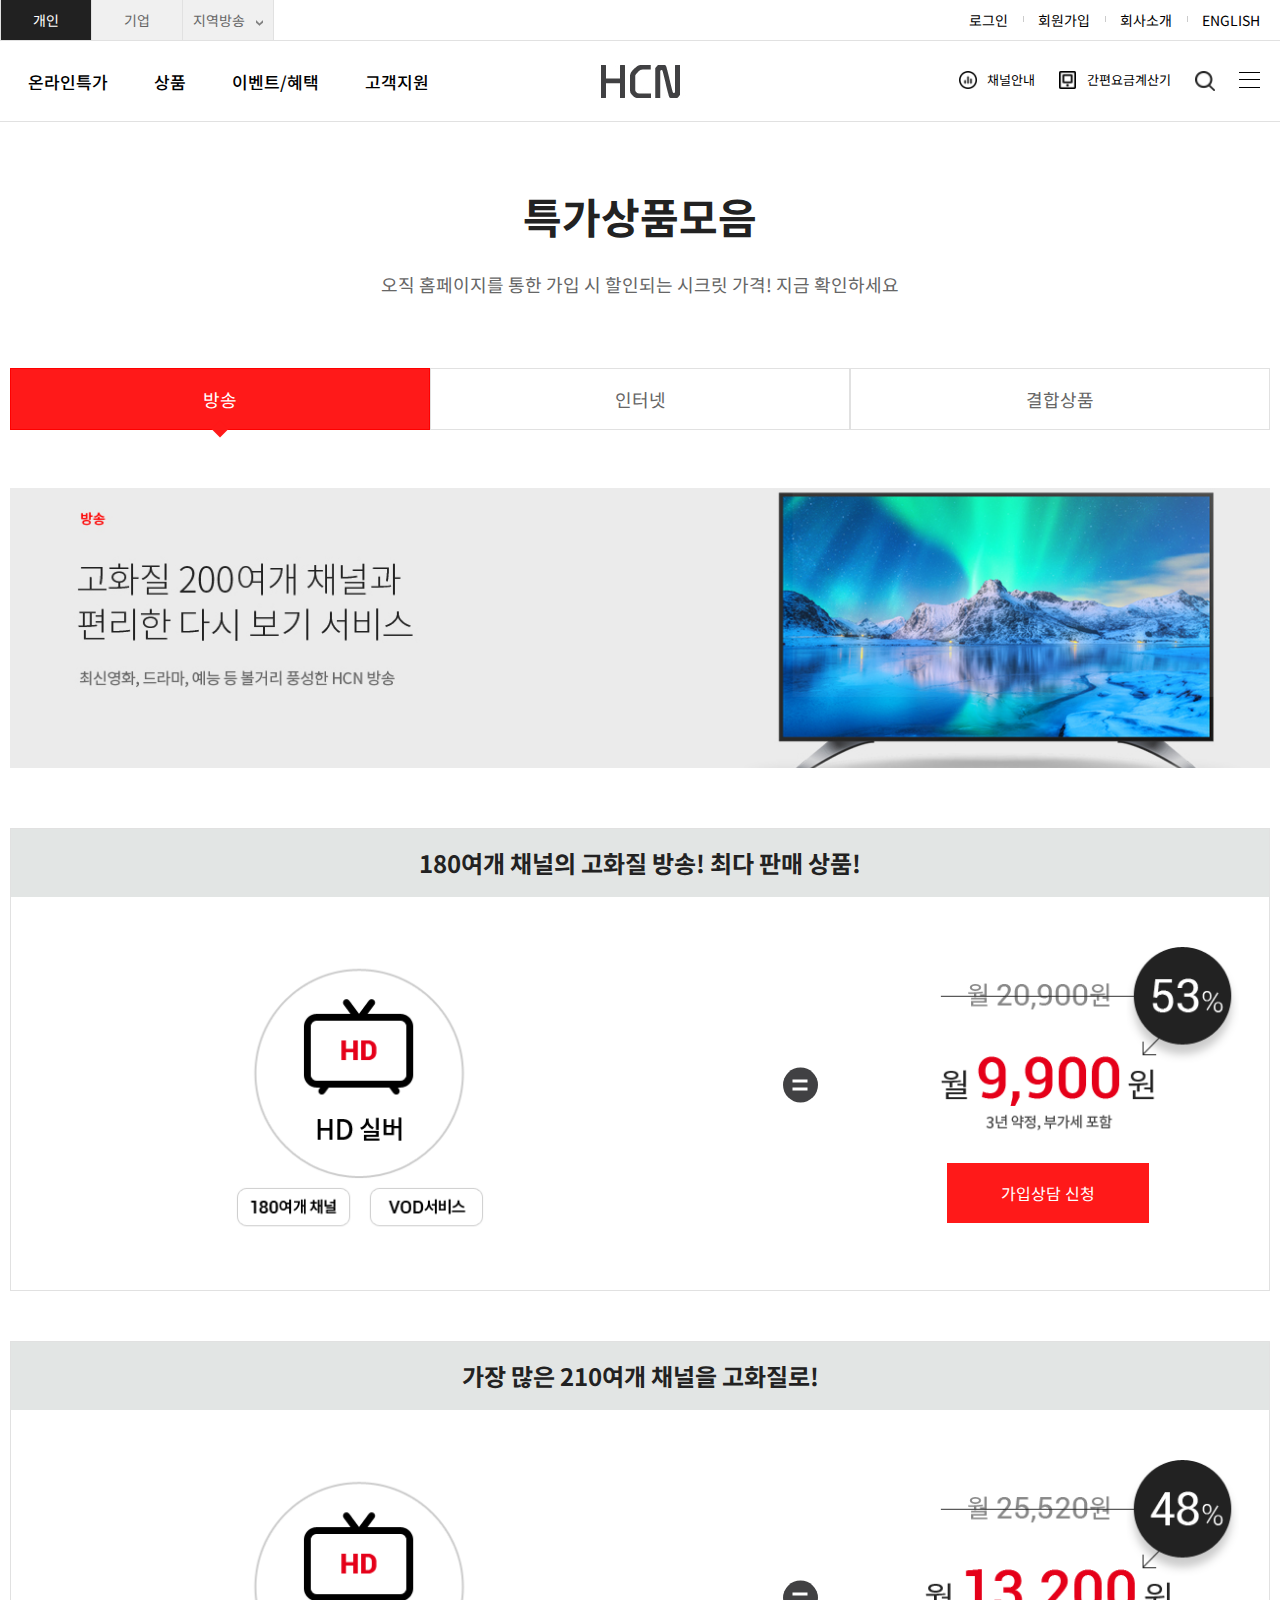
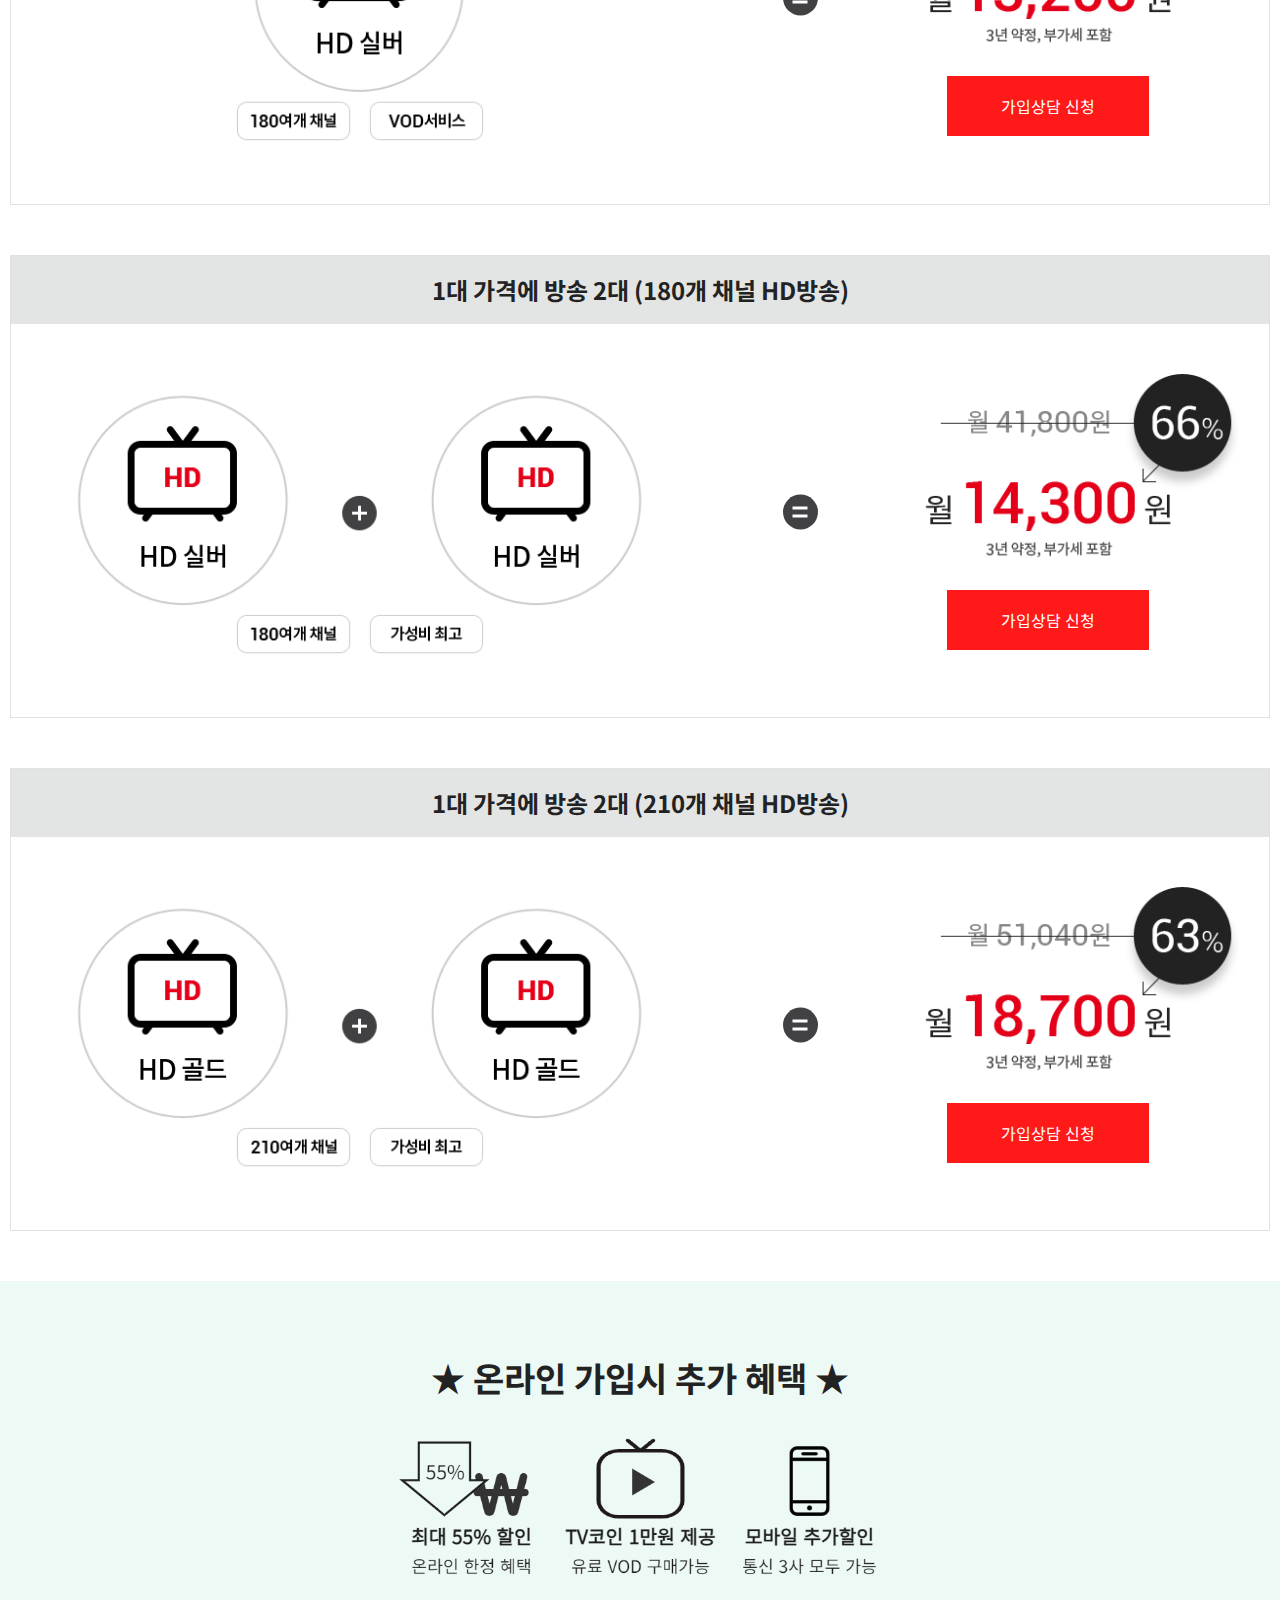
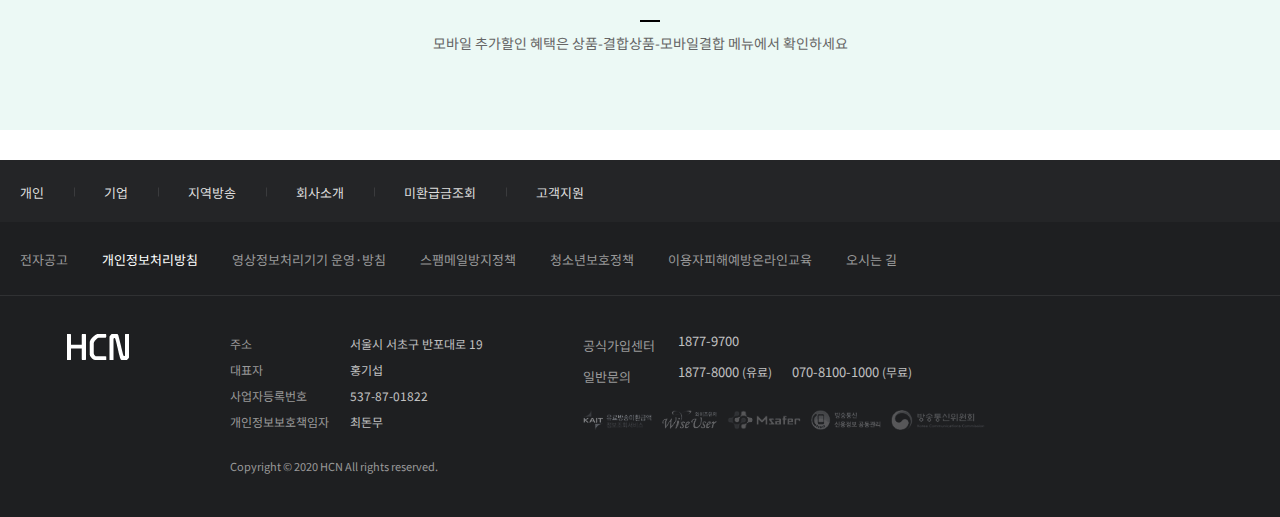
<file: online/bargain.html>
<!DOCTYPE html>
<html lang="en">
<head>
    <meta charset="UTF-8">
    <meta http-equiv="X-UA-Compatible" content="IE=edge">
    <meta name="viewport" content="width=device-width, initial-scale=1.0">
    <title>Document</title>
    <link rel="stylesheet" href="/css/main.css">
    <link rel="stylesheet" href="/css/style.css">
    <link rel="stylesheet" href="https://unpkg.com/swiper/swiper-bundle.min.css"/>
</head>
<body>
    <div class="wrap">
         <header>
            <div class="top-menu">
                <div class="inner-wrap floatCancel">
                    <ul class="site floatCancel">
                        <li class="active">
                            <a href="/index.html">개인</a>
                            <ul class="mo-option">
                                <li class="active">
                                    <a href="/index.html">개인</a>
                                </li>
                                <li>
                                    <a href="">기업</a>
                                </li>
                            </ul>
                        </li>
                        <li><a href="">기업</a></li>
                        <li class="select-box has-child">
                            <a href="">지역방송</a>
                            <ul class="option">
                                <li ><a href="">서초</a></li>
                                <li ><a href="">동작</a></li>
                                <li ><a href="">관악</a></li>
                                <li ><a href="">충북</a></li>
                                <li ><a href="">금호</a></li>
                                <li ><a href="">새로넷</a></li>
                                <li ><a href="">경북</a></li>
                                <li ><a href="">부산</a></li>
                            </ul>
                        </li>
                    </ul>
                    <ul class="utill floatCancel">
                        <li><a href="">로그인</a></li>
                        <li><a href="">회원가입</a></li>
                        <li><a href="">회사소개</a></li>
                        <li><a href="">ENGLISH</a></li>
                    </ul>
                    <div class="mobile-menu">
                        <span></span>
                        <span></span>
                        <span></span>
                    </div>
                </div>
            </div>
            <!-- //top-menu -->
            <div class="gnb-menu">
                <div class="inner-wrap">
                    <h1>
                        <a href="/index.html">
                            <span class="blind">HCN</span>
                        </a>
                    </h1>
        
                    <nav class="web-nav">
                        <ul class="gnb">
                            <li class="depth1">
                                <a href="/online/timesale.html">온라인특가</a>
                                <div class="depth2">
                                    <div class="tit">
                                        <strong>온라인 특가</strong>
                                       <p>오늘만 드리는 HCN의 <br> 특별한 선물!</p>
                                    </div>
                                    <ul class="gnb-list">
                                        <li><a href="/online/timesale.html">타임세일</a></li>
                                        <li><a href="/online/bargain.html">특가상품모음</a></li>
                                        <li><a href="/online/benefit.html">꿀이벤트</a></li>
                                    </ul>
                                </div>
                            </li>
                            <li class="depth1">
                                <a href="">상품</a>
                                <div class="depth2">
                                    <div class="tit">
                                        <strong>상품</strong>
                                        <p>HCN과 함께 <br> 알뜰한 선택하세요</p>
                                    </div>
                                    <ul class="gnb-list">
                                        <li>
                                            <a href="">결합상품</a>
                                            <ul class="depth3">
                                                <li><a href="">방송+인터넷+모바일 결합</a></li>
                                                <li><a href="">방송+극장동시개봉 영화</a></li>
                                                <li><a href="">통신사 모바일결합</a></li>
                                            </ul>
                                        </li>
                                        <li>
                                            <a href="">방송</a>
                                            <ul class="depth3">
                                                <li><a href="">방송 요금제</a></li>
                                                <li><a href="">HD</a></li>
                                                <li><a href="">UHD</a></li>
                                                <li><a href="">스마트HD</a></li>
                                                <li><a href="">뉴HD</a></li>
                                                <li><a href="">부가서비스</a></li>
                                            </ul>
                                        </li>
                                        <li>
                                            <a href="">인터넷</a>
                                            <ul class="depth3">
                                                <li><a href="">인터넷 요금제</a></li>
                                                <li><a href="">초고속인터넷</a></li>
                                                <li><a href="">부가서비스</a></li>
                                            </ul>
                                        </li>
                                        <li>
                                            <a href="">모바일</a>
                                            <ul class="depth3">
                                                <li><a href="">여유 알뜰폰</a></li>
                                                <li><a href="">마이월드 알뜰폰</a></li>
                                                <li><a href="">모빙 알뜰폰</a></li>
                                                <li><a href="">kt skylife 알뜰폰</a></li>
                                            </ul>
                                        </li>
                                        <li>
                                            <a href="">전화</a>
                                            <ul class="depth3">
                                                <li><a href="">인터넷전화</a></li>
                                                <li><a href="">부가서비스</a></li>
                                            </ul>
                                        </li>
                                        <li>
                                            <a href="">생활가전</a>
                                            <ul class="depth3">
                                                <li><a href="">영상가전</a></li>
                                                <li><a href="">주방가전</a></li>
                                                <li><a href="">계절/환경가전</a></li>
                                                <li><a href="">생활가전</a></li>
                                                <li><a href="">뷰티/건강</a></li>
                                                <li><a href="">가구</a></li>
                                                <li><a href="">렌탈케어</a></li>
                                                <li><a href="">기타</a></li>
                                            </ul>
                                        </li>
                                        <li>
                                            <a href="">사무기기</a>
                                            <ul class="depth3">
                                                <li><a href="">레이저</a></li>
                                                <li><a href="">잉크젯</a></li>
                                                <li><a href="">프린팅 박스</a></li>
                                            </ul>
                                        </li>
                                        <li>
                                            <a href="">보안솔루션</a>
                                            <ul class="depth3">
                                                <li><a href="">CCTV</a></li>
                                                <li><a href="">도어락</a></li>
                                            </ul>
                                        </li>
                                        <li>
                                            <a href="">홈인테리어</a>
                                            <ul class="depth3">
                                                <li><a href="">홈LED</a></li>
                                                <li><a href="">중문</a></li>
                                                <li><a href="">샤시</a></li>
                                            </ul>
                                        </li>
                                    </ul>
                                </div>
                            </li>
                            <li class="depth1">
                                <a href="/event/event.html">이벤트/혜택</a>
                                <div class="depth2">
                                    <div class="tit">
                                        <strong>이벤트/혜택</strong>
                                        <p>HCN에서 마련한 <br> 이벤트에 참여하시고, <br> 풍성한 혜택 받아가세요!</p>
                                    </div>
                                    <ul class="gnb-list">
                                        <li><a href="/event/event.html">이벤트</a></li>
                                        <li><a href="/event/card.html">제휴카드</a></li>
                                    </ul>
                                </div>
                            </li>
                            <li class="depth1">
                                <a href="/customer/customerMain.html">고객지원</a>
                                <div class="depth2">
                                    <div class="tit">
                                        <strong>고객지원</strong>
                                        <p>서비스 이용에 관해 <br> 무엇이든지 알려드립니다</p>
                                    </div>
                                    <ul class="gnb-list">
                                        <li>
                                            <a href="/customer/customerMain.html">고객지원</a>
                                        </li>
                                        <li>
                                            <a href="/customer/question.html">자주 묻는 질문</a>
                                        </li>
                                        <li>
                                            <a href="">이용안내</a>
                                            <ul class="depth3">
                                                <li><a href="">공지사항</a></li>
                                                <li><a href="">양식 다운로드</a></li>
                                                
                                            </ul>
                                        </li>
                                        <li>
                                            <a href="">셀프해결가이드</a>
                                            <ul class="depth3">
                                                <li><a href="">방송</a></li>
                                                <li><a href="">인터넷</a></li>
                                                <li><a href="">전화</a></li>
                                                <li><a href="">서비스</a></li>
                                            </ul>
                                        </li>
                                        <li>
                                            <a href="">이용자 피해예방</a>
                                            <ul class="depth3">
                                                <li><a href="">가입단계 피해예방 가이드</a></li>
                                                <li><a href="">이용단계 피해예방 가이드</a></li>
                                                <li><a href="">해지단계 피해예방 가이드</a></li>
                                                <li><a href="">동영상 피해예방 가이드</a></li>
                                                <li><a href="">최신 이용자 피해예방 가이드</a></li>
                                            </ul>
                                        </li>
                                        <li>
                                            <a href="/customer/ars.html">ARS 안내</a>
                                        </li>
                                        <li>
                                            <a href="https://www.kait-tvrefund.kr/" target="_blank" title="새창으로 이동합니다.">미환급금 조회</a>
                                        </li>
                                        <li>
                                            <a href="">인터넷 속도 측정</a>
                                        </li> 
                                    </ul>
                                </div>
                            </li>
                        </ul>
                    </nav>

                    <nav class="mobile-nav">
                        <ul class="floatCancel">
                            <li><a href="/online/timesale.html">온라인특가</a></li>
                            <li><a href="">상품</a></li>
                            <li><a href="/event/event.html">이벤트/혜택</a></li>
                            <li><a href="/customer/customerMain.html">고객지원</a></li>
                        </ul>
                    </nav>
    
                    <ul class="gnb-etc">
                        <li class="btn-chanel"><a href="">채널안내</a></li>
                        <li class="btn-fee"><a href="">간편요금계산기</a></li>
                        <li class="btn-search"><a href=""><span class="blind">검색 버튼</span></a></li>
                        <li class="btn-menu">
                            <a href="" title="전체메뉴 열기">
                                <span></span>
                            </a>
                        </li>
                    </ul>
                </div>
            </div>
            <!-- //gnb-menu -->
            <div class="gnb-bg"></div>
        </header>
        <!-- //header -->
        <main>
            <div class="bargain-area tab-common">
                <div class="inner-wrap">
                    <h2>특가상품모음</h2>
                    <p class="tabP">오직 홈페이지를 통한 가입 시 할인되는 시크릿 가격! 지금 확인하세요</p>
                    <ul class="tab-nav">
                        <li class="on" data-tabNumb="tab01">방송</li>
                        <li data-tabNumb="tab02">인터넷</li>
                        <li data-tabNumb="tab03">결합상품</li>
                    </ul>
                    <!-- //tab-nav -->
                    <div class="tab-con tab01 active">
                        <div class="banner-wrap">
                            <img src="/images/img_bargain-tab01-banner.jpg" alt="고화질 200여개 채널과 편리한 다시 보기 서비스">
                        </div>
                        <ul class="event-wrap">
                            <li class="floatCancel">
                                <p>180여개 채널의 고화질 방송! 최다 판매 상품!</p>
                                <div class="goods"><img src="/images/img_bargain-tab01-goods01.gif" alt="HD실버"></div>
                                <div class="pay">
                                    <span class="sum"></span>
                                    <div class="img-wrap">
                                        <img src="/images/img_bargain-tab01-pay01.gif" alt="월 9,900원">
                                    </div>
                                    <a href="javascript:void(0)" class="btn">가입상담 신청</a>
                                </div>
                            </li>
                            <li class="floatCancel">
                                <p>가장 많은 210여개 채널을 고화질로!</p>
                                <div class="goods"><img src="/images/img_bargain-tab01-goods02.gif" alt="HD골드"></div>
                                <div class="pay">
                                    <span class="sum"></span>
                                    <div class="img-wrap">
                                        <img src="/images/img_bargain-tab01-pay02.gif" alt="월 13,200원">
                                    </div>
                                    <a href="javascript:void(0)" class="btn">가입상담 신청</a>
                                </div>
                            </li>
                            <li class="floatCancel">
                                <p>1대 가격에 방송 2대 (180개 채널 HD방송)</p>
                                <div class="goods"><img src="/images/img_bargain-tab01-goods03.gif" alt="HD실버 + HD실버"></div>
                                <div class="pay">
                                    <span class="sum"></span>
                                    <div class="img-wrap">
                                        <img src="/images/img_bargain-tab01-pay03.gif" alt="월 14,300원">
                                    </div>
                                    <a href="javascript:void(0)" class="btn">가입상담 신청</a>
                                </div>
                            </li>
                            <li class="floatCancel">
                                <p>1대 가격에 방송 2대 (210개 채널 HD방송)</p>
                                <div class="goods"><img src="/images/img_bargain-tab01-goods04.gif" alt="HD골드 + HD골드"></div>
                                <div class="pay">
                                    <span class="sum"></span>
                                    <div class="img-wrap">
                                        <img src="/images/img_bargain-tab01-pay04.gif" alt="월 18,700원">
                                    </div>
                                    <a href="javascript:void(0)" class="btn">가입상담 신청</a>
                                </div>
                            </li>
                        </ul>
                        <!-- //event-wrap -->
                    </div>
                    <div class="tab-con tab02">
                        <div class="banner-wrap">
                            <img src="/images/img_bargain-tab02-banner.jpg" alt="KT와 동일한 품질의 인터넷을 더 합리적인 이용 요금으로">
                        </div>
                        <ul class="event-wrap">
                            <li class="floatCancel">
                                <p>고품질 KT망 100M 인터넷이 월 만원대 (결합시 가격)</p>
                                <div class="goods"><img src="/images/img_bargain-tab02-goods01.gif" alt="KT망 인터넷 sky 100M"></div>
                                <div class="pay">
                                    <span class="sum"></span>
                                    <div class="img-wrap">
                                        <img src="/images/img_bargain-tab02-pay01.gif" alt="월 13,750원">
                                    </div>
                                    <a href="javascript:void(0)" class="btn">가입상담 신청</a>
                                </div>
                            </li>
                            <li class="floatCancel">
                                <p>고품질 KT망 200M 인터넷 (결합시 가격)</p>
                                <div class="goods"><img src="/images/img_bargain-tab02-goods01.gif" alt="KT망 인터넷 sky 200M"></div>
                                <div class="pay">
                                    <span class="sum"></span>
                                    <div class="img-wrap">
                                        <img src="/images/img_bargain-tab02-pay02.gif" alt="월 15,950원">
                                    </div>
                                    <a href="javascript:void(0)" class="btn">가입상담 신청</a>
                                </div>
                            </li>
                        </ul>
                        <!-- //event-wrap -->
                    </div>
                    <!-- //tab-con -->
                    <div class="tab-con tab03">
                        <div class="banner-wrap">
                            <img src="/images/img_bargain-tab03-banner.jpg" alt="고화질 HCN 방송에 고품질 KT망 인터넷을 더하다">
                        </div>
                        <ul class="event-wrap">
                            <li class="floatCancel">
                                <p>고품질 KT망 100M 인터넷과 180개 채널 방송</p>
                                <div class="goods"><img src="/images/img_bargain-tab03-goods01.gif" alt="HD 실버 + SKY 100M"></div>
                                <div class="pay">
                                    <span class="sum"></span>
                                    <div class="img-wrap">
                                        <img src="/images/img_bargain-tab03-pay01.gif" alt="월 21,830원">
                                    </div>
                                    <a href="javascript:void(0)" class="btn">가입상담 신청</a>
                                </div>
                            </li>
                            <li class="floatCancel">
                                <p>가성비 결합상품, 방송+인터넷이 월 만원대</p>
                                <div class="goods"><img src="/images/img_bargain-tab03-goods02.gif" alt="HD 실버 + 프리미엄 인터넷"></div>
                                <div class="pay">
                                    <span class="sum"></span>
                                    <div class="img-wrap">
                                        <img src="/images/img_bargain-tab03-pay02.gif" alt="월 17,980원">
                                    </div>
                                    <a href="javascript:void(0)" class="btn">가입상담 신청</a>
                                </div>
                            </li>
                            <li class="floatCancel">
                                <p>고품질 KT망 200M 인터넷과 180개 채널 방송</p>
                                <div class="goods"><img src="/images/img_bargain-tab03-goods03.gif" alt="HD 실버 + SKY 200M"></div>
                                <div class="pay">
                                    <span class="sum"></span>
                                    <div class="img-wrap">
                                        <img src="/images/img_bargain-tab03-pay03.gif" alt="월 24,030원">
                                    </div>
                                    <a href="javascript:void(0)" class="btn">가입상담 신청</a>
                                </div>
                            </li>
                        </ul>
                        <!-- //event-wrap -->
                    </div>
                    <!-- //tab-con -->
                </div>
                <!-- //inner-wrap -->
                <div class="notice">
                    <h3>★ 온라인 가입시 추가 혜택 ★</h3>
                    <ul>
                        <li><img src="/images/img_bargain-notice01.png" alt="최대 55% 할인"></li>
                        <li><img src="/images/img_bargain-notice02.png" alt="TV코인 1만원 제공"></li>
                        <li><img src="/images/img_bargain-notice03.png" alt="모바일 추가할인"></li>
                    </ul>
                    <P>모바일 추가할인 혜택은 상품-결합상품-모바일결합 메뉴에서 확인하세요</P>
                </div>
            </div>
            <!-- //contents -->
        </main>
        <!-- //main -->
        <footer>
            <div class="inner-wrap">
                <ul class="f-menu1 floatCancel">
                    <li><a href="index.html">개인</a></li>
                    <li><a href="">기업</a></li>
                    <li><a href="">지역방송</a></li>
                    <li><a href="">회사소개</a></li>
                    <li><a href="">미환급금조회</a></li>
                    <li><a href="/customer/customerMain.html">고객지원</a></li>
                </ul>
                <ul class="f-menu2 floatCancel">
                    <li><a href="">전자공고</a></li>
                    <li><a href=""><strong>개인정보처리방침</strong></a></li>
                    <li><a href="">영상정보처리기기 운영&middot;방침</a></li>
                    
                    <li><a href="">스팸메일방지정책</a></li>
                    <li><a href="">청소년보호정책</a></li>
                    <li><a href="">이용자피해예방온라인교육</a></li>
                    <li><a href="">오시는 길</a></li>
                </ul>
                <div class="f-info">
                    <h2>
                        <a href="">
                            <span class="blind">HCN</span>
                        </a>
                    </h2>
                    <div class="adress floatCancel">
                        <ul>
                            <li>
                                <span>주소</span>
                                서울시 서초구 반포대로 19
                            </li>
                            <li>
                                <span>대표자</span>
                                홍기섭
                            </li>
                            <li>
                                <span>사업자등록번호</span>
                                537-87-01822
                            </li>
                            <li>
                                <span>개인정보보호책임자</span>
                                최돈무
                            </li>
                        </ul>
                        <p>Copyright © 2020 HCN All rights reserved.</p>
                    </div>
                    <!-- //adress -->

                    <div class="tel">
                        <dl class="floatCancel">
                            <dt>공식가입센터</dt>
                            <dd><a href="tel:1877-9700">1877-9700</a></dd>
                        </dl>
                        <dl class="floatCancel">
                            <dt>일반문의</dt>
                            <dd>
                                <a href="https://www.hcn.co.kr/www/support/ars.jsp">
                                    1877-8000
                                    <span>(유료)</span>
                                </a>
                            </dd>
                            <dd>
                                <a href="https://www.hcn.co.kr/www/support/ars.jsp">
                                    070-8100-1000
                                    <span>(무료)</span>
                                </a>
                            </dd>
                        </dl>
                    </div>
                    
                    <ul class="f-banner floatCancel">
                        <li><a href="https://www.kait-tvrefund.kr/" target="_blank"><img src="/images/img_f-banner01.png" alt="유료방송미환급액"></a></li>
                        <li><a href="https://wiseuser.go.kr/usermain.do" target="_blank"><img src="/images/img_f-banner02.png" alt="와이즈유저"></a></li>
                        <li><a href="https://www.msafer.or.kr/index.do" target="_blank"><img src="/images/img_f-banner03.png" alt="msafer"></a></li>
                        <li><a href="https://www.credit.or.kr/" target="_blank"><img src="/images/img_f-banner04.png" alt="방송통신 신용정보공동관리"></a></li>
                        <li><a href="https://www.kcc.go.kr/user.do" target="_blank"><img src="/images/img_f-banner05.png" alt="방송통신위원회"></a></li>
                    </ul>
                </div>
                <!-- //f-info -->
            </div>
            <!-- //inner-wrap -->
        </footer>
        <!-- footer -->
    </div>
    <!-- //wrap -->
    <script src="https://code.jquery.com/jquery-1.12.4.min.js"></script>
    <script src="https://unpkg.com/swiper/swiper-bundle.min.js"></script>
    <script src="/js/app.js"></script>
</body>
</html>
</file>
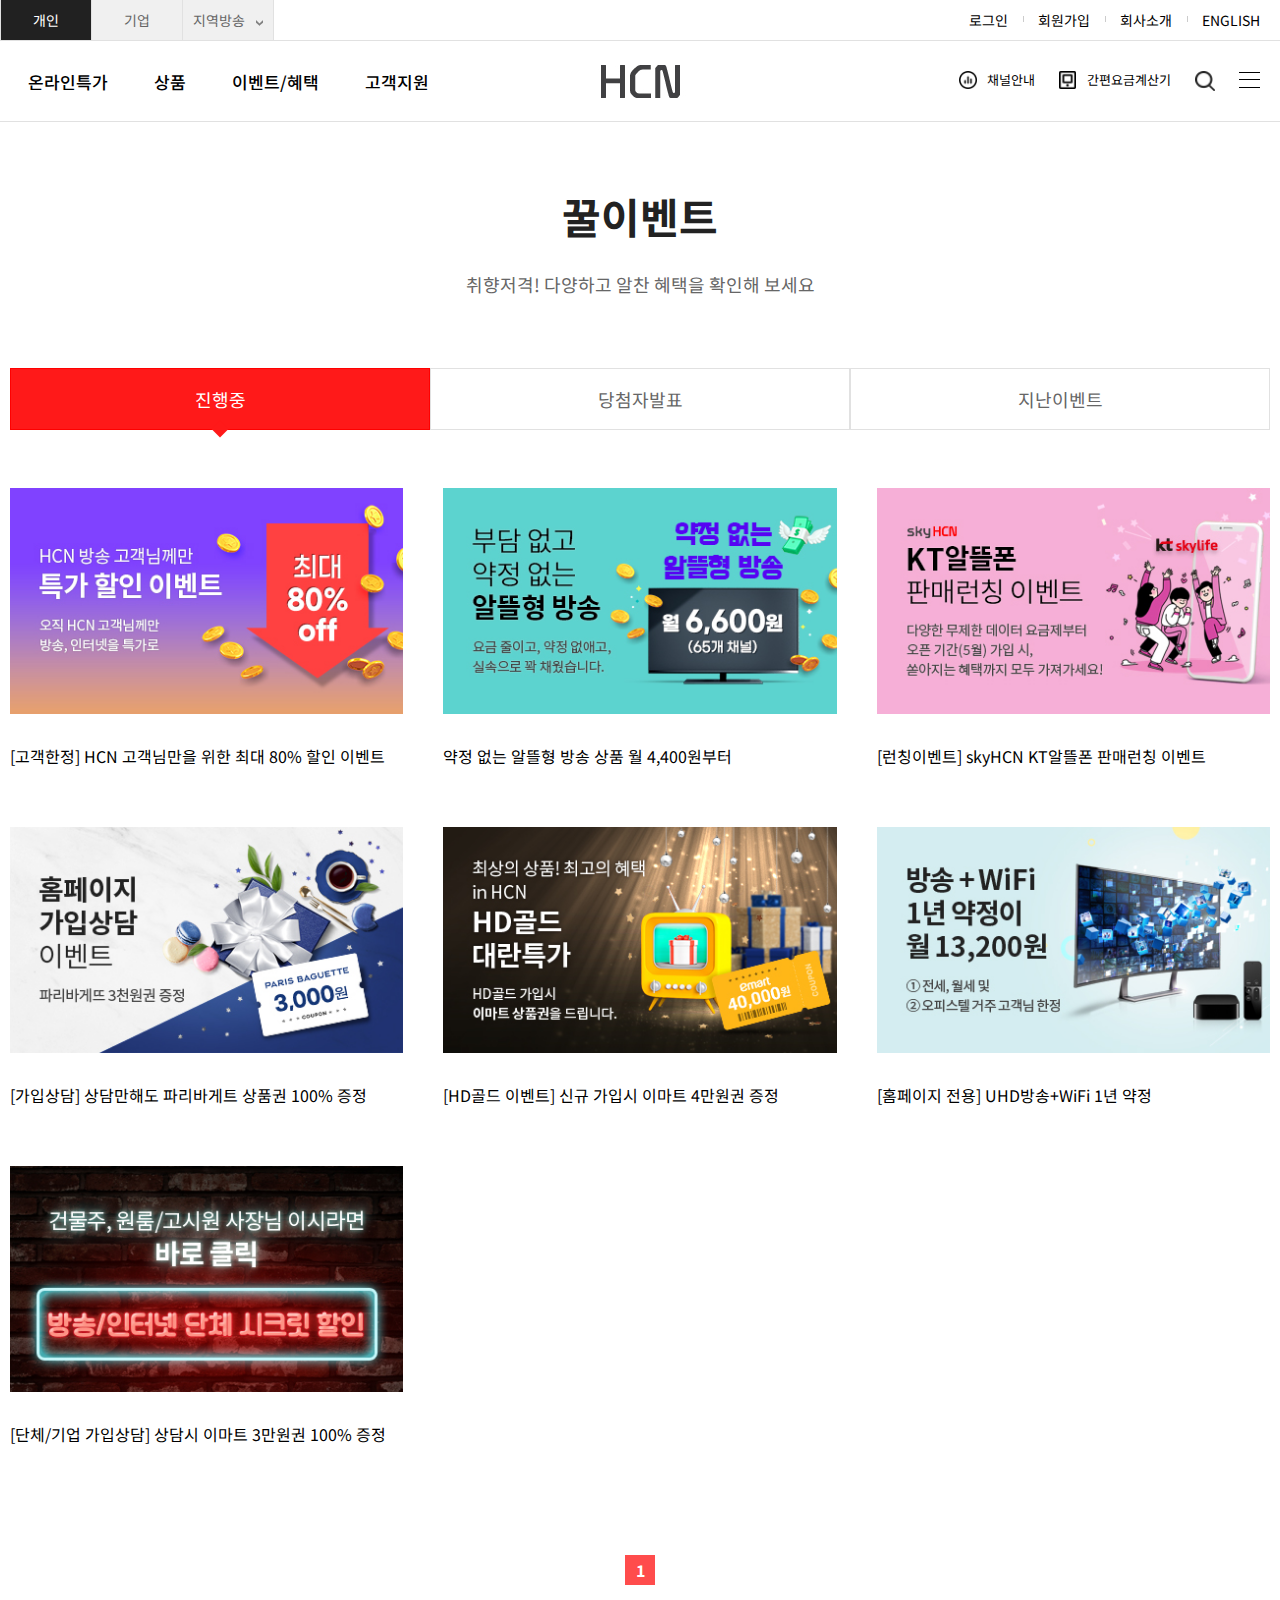
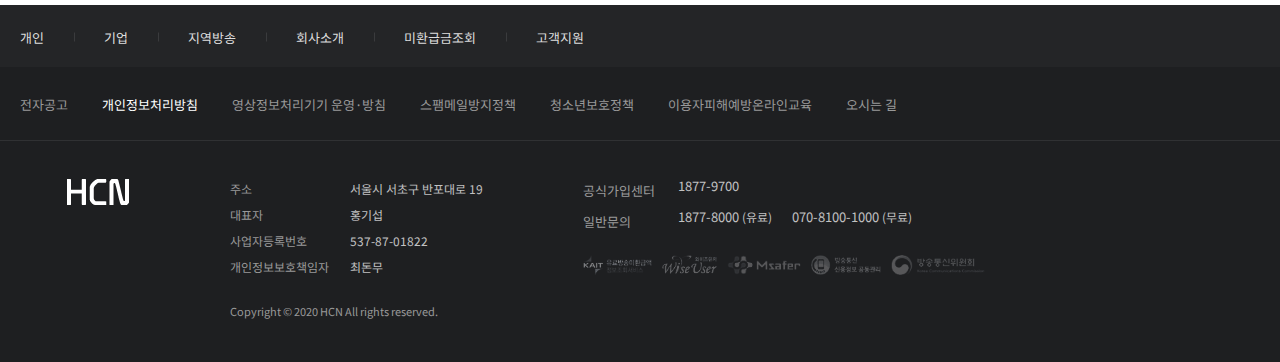
<file: online/benefit.html>
<!DOCTYPE html>
<html lang="en">
<head>
    <meta charset="UTF-8">
    <meta http-equiv="X-UA-Compatible" content="IE=edge">
    <meta name="viewport" content="width=device-width, initial-scale=1.0">
    <title>Document</title>
    <link rel="stylesheet" href="/css/main.css">
    <link rel="stylesheet" href="/css/style.css">
    <link rel="stylesheet" href="https://unpkg.com/swiper/swiper-bundle.min.css"/>
</head>
<body>
    <div class="wrap">
         <header>
            <div class="top-menu">
                <div class="inner-wrap floatCancel">
                    <ul class="site floatCancel">
                        <li class="active">
                            <a href="/index.html">개인</a>
                            <ul class="mo-option">
                                <li class="active">
                                    <a href="/index.html">개인</a>
                                </li>
                                <li>
                                    <a href="">기업</a>
                                </li>
                            </ul>
                        </li>
                        <li><a href="">기업</a></li>
                        <li class="select-box has-child">
                            <a href="">지역방송</a>
                            <ul class="option">
                                <li ><a href="">서초</a></li>
                                <li ><a href="">동작</a></li>
                                <li ><a href="">관악</a></li>
                                <li ><a href="">충북</a></li>
                                <li ><a href="">금호</a></li>
                                <li ><a href="">새로넷</a></li>
                                <li ><a href="">경북</a></li>
                                <li ><a href="">부산</a></li>
                            </ul>
                        </li>
                    </ul>
                    <ul class="utill floatCancel">
                        <li><a href="">로그인</a></li>
                        <li><a href="">회원가입</a></li>
                        <li><a href="">회사소개</a></li>
                        <li><a href="">ENGLISH</a></li>
                    </ul>
                    <div class="mobile-menu">
                        <span></span>
                        <span></span>
                        <span></span>
                    </div>
                </div>
            </div>
            <!-- //top-menu -->
            <div class="gnb-menu">
                <div class="inner-wrap">
                    <h1>
                        <a href="/index.html">
                            <span class="blind">HCN</span>
                        </a>
                    </h1>
        
                    <nav class="web-nav">
                        <ul class="gnb">
                            <li class="depth1">
                                <a href="/online/timesale.html">온라인특가</a>
                                <div class="depth2">
                                    <div class="tit">
                                        <strong>온라인 특가</strong>
                                       <p>오늘만 드리는 HCN의 <br> 특별한 선물!</p>
                                    </div>
                                    <ul class="gnb-list">
                                        <li><a href="/online/timesale.html">타임세일</a></li>
                                        <li><a href="/online/bargain.html">특가상품모음</a></li>
                                        <li><a href="/online/benefit.html">꿀이벤트</a></li>
                                    </ul>
                                </div>
                            </li>
                            <li class="depth1">
                                <a href="">상품</a>
                                <div class="depth2">
                                    <div class="tit">
                                        <strong>상품</strong>
                                        <p>HCN과 함께 <br> 알뜰한 선택하세요</p>
                                    </div>
                                    <ul class="gnb-list">
                                        <li>
                                            <a href="">결합상품</a>
                                            <ul class="depth3">
                                                <li><a href="">방송+인터넷+모바일 결합</a></li>
                                                <li><a href="">방송+극장동시개봉 영화</a></li>
                                                <li><a href="">통신사 모바일결합</a></li>
                                            </ul>
                                        </li>
                                        <li>
                                            <a href="">방송</a>
                                            <ul class="depth3">
                                                <li><a href="">방송 요금제</a></li>
                                                <li><a href="">HD</a></li>
                                                <li><a href="">UHD</a></li>
                                                <li><a href="">스마트HD</a></li>
                                                <li><a href="">뉴HD</a></li>
                                                <li><a href="">부가서비스</a></li>
                                            </ul>
                                        </li>
                                        <li>
                                            <a href="">인터넷</a>
                                            <ul class="depth3">
                                                <li><a href="">인터넷 요금제</a></li>
                                                <li><a href="">초고속인터넷</a></li>
                                                <li><a href="">부가서비스</a></li>
                                            </ul>
                                        </li>
                                        <li>
                                            <a href="">모바일</a>
                                            <ul class="depth3">
                                                <li><a href="">여유 알뜰폰</a></li>
                                                <li><a href="">마이월드 알뜰폰</a></li>
                                                <li><a href="">모빙 알뜰폰</a></li>
                                                <li><a href="">kt skylife 알뜰폰</a></li>
                                            </ul>
                                        </li>
                                        <li>
                                            <a href="">전화</a>
                                            <ul class="depth3">
                                                <li><a href="">인터넷전화</a></li>
                                                <li><a href="">부가서비스</a></li>
                                            </ul>
                                        </li>
                                        <li>
                                            <a href="">생활가전</a>
                                            <ul class="depth3">
                                                <li><a href="">영상가전</a></li>
                                                <li><a href="">주방가전</a></li>
                                                <li><a href="">계절/환경가전</a></li>
                                                <li><a href="">생활가전</a></li>
                                                <li><a href="">뷰티/건강</a></li>
                                                <li><a href="">가구</a></li>
                                                <li><a href="">렌탈케어</a></li>
                                                <li><a href="">기타</a></li>
                                            </ul>
                                        </li>
                                        <li>
                                            <a href="">사무기기</a>
                                            <ul class="depth3">
                                                <li><a href="">레이저</a></li>
                                                <li><a href="">잉크젯</a></li>
                                                <li><a href="">프린팅 박스</a></li>
                                            </ul>
                                        </li>
                                        <li>
                                            <a href="">보안솔루션</a>
                                            <ul class="depth3">
                                                <li><a href="">CCTV</a></li>
                                                <li><a href="">도어락</a></li>
                                            </ul>
                                        </li>
                                        <li>
                                            <a href="">홈인테리어</a>
                                            <ul class="depth3">
                                                <li><a href="">홈LED</a></li>
                                                <li><a href="">중문</a></li>
                                                <li><a href="">샤시</a></li>
                                            </ul>
                                        </li>
                                    </ul>
                                </div>
                            </li>
                            <li class="depth1">
                                <a href="/event/event.html">이벤트/혜택</a>
                                <div class="depth2">
                                    <div class="tit">
                                        <strong>이벤트/혜택</strong>
                                        <p>HCN에서 마련한 <br> 이벤트에 참여하시고, <br> 풍성한 혜택 받아가세요!</p>
                                    </div>
                                    <ul class="gnb-list">
                                        <li><a href="/event/event.html">이벤트</a></li>
                                        <li><a href="/event/card.html">제휴카드</a></li>
                                    </ul>
                                </div>
                            </li>
                            <li class="depth1">
                                <a href="/customer/customerMain.html">고객지원</a>
                                <div class="depth2">
                                    <div class="tit">
                                        <strong>고객지원</strong>
                                        <p>서비스 이용에 관해 <br> 무엇이든지 알려드립니다</p>
                                    </div>
                                    <ul class="gnb-list">
                                        <li>
                                            <a href="/customer/customerMain.html">고객지원</a>
                                        </li>
                                        <li>
                                            <a href="/customer/question.html">자주 묻는 질문</a>
                                        </li>
                                        <li>
                                            <a href="">이용안내</a>
                                            <ul class="depth3">
                                                <li><a href="">공지사항</a></li>
                                                <li><a href="">양식 다운로드</a></li>
                                                
                                            </ul>
                                        </li>
                                        <li>
                                            <a href="">셀프해결가이드</a>
                                            <ul class="depth3">
                                                <li><a href="">방송</a></li>
                                                <li><a href="">인터넷</a></li>
                                                <li><a href="">전화</a></li>
                                                <li><a href="">서비스</a></li>
                                            </ul>
                                        </li>
                                        <li>
                                            <a href="">이용자 피해예방</a>
                                            <ul class="depth3">
                                                <li><a href="">가입단계 피해예방 가이드</a></li>
                                                <li><a href="">이용단계 피해예방 가이드</a></li>
                                                <li><a href="">해지단계 피해예방 가이드</a></li>
                                                <li><a href="">동영상 피해예방 가이드</a></li>
                                                <li><a href="">최신 이용자 피해예방 가이드</a></li>
                                            </ul>
                                        </li>
                                        <li>
                                            <a href="/customer/ars.html">ARS 안내</a>
                                        </li>
                                        <li>
                                            <a href="https://www.kait-tvrefund.kr/" target="_blank" title="새창으로 이동합니다.">미환급금 조회</a>
                                        </li>
                                        <li>
                                            <a href="">인터넷 속도 측정</a>
                                        </li> 
                                    </ul>
                                </div>
                            </li>
                        </ul>
                    </nav>

                    <nav class="mobile-nav">
                        <ul class="floatCancel">
                            <li><a href="/online/timesale.html">온라인특가</a></li>
                            <li><a href="">상품</a></li>
                            <li><a href="/event/event.html">이벤트/혜택</a></li>
                            <li><a href="/customer/customerMain.html">고객지원</a></li>
                        </ul>
                    </nav>
    
                    <ul class="gnb-etc">
                        <li class="btn-chanel"><a href="">채널안내</a></li>
                        <li class="btn-fee"><a href="">간편요금계산기</a></li>
                        <li class="btn-search"><a href=""><span class="blind">검색 버튼</span></a></li>
                        <li class="btn-menu">
                            <a href="" title="전체메뉴 열기">
                                <span></span>
                            </a>
                        </li>
                    </ul>
                </div>
            </div>
            <!-- //gnb-menu -->
            <div class="gnb-bg"></div>
        </header>
        <!-- //header -->
        <main>
            <div class="benefit-area tab-common">
                <div class="inner-wrap">
                    <h2>꿀이벤트</h2>
                    <p class="tabP">취향저격! 다양하고 알찬 혜택을 확인해 보세요</p>
                    <ul class="tab-nav">
                        <li class="on" data-tabNumb="tab01">진행중</li>
                        <li data-tabNumb="tab02">당첨자발표</li>
                        <li data-tabNumb="tab03">지난이벤트</li>
                    </ul>
                    <!-- //tab-nav -->
                    <div class="tab-con tab01 active">
                        <ul class="floatCancel">
                            <li>
                                <a href="">
                                    <div class="img-wrap"><img src="/images/img_benefit-tab01-li01.jpg" alt=""></div>
                                    <div class="text-wrap">
                                        <p>[고객한정] HCN 고객님만을 위한 최대 80% 할인 이벤트</p>
                                        <span></span>
                                    </div>
                                </a>
                            </li>
                            <li>
                                <a href="">
                                    <div class="img-wrap"><img src="/images/img_benefit-tab01-li02.jpg" alt=""></div>
                                    <div class="text-wrap">
                                        <p>약정 없는 알뜰형 방송 상품 월 4,400원부터</p>
                                        <span></span>
                                    </div>
                                </a>
                            </li>
                            <li>
                                <a href="">
                                    <div class="img-wrap"><img src="/images/img_benefit-tab01-li03.jpg" alt=""></div>
                                    <div class="text-wrap">
                                        <p>[런칭이벤트] skyHCN KT알뜰폰 판매런칭 이벤트</p>
                                        <span></span>
                                    </div>
                                </a>
                            </li>
                            <li>
                                <a href="">
                                    <div class="img-wrap"><img src="/images/img_benefit-tab01-li04.jpg" alt=""></div>
                                    <div class="text-wrap">
                                        <p>[가입상담] 상담만해도 파리바게트 상품권 100% 증정</p>
                                        <span></span>
                                    </div>
                                </a>
                            </li>
                            <li>
                                <a href="">
                                    <div class="img-wrap"><img src="/images/img_benefit-tab01-li05.jpg" alt=""></div>
                                    <div class="text-wrap">
                                        <p>[HD골드 이벤트] 신규 가입시 이마트 4만원권 증정</p>
                                        <span></span>
                                    </div>
                                </a>
                            </li>
                            <li>
                                <a href="">
                                    <div class="img-wrap"><img src="/images/img_benefit-tab01-li06.jpg" alt=""></div>
                                    <div class="text-wrap">
                                        <p>[홈페이지 전용] UHD방송+WiFi 1년 약정</p>
                                        <span></span>
                                    </div>
                                </a>
                            </li>
                            <li>
                                <a href="">
                                    <div class="img-wrap"><img src="/images/img_benefit-tab01-li07.jpg" alt=""></div>
                                    <div class="text-wrap">
                                        <p>[단체/기업 가입상담] 상담시 이마트 3만원권 100% 증정</p>
                                        <span></span>
                                    </div>
                                </a>
                            </li>
                        </ul>
                    </div>
                    <div class="tab-con tab02">
                        <table>
                            <caption class="blind">당첨자발표</caption>
                            <thead>
                                <tr>
                                    <th>번호</th>
                                    <th>제목</th>
                                    <th>등록일</th>
                                    <th>조회수</th>
                                </tr>
                            </thead>
                            <tbody>
                                <tr>
                                    <th>1</th>
                                    <td>행운의 당첨자 발표합니다.</td>
                                    <td>2022-05-18</td>
                                    <td>35</td>
                                </tr>
                            </tbody>
                        </table>
                    </div>
                    <div class="tab-con tab03">
                        <ul class="floatCancel">
                            <li>
                                <a href="">
                                    <div class="img-wrap">
                                        <span>종료</span>
                                        <img src="/images/img_benefit-tab03-li01.jpg" alt="">
                                    </div>
                                    <div class="text-wrap">
                                        <p>[시즌 이벤트] 이사하신 고객님, 이마트 상품권 받아가세요!</p>
                                        <span>2022-03-03 ~ 2022-04-30</span>
                                    </div>
                                </a>
                            </li>
                            <li>
                                <a href="">
                                    <div class="img-wrap">
                                        <span>종료</span>
                                        <img src="/images/img_benefit-tab03-li02.jpg" alt="">
                                    </div>
                                    <div class="text-wrap">
                                        <p>[가입상담 이벤트] 상담만 받아도 코카콜라 1.5L 증정</p>
                                        <span>2021-09-30 ~ 2022-02-28</span>
                                    </div>
                                </a>
                            </li>
                            <li>
                                <a href="">
                                    <div class="img-wrap">
                                        <span>종료</span>
                                        <img src="/images/img_benefit-tab03-li03.jpg" alt="">
                                    </div>
                                    <div class="text-wrap">
                                        <p>[시즌이벤트] 이사 오신 고객님께 통크게 쏩니다!</p>
                                        <span>2021-09-01 ~ 2021-10-31</span>
                                    </div>
                                </a>
                            </li>
                            <li>
                                <a href="">
                                    <div class="img-wrap">
                                        <span>종료</span>
                                        <img src="/images/img_benefit-tab03-li04.jpg" alt="">
                                    </div>
                                    <div class="text-wrap">
                                        <p>[가입상담] 홈페이지 상담만 해도 이디야 커피 드려요</p>
                                        <span>2021-07-01 ~ 2021-09-30</span>
                                    </div>
                                </a>
                            </li>
                            <li>
                                <a href="">
                                    <div class="img-wrap">
                                        <span>종료</span>
                                        <img src="/images/img_benefit-tab03-li05.jpg" alt="">
                                    </div>
                                    <div class="text-wrap">
                                        <p>[퀴즈이벤트] 1분 퀴즈 맞추면 편의점 상품권이!</p>
                                        <span>2021-04-12 ~ 2021-04-25</span>
                                    </div>
                                </a>
                            </li>
                            <li>
                                <a href="">
                                    <div class="img-wrap">
                                        <span>종료</span>
                                        <img src="/images/img_benefit-tab03-li06.jpg" alt="">
                                    </div>
                                    <div class="text-wrap">
                                        <p>[가입상담] 홈페이지 상담만 해도 파리바게뜨 상품권이!</p>
                                        <span>2021-04-01 ~ 2021-07-01</span>
                                    </div>
                                </a>
                            </li>
                            <li>
                                <a href="">
                                    <div class="img-wrap">
                                        <span>종료</span>
                                        <img src="/images/img_benefit-tab03-li07.jpg" alt="">
                                    </div>
                                    <div class="text-wrap">
                                        <p>[한정 이벤트] 이사하신 고객님, 이마트 상품권 받아가세요!</p>
                                        <span>2021-02-01 ~ 2021-03-31</span>
                                    </div>
                                </a>
                            </li>
                        </ul>
                    </div>
                    <!-- //tab-con -->
                    <div class="paging">
                        <ul>
                            <li class="on"><strong>1</strong></li>
                        </ul>
                    </div>
                </div>
                <!-- //inner-wrap -->
            </div>
            <!-- //contents -->
        </main>
        <!-- //main -->
        <footer>
            <div class="inner-wrap">
                <ul class="f-menu1 floatCancel">
                    <li><a href="index.html">개인</a></li>
                    <li><a href="">기업</a></li>
                    <li><a href="">지역방송</a></li>
                    <li><a href="">회사소개</a></li>
                    <li><a href="">미환급금조회</a></li>
                    <li><a href="/customer/customerMain.html">고객지원</a></li>
                </ul>
                <ul class="f-menu2 floatCancel">
                    <li><a href="">전자공고</a></li>
                    <li><a href=""><strong>개인정보처리방침</strong></a></li>
                    <li><a href="">영상정보처리기기 운영&middot;방침</a></li>
                    
                    <li><a href="">스팸메일방지정책</a></li>
                    <li><a href="">청소년보호정책</a></li>
                    <li><a href="">이용자피해예방온라인교육</a></li>
                    <li><a href="">오시는 길</a></li>
                </ul>
                <div class="f-info">
                    <h2>
                        <a href="">
                            <span class="blind">HCN</span>
                        </a>
                    </h2>
                    <div class="adress floatCancel">
                        <ul>
                            <li>
                                <span>주소</span>
                                서울시 서초구 반포대로 19
                            </li>
                            <li>
                                <span>대표자</span>
                                홍기섭
                            </li>
                            <li>
                                <span>사업자등록번호</span>
                                537-87-01822
                            </li>
                            <li>
                                <span>개인정보보호책임자</span>
                                최돈무
                            </li>
                        </ul>
                        <p>Copyright © 2020 HCN All rights reserved.</p>
                    </div>
                    <!-- //adress -->

                    <div class="tel">
                        <dl class="floatCancel">
                            <dt>공식가입센터</dt>
                            <dd><a href="tel:1877-9700">1877-9700</a></dd>
                        </dl>
                        <dl class="floatCancel">
                            <dt>일반문의</dt>
                            <dd>
                                <a href="https://www.hcn.co.kr/www/support/ars.jsp">
                                    1877-8000
                                    <span>(유료)</span>
                                </a>
                            </dd>
                            <dd>
                                <a href="https://www.hcn.co.kr/www/support/ars.jsp">
                                    070-8100-1000
                                    <span>(무료)</span>
                                </a>
                            </dd>
                        </dl>
                    </div>
                    
                    <ul class="f-banner floatCancel">
                        <li><a href="https://www.kait-tvrefund.kr/" target="_blank"><img src="/images/img_f-banner01.png" alt="유료방송미환급액"></a></li>
                        <li><a href="https://wiseuser.go.kr/usermain.do" target="_blank"><img src="/images/img_f-banner02.png" alt="와이즈유저"></a></li>
                        <li><a href="https://www.msafer.or.kr/index.do" target="_blank"><img src="/images/img_f-banner03.png" alt="msafer"></a></li>
                        <li><a href="https://www.credit.or.kr/" target="_blank"><img src="/images/img_f-banner04.png" alt="방송통신 신용정보공동관리"></a></li>
                        <li><a href="https://www.kcc.go.kr/user.do" target="_blank"><img src="/images/img_f-banner05.png" alt="방송통신위원회"></a></li>
                    </ul>
                </div>
                <!-- //f-info -->
            </div>
            <!-- //inner-wrap -->
        </footer>
        <!-- footer -->
    </div>
    <!-- //wrap -->
    <script src="https://code.jquery.com/jquery-1.12.4.min.js"></script>
    <script src="https://unpkg.com/swiper/swiper-bundle.min.js"></script>
    <script src="/js/app.js"></script>
</body>
</html>
</file>
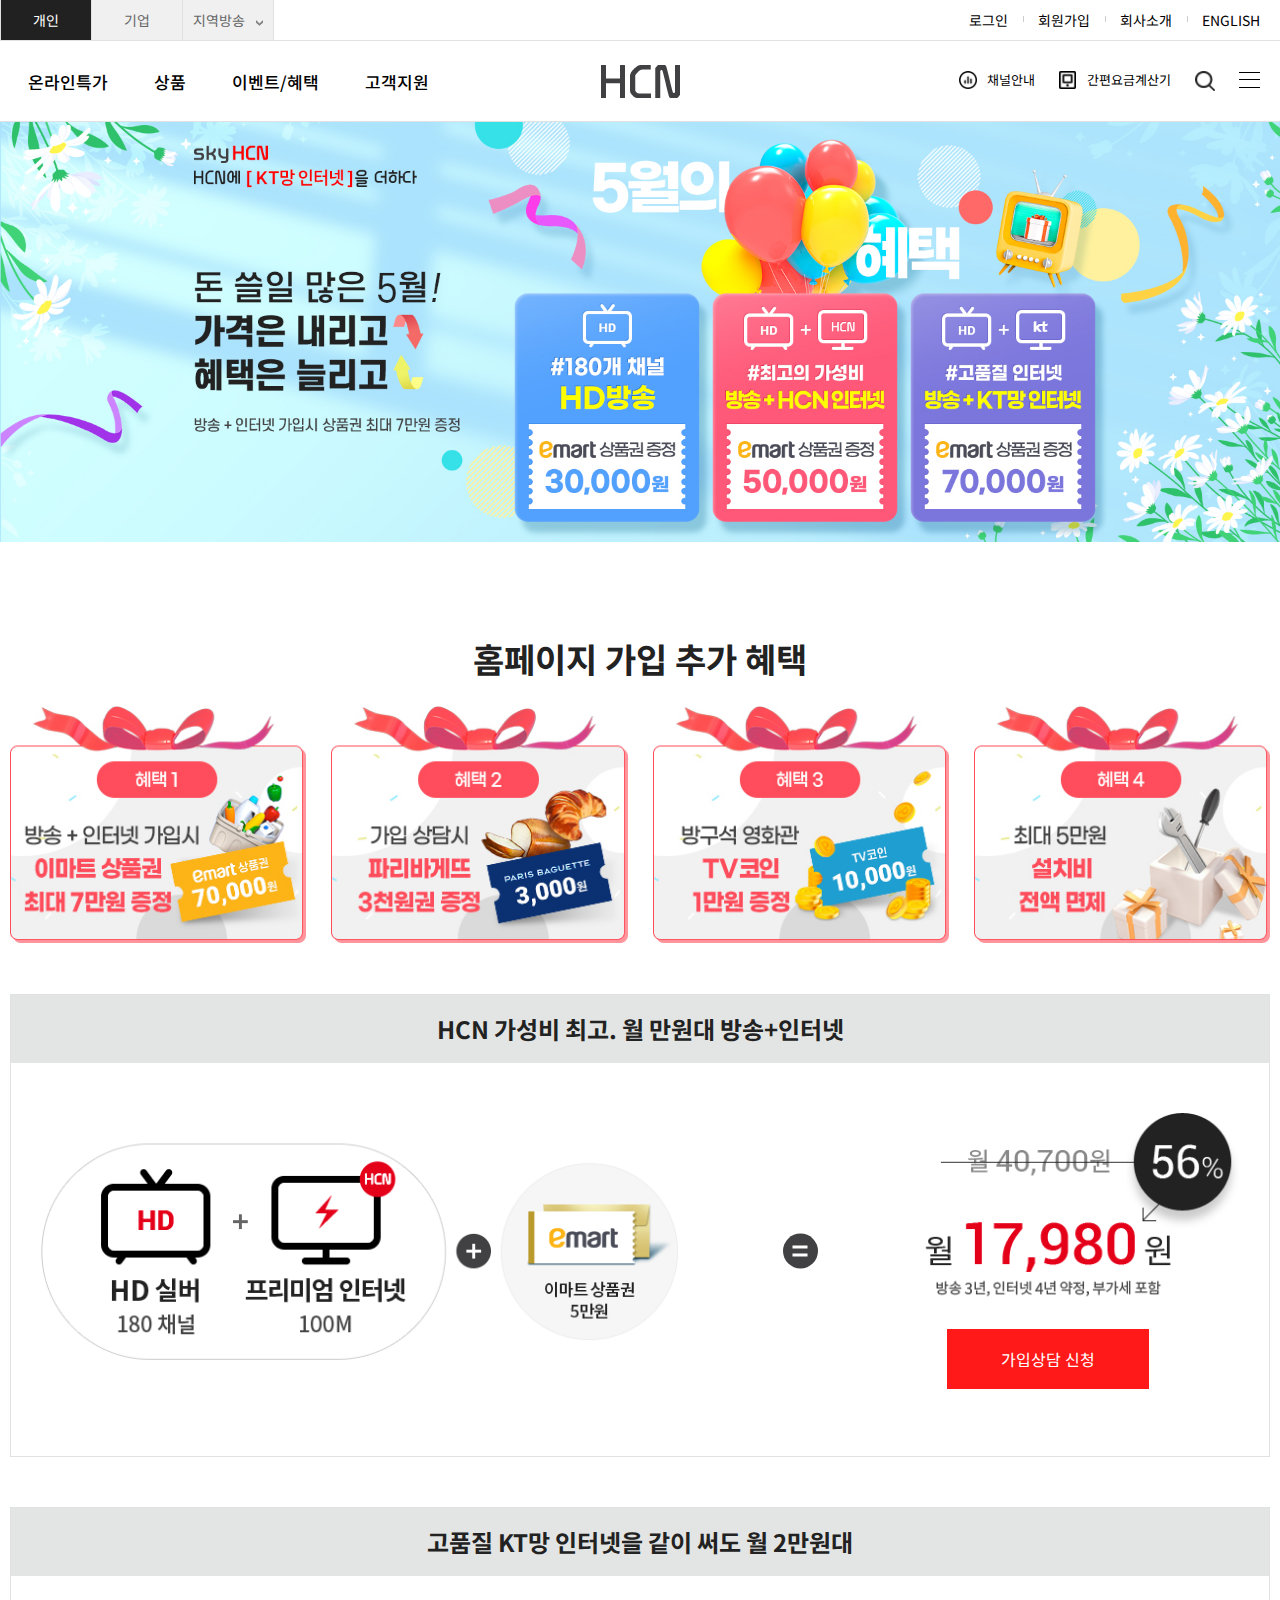
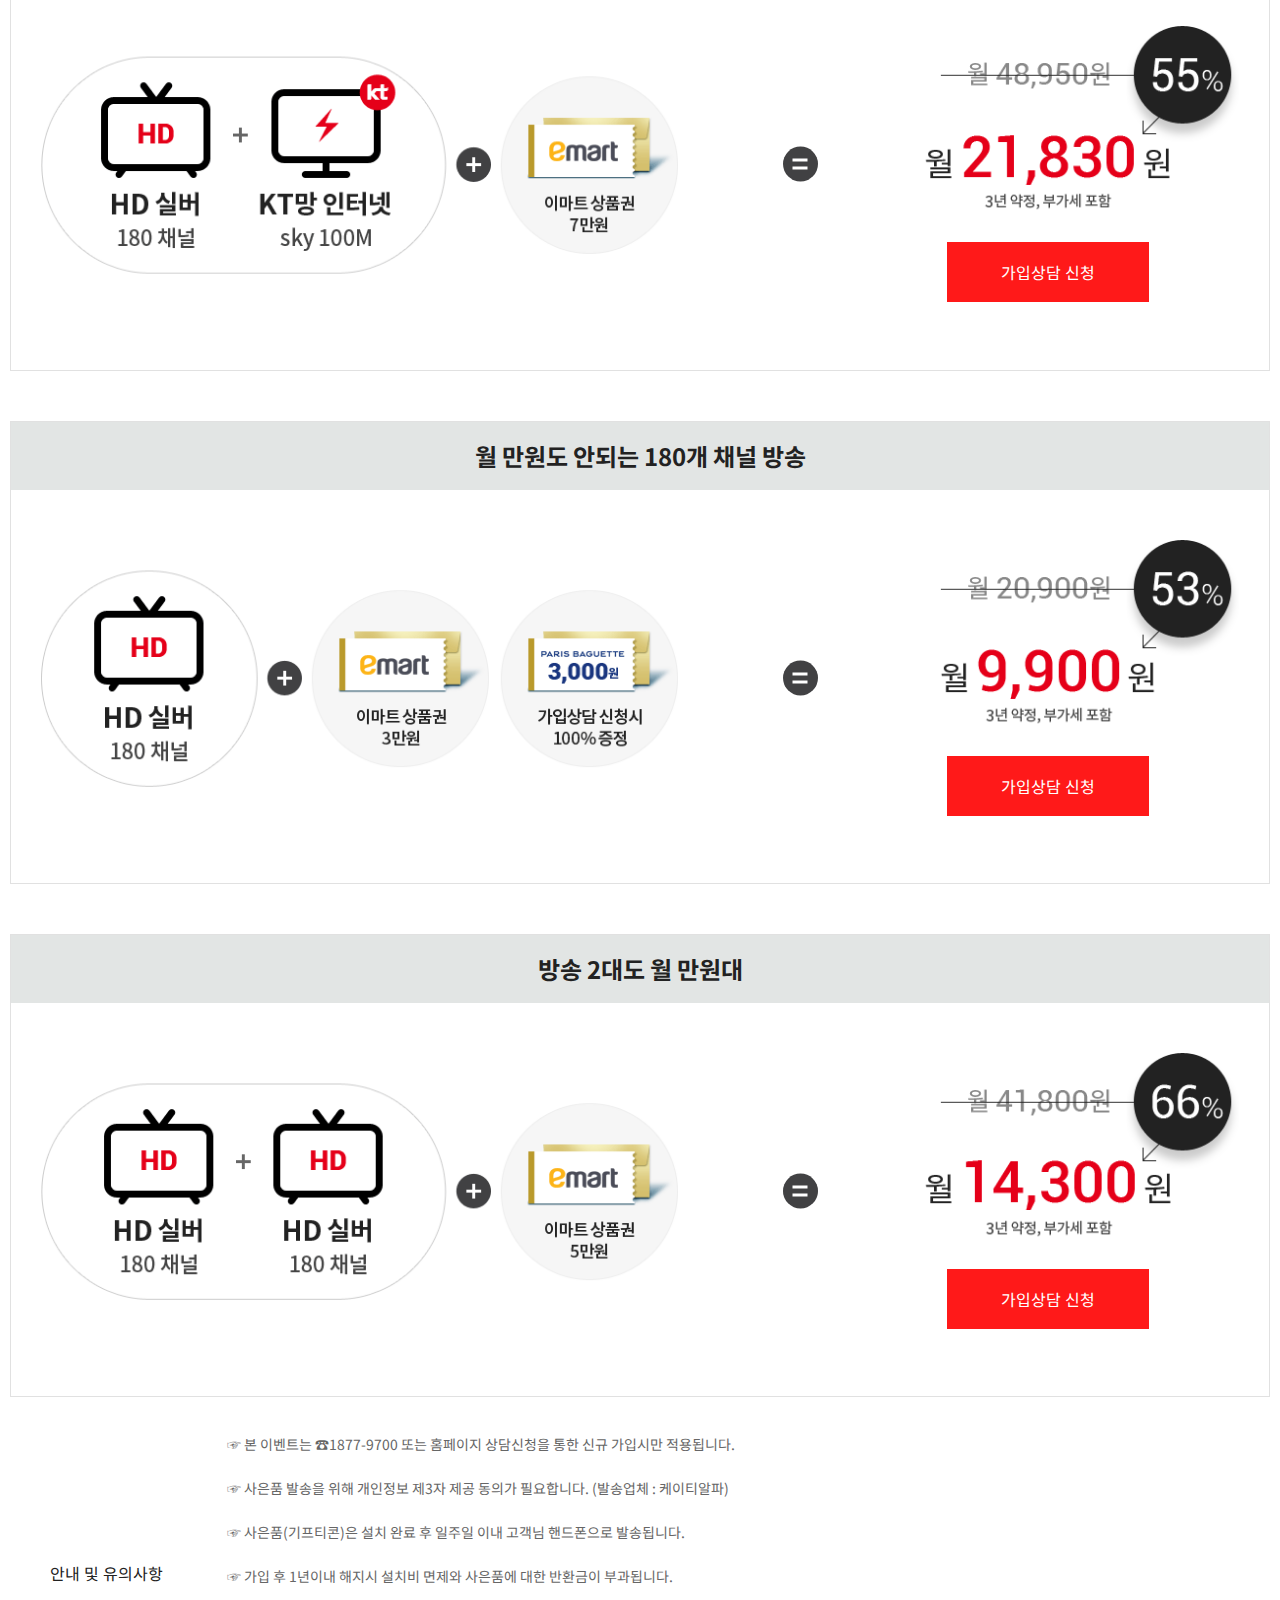
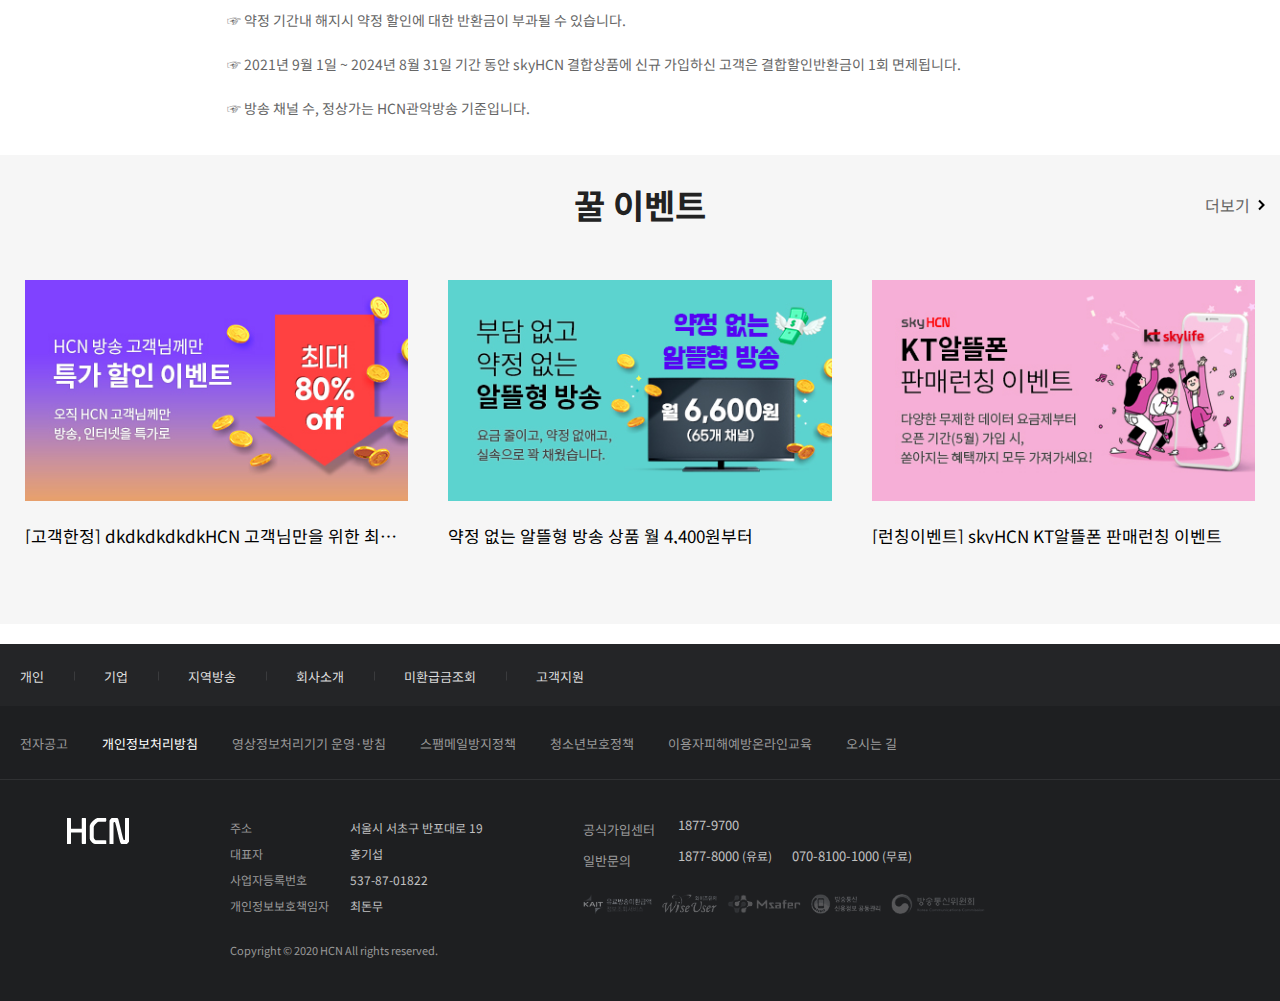
<file: online/timesale.html>
<!DOCTYPE html>
<html lang="en">
<head>
    <meta charset="UTF-8">
    <meta http-equiv="X-UA-Compatible" content="IE=edge">
    <meta name="viewport" content="width=device-width, initial-scale=1.0">
    <title>Document</title>
    <link rel="stylesheet" href="/css/main.css">
    <link rel="stylesheet" href="/css/style.css">
    <link rel="stylesheet" href="https://unpkg.com/swiper/swiper-bundle.min.css"/>
</head>
<body>
    <div class="wrap">
         <header>
            <div class="top-menu">
                <div class="inner-wrap floatCancel">
                    <ul class="site floatCancel">
                        <li class="active">
                            <a href="/index.html">개인</a>
                            <ul class="mo-option">
                                <li class="active">
                                    <a href="/index.html">개인</a>
                                </li>
                                <li>
                                    <a href="">기업</a>
                                </li>
                            </ul>
                        </li>
                        <li><a href="">기업</a></li>
                        <li class="select-box has-child">
                            <a href="">지역방송</a>
                            <ul class="option">
                                <li ><a href="">서초</a></li>
                                <li ><a href="">동작</a></li>
                                <li ><a href="">관악</a></li>
                                <li ><a href="">충북</a></li>
                                <li ><a href="">금호</a></li>
                                <li ><a href="">새로넷</a></li>
                                <li ><a href="">경북</a></li>
                                <li ><a href="">부산</a></li>
                            </ul>
                        </li>
                    </ul>
                    <ul class="utill floatCancel">
                        <li><a href="">로그인</a></li>
                        <li><a href="">회원가입</a></li>
                        <li><a href="">회사소개</a></li>
                        <li><a href="">ENGLISH</a></li>
                    </ul>
                    <div class="mobile-menu">
                        <span></span>
                        <span></span>
                        <span></span>
                    </div>
                </div>
            </div>
            <!-- //top-menu -->
            <div class="gnb-menu">
                <div class="inner-wrap">
                    <h1>
                        <a href="/index.html">
                            <span class="blind">HCN</span>
                        </a>
                    </h1>
        
                    <nav class="web-nav">
                        <ul class="gnb">
                            <li class="depth1">
                                <a href="/online/timesale.html">온라인특가</a>
                                <div class="depth2">
                                    <div class="tit">
                                        <strong>온라인 특가</strong>
                                       <p>오늘만 드리는 HCN의 <br> 특별한 선물!</p>
                                    </div>
                                    <ul class="gnb-list">
                                        <li><a href="/online/timesale.html">타임세일</a></li>
                                        <li><a href="/online/bargain.html">특가상품모음</a></li>
                                        <li><a href="/online/benefit.html">꿀이벤트</a></li>
                                    </ul>
                                </div>
                            </li>
                            <li class="depth1">
                                <a href="">상품</a>
                                <div class="depth2">
                                    <div class="tit">
                                        <strong>상품</strong>
                                        <p>HCN과 함께 <br> 알뜰한 선택하세요</p>
                                    </div>
                                    <ul class="gnb-list">
                                        <li>
                                            <a href="">결합상품</a>
                                            <ul class="depth3">
                                                <li><a href="">방송+인터넷+모바일 결합</a></li>
                                                <li><a href="">방송+극장동시개봉 영화</a></li>
                                                <li><a href="">통신사 모바일결합</a></li>
                                            </ul>
                                        </li>
                                        <li>
                                            <a href="">방송</a>
                                            <ul class="depth3">
                                                <li><a href="">방송 요금제</a></li>
                                                <li><a href="">HD</a></li>
                                                <li><a href="">UHD</a></li>
                                                <li><a href="">스마트HD</a></li>
                                                <li><a href="">뉴HD</a></li>
                                                <li><a href="">부가서비스</a></li>
                                            </ul>
                                        </li>
                                        <li>
                                            <a href="">인터넷</a>
                                            <ul class="depth3">
                                                <li><a href="">인터넷 요금제</a></li>
                                                <li><a href="">초고속인터넷</a></li>
                                                <li><a href="">부가서비스</a></li>
                                            </ul>
                                        </li>
                                        <li>
                                            <a href="">모바일</a>
                                            <ul class="depth3">
                                                <li><a href="">여유 알뜰폰</a></li>
                                                <li><a href="">마이월드 알뜰폰</a></li>
                                                <li><a href="">모빙 알뜰폰</a></li>
                                                <li><a href="">kt skylife 알뜰폰</a></li>
                                            </ul>
                                        </li>
                                        <li>
                                            <a href="">전화</a>
                                            <ul class="depth3">
                                                <li><a href="">인터넷전화</a></li>
                                                <li><a href="">부가서비스</a></li>
                                            </ul>
                                        </li>
                                        <li>
                                            <a href="">생활가전</a>
                                            <ul class="depth3">
                                                <li><a href="">영상가전</a></li>
                                                <li><a href="">주방가전</a></li>
                                                <li><a href="">계절/환경가전</a></li>
                                                <li><a href="">생활가전</a></li>
                                                <li><a href="">뷰티/건강</a></li>
                                                <li><a href="">가구</a></li>
                                                <li><a href="">렌탈케어</a></li>
                                                <li><a href="">기타</a></li>
                                            </ul>
                                        </li>
                                        <li>
                                            <a href="">사무기기</a>
                                            <ul class="depth3">
                                                <li><a href="">레이저</a></li>
                                                <li><a href="">잉크젯</a></li>
                                                <li><a href="">프린팅 박스</a></li>
                                            </ul>
                                        </li>
                                        <li>
                                            <a href="">보안솔루션</a>
                                            <ul class="depth3">
                                                <li><a href="">CCTV</a></li>
                                                <li><a href="">도어락</a></li>
                                            </ul>
                                        </li>
                                        <li>
                                            <a href="">홈인테리어</a>
                                            <ul class="depth3">
                                                <li><a href="">홈LED</a></li>
                                                <li><a href="">중문</a></li>
                                                <li><a href="">샤시</a></li>
                                            </ul>
                                        </li>
                                    </ul>
                                </div>
                            </li>
                            <li class="depth1">
                                <a href="/event/event.html">이벤트/혜택</a>
                                <div class="depth2">
                                    <div class="tit">
                                        <strong>이벤트/혜택</strong>
                                        <p>HCN에서 마련한 <br> 이벤트에 참여하시고, <br> 풍성한 혜택 받아가세요!</p>
                                    </div>
                                    <ul class="gnb-list">
                                        <li><a href="/event/event.html">이벤트</a></li>
                                        <li><a href="/event/card.html">제휴카드</a></li>
                                    </ul>
                                </div>
                            </li>
                            <li class="depth1">
                                <a href="/customer/customerMain.html">고객지원</a>
                                <div class="depth2">
                                    <div class="tit">
                                        <strong>고객지원</strong>
                                        <p>서비스 이용에 관해 <br> 무엇이든지 알려드립니다</p>
                                    </div>
                                    <ul class="gnb-list">
                                        <li>
                                            <a href="/customer/customerMain.html">고객지원</a>
                                        </li>
                                        <li>
                                            <a href="/customer/question.html">자주 묻는 질문</a>
                                        </li>
                                        <li>
                                            <a href="">이용안내</a>
                                            <ul class="depth3">
                                                <li><a href="">공지사항</a></li>
                                                <li><a href="">양식 다운로드</a></li>
                                                
                                            </ul>
                                        </li>
                                        <li>
                                            <a href="">셀프해결가이드</a>
                                            <ul class="depth3">
                                                <li><a href="">방송</a></li>
                                                <li><a href="">인터넷</a></li>
                                                <li><a href="">전화</a></li>
                                                <li><a href="">서비스</a></li>
                                            </ul>
                                        </li>
                                        <li>
                                            <a href="">이용자 피해예방</a>
                                            <ul class="depth3">
                                                <li><a href="">가입단계 피해예방 가이드</a></li>
                                                <li><a href="">이용단계 피해예방 가이드</a></li>
                                                <li><a href="">해지단계 피해예방 가이드</a></li>
                                                <li><a href="">동영상 피해예방 가이드</a></li>
                                                <li><a href="">최신 이용자 피해예방 가이드</a></li>
                                            </ul>
                                        </li>
                                        <li>
                                            <a href="/customer/ars.html">ARS 안내</a>
                                        </li>
                                        <li>
                                            <a href="https://www.kait-tvrefund.kr/" target="_blank" title="새창으로 이동합니다.">미환급금 조회</a>
                                        </li>
                                        <li>
                                            <a href="">인터넷 속도 측정</a>
                                        </li> 
                                    </ul>
                                </div>
                            </li>
                        </ul>
                    </nav>

                    <nav class="mobile-nav">
                        <ul class="floatCancel">
                            <li><a href="/online/timesale.html">온라인특가</a></li>
                            <li><a href="">상품</a></li>
                            <li><a href="/event/event.html">이벤트/혜택</a></li>
                            <li><a href="/customer/customerMain.html">고객지원</a></li>
                        </ul>
                    </nav>
    
                    <ul class="gnb-etc">
                        <li class="btn-chanel"><a href="">채널안내</a></li>
                        <li class="btn-fee"><a href="">간편요금계산기</a></li>
                        <li class="btn-search"><a href=""><span class="blind">검색 버튼</span></a></li>
                        <li class="btn-menu">
                            <a href="" title="전체메뉴 열기">
                                <span></span>
                            </a>
                        </li>
                    </ul>
                </div>
            </div>
            <!-- //gnb-menu -->
            <div class="gnb-bg"></div>
        </header>
        <!-- //header -->
        <main>
            <div class="banner-wrap h420">
                <img src="/images/img_timesale-banner.jpg" alt="5월의 혜택">
            </div>
            <!-- //banner-wrap -->

            <div class="timesale-area">
                <div class="contents">
                    <div class="inner-wrap">
                        <h2>홈페이지 가입 추가 혜택</h2>
                        <ul class="bene-list floatCancel">
                            <li><img src="/images/img_timesale-beneitem01.jpg" alt="이마트 상품권 최대 7만원 증정"></li>
                            <li><img src="/images/img_timesale-beneitem02.jpg" alt="파리바게뜨 3천원권 증정"></li>
                            <li><img src="/images/img_timesale-beneitem03.jpg" alt="TV코인 1만원 증정"></li>
                            <li><img src="/images/img_timesale-beneitem04.jpg" alt="최대 5만원 설치비 전액 면제"></li>
                        </ul>
                        <ul class="event-wrap">
                            <li class="floatCancel">
                                <p>HCN 가성비 최고. 월 만원대 방송+인터넷</p>
                                <div class="goods"><img src="/images/img_timesale-goods01.gif" alt="HD실버 + 프리미엄 인터넷 + 이마트 상품권 5만원"></div>
                                <div class="pay">
                                    <span class="sum"></span>
                                    <div class="img-wrap">
                                        <img src="/images/img_timesale-pay01.gif" alt="월 17,980원">
                                    </div>
                                    <a href="javascript:void(0)" class="btn">가입상담 신청</a>
                                </div>
                            </li>
                            <li class="floatCancel">
                                <p>고품질 KT망 인터넷을 같이 써도 월 2만원대</p>
                                <div class="goods"><img src="/images/img_timesale-goods02.gif" alt="HD실버 + kT망 인터넷 + 이마트 상품권 7만원"></div>
                                <div class="pay">
                                    <span class="sum"></span>
                                    <div class="img-wrap">
                                        <img src="/images/img_timesale-pay02.gif" alt="월 21,830원">
                                    </div>
                                    <a href="javascript:void(0)" class="btn">가입상담 신청</a>
                                </div>
                            </li>
                            <li class="floatCancel">
                                <p>월 만원도 안되는 180개 채널 방송</p>
                                <div class="goods"><img src="/images/img_timesale-goods03.gif" alt="HD실버 + 이마트 상품권 3만원 + 가입상담 신청시 100% 증정"></div>
                                <div class="pay">
                                    <span class="sum"></span>
                                    <div class="img-wrap">
                                        <img src="/images/img_timesale-pay03.gif" alt="월 9,900원">
                                    </div>
                                    <a href="javascript:void(0)" class="btn">가입상담 신청</a>
                                </div>
                            </li>
                            <li class="floatCancel">
                                <p>방송 2대도 월 만원대</p>
                                <div class="goods"><img src="/images/img_timesale-goods04.gif" alt="HD실버 + HD실버 + 이마트 상품권 5만원"></div>
                                <div class="pay">
                                    <span class="sum"></span>
                                    <div class="img-wrap">
                                        <img src="/images/img_timesale-pay04.gif" alt="월 14,300원">
                                    </div>
                                    <a href="javascript:void(0)" class="btn">가입상담 신청</a>
                                </div>
                            </li>
                        </ul>
                        <dl class="notice">
                            <dt>안내 및 유의사항</dt>
                            <dd>
                                <ul>
                                    <li>☞ 본 이벤트는 ☎1877-9700 또는 홈페이지 상담신청을 통한 신규 가입시만 적용됩니다.</li>
                                    <li>☞ 사은품 발송을 위해 개인정보 제3자 제공 동의가 필요합니다. (발송업체 : 케이티알파)</li>
                                    <li>☞ 사은품(기프티콘)은 설치 완료 후 일주일 이내 고객님 핸드폰으로 발송됩니다.</li>
                                    <li>☞ 가입 후 1년이내 해지시 설치비 면제와 사은품에 대한 반환금이 부과됩니다.</li>
                                    <li>☞ 약정 기간내 해지시 약정 할인에 대한 반환금이 부과될 수 있습니다.</li>
                                    <li>☞ 2021년 9월 1일 ~ 2024년 8월 31일 기간 동안 skyHCN 결합상품에 신규 가입하신 고객은 결합할인반환금이 1회 면제됩니다.</li>
                                    <li>☞ 방송 채널 수, 정상가는 HCN관악방송 기준입니다.</li>
                                </ul>
                            </dd>
                        </dl>
                    </div>
                    <!-- //inner-wrap -->
                </div>

                <div class="honey-event">
                    <div class="inner-wrap">
                        <h2>꿀 이벤트</h2>
                        <a href="/online/benefit.html" class="more">더보기</a>
                        <ul class="honey-list floatCancel">
                            <li>
                                <a href="">
                                    <div class="img-wrap">
                                        <img src="/images/img_benefit01.jpg" alt="">
                                    </div>
                                    <div class="text-wrap">
                                        <p>[고객한정] dkdkdkdkdkHCN 고객님만을 위한 최대 80% 할인 이벤트</p>
                                    </div>
                                </a>
                            </li>
                            <li>
                                <a href="">
                                    <div class="img-wrap">
                                        <img src="/images/img_benefit02.jpg" alt="">
                                    </div>
                                    <div class="text-wrap">
                                        <p>약정 없는 알뜰형 방송 상품 월 4,400원부터</p>
                                    </div>
                                </a>
                            </li>
                            <li>
                                <a href="">
                                    <div class="img-wrap">
                                        <img src="/images/img_benefit03.jpg" alt="">
                                    </div>
                                    <div class="text-wrap">
                                        <p>[런칭이벤트] skyHCN KT알뜰폰 판매런칭 이벤트</p>
                                    </div>
                                </a>
                            </li>
                        </ul>
                    </div>
                </div>
                <!-- //honey-event -->
            </div>
            <!-- //contents -->
        </main>
        <!-- //main -->
        <footer>
            <div class="inner-wrap">
                <ul class="f-menu1 floatCancel">
                    <li><a href="index.html">개인</a></li>
                    <li><a href="">기업</a></li>
                    <li><a href="">지역방송</a></li>
                    <li><a href="">회사소개</a></li>
                    <li><a href="">미환급금조회</a></li>
                    <li><a href="/customer/customerMain.html">고객지원</a></li>
                </ul>
                <ul class="f-menu2 floatCancel">
                    <li><a href="">전자공고</a></li>
                    <li><a href=""><strong>개인정보처리방침</strong></a></li>
                    <li><a href="">영상정보처리기기 운영&middot;방침</a></li>
                    
                    <li><a href="">스팸메일방지정책</a></li>
                    <li><a href="">청소년보호정책</a></li>
                    <li><a href="">이용자피해예방온라인교육</a></li>
                    <li><a href="">오시는 길</a></li>
                </ul>
                <div class="f-info">
                    <h2>
                        <a href="">
                            <span class="blind">HCN</span>
                        </a>
                    </h2>
                    <div class="adress floatCancel">
                        <ul>
                            <li>
                                <span>주소</span>
                                서울시 서초구 반포대로 19
                            </li>
                            <li>
                                <span>대표자</span>
                                홍기섭
                            </li>
                            <li>
                                <span>사업자등록번호</span>
                                537-87-01822
                            </li>
                            <li>
                                <span>개인정보보호책임자</span>
                                최돈무
                            </li>
                        </ul>
                        <p>Copyright © 2020 HCN All rights reserved.</p>
                    </div>
                    <!-- //adress -->

                    <div class="tel">
                        <dl class="floatCancel">
                            <dt>공식가입센터</dt>
                            <dd><a href="tel:1877-9700">1877-9700</a></dd>
                        </dl>
                        <dl class="floatCancel">
                            <dt>일반문의</dt>
                            <dd>
                                <a href="https://www.hcn.co.kr/www/support/ars.jsp">
                                    1877-8000
                                    <span>(유료)</span>
                                </a>
                            </dd>
                            <dd>
                                <a href="https://www.hcn.co.kr/www/support/ars.jsp">
                                    070-8100-1000
                                    <span>(무료)</span>
                                </a>
                            </dd>
                        </dl>
                    </div>
                    
                    <ul class="f-banner floatCancel">
                        <li><a href="https://www.kait-tvrefund.kr/" target="_blank"><img src="/images/img_f-banner01.png" alt="유료방송미환급액"></a></li>
                        <li><a href="https://wiseuser.go.kr/usermain.do" target="_blank"><img src="/images/img_f-banner02.png" alt="와이즈유저"></a></li>
                        <li><a href="https://www.msafer.or.kr/index.do" target="_blank"><img src="/images/img_f-banner03.png" alt="msafer"></a></li>
                        <li><a href="https://www.credit.or.kr/" target="_blank"><img src="/images/img_f-banner04.png" alt="방송통신 신용정보공동관리"></a></li>
                        <li><a href="https://www.kcc.go.kr/user.do" target="_blank"><img src="/images/img_f-banner05.png" alt="방송통신위원회"></a></li>
                    </ul>
                </div>
                <!-- //f-info -->
            </div>
            <!-- //inner-wrap -->
        </footer>
        <!-- footer -->
    </div>
    <!-- //wrap -->
    <script src="https://code.jquery.com/jquery-1.12.4.min.js"></script>
    <script src="https://unpkg.com/swiper/swiper-bundle.min.js"></script>
    <script src="/js/app.js"></script>
</body>
</html>
</file>
<file: css/main.css>
.mySwiper {
    display: block;
    height: 100%;
}
/* @index */
.main-slide {
    position: relative;
    height: 640px;
}
.main-slide .swiper-slide {
    width: 100%;
    background-repeat: no-repeat;
    background-position: 50% 50%;
    background-size: cover;
}
.main-slide .swiper-slide:nth-child(1),
.main-slide .swiper-slide:nth-child(4) {
    background-image: url('/images/bg_main-slide01.jpg');
}
.main-slide .swiper-slide:nth-child(2),
.main-slide .swiper-slide:nth-child(5) {
    background-image: url('/images/bg_main-slide02.jpg');
}
.main-slide .swiper-slide:nth-child(3) {
    background-image: url('/images/bg_main-slide03.jpg');
}
.main-slide .btn-wrap .btn {
    position: absolute;
    bottom: 0;
    width: 70px;
    height: 70px;
    background-repeat: no-repeat;
    background-position: center center;
    background-color: #000;
    z-index: 1;
}
.main-slide .btn-wrap .btn.btn-next {
    background-image: url('/images/icon_main-right.png');
    right: 350px;
}
.main-slide .btn-wrap .btn.btn-prev {
    background-image: url('/images/icon_main-left.png');
    right: 420px;
}
.main-slide .slide-pagination.swiper-pagination-bullets.swiper-pagination-horizontal {
    position: absolute;
    left: auto;
    bottom: auto;
    width: auto;
    top: 90%;
    right: 50%;
    transform: translateX(-50%);
    opacity: 1 !important;
     z-index: 1;
}
.main-slide .slide-pagination .swiper-pagination-bullet {
    width: 10px;
    height: 10px;
    border: 2px solid #222;
    border-radius: 50%;   
    background-color: #fff;
}
.main-slide .slide-pagination .swiper-pagination-bullet-active {
    background-color: #222;
}
/* @best-goods */
.best-goods {
    padding: 100px 0 160px;
    text-align: center;
}
.best-goods .tit-wrap::before {
    content: '';
    position: absolute;
    top: 20px;
    left: 0;
    width: 100%;
    height: 2px;
    background-color: #333;
}
.best-goods .tit-wrap {
    position: relative;
    margin-bottom: 55px;
}
.best-goods .tit-wrap h2 {
    position: relative;
    display: inline-block;
    padding: 0 55px 0;
    margin-bottom: 20px;
    font-size: 38px;
    font-weight: bold;
    background-color: #fff;
}
.best-goods .tit-wrap p {
    line-height: 26px;
    font-size: 15px;
}
.best-goods .goods-slide {
    width: 1080px;
    margin: 0 auto 65px;
    overflow: hidden;
}
.best-goods .goods-slide .swiper-slide {
    width: 340px;
    height: 506px;
    background-repeat: no-repeat;
    background-position: 0 0;
    background-size: contain;
}
/* .best-goods .goods-slide .swiper-slide:not(:last-child) {
    margin-right: 30px;
} */
.best-goods .goods-slide .swiper-slide:nth-child(1) {
    background-image: url('/images/img_best-slide01.gif');
}
.best-goods .goods-slide .swiper-slide:nth-child(2) {
    background-image: url('/images/img_best-slide02.gif');
}
.best-goods .goods-slide .swiper-slide:nth-child(3) {
    background-image: url('/images/img_best-slide03.gif');
}
.best-goods .goods-slide .swiper-slide:nth-child(4) {
    background-image: url('/images/img_best-slide04.gif');
}
.best-goods .goods-slide .swiper-slide:nth-child(1).active {
    background-image: url('/images/img_best-slide01-active.gif');
}
.best-goods .goods-slide .swiper-slide:nth-child(2).active {
    background-image: url('/images/img_best-slide02-active.gif');
}
.best-goods .goods-slide .swiper-slide:nth-child(3).active {
    background-image: url('/images/img_best-slide03-active.gif');
}
.best-goods .goods-slide .swiper-slide:nth-child(4).active {
    background-image: url('/images/img_best-slide04-active.gif');
}
.best-goods .btn {
    display: inline-block;
    width: 70px;
    height: 70px;
    position: absolute;
    top: 45%;
    transform: translateY(-50%);
    background-repeat: no-repeat;
    background-position: center center;
}
.best-goods .btn-next {
    right: 0;
    background-image: url('/images/icon_best-right.png');
}
.best-goods .btn-prev {
    left: 0;
    background-image: url('/images/icon_best-left.png');
}
.best-goods .goods-slide .slide-pagination {
    position: absolute;
    width: auto;
    bottom: -67px;
    left: 50%;
    transform: translateX(-50%);
}
.best-goods .goods-slide .slide-pagination .swiper-pagination-bullet {
    width: 10px;
    height: 10px;
    border: 2px solid #000;
    background-color: #fff;
    opacity: 1;
}
.best-goods .goods-slide .slide-pagination .swiper-pagination-bullet-active {
    background-color: #000;
}
.best-goods .best-data {
    position: relative;
    display: none;
}
.best-goods .best-data.on {
    display: block;
}
.best-goods .best-data .best-box {
    margin-right: 160px;
}
.best-goods .best-data.data1 .best-box dl {
    width: calc(100% / 5);
}
.best-goods .best-data.data2 .best-box dl,
.best-goods .best-data.data4 .best-box dl {
    width: calc(100% / 4);
}
.best-goods .best-data.data3 .best-box dl {
    width: calc(100% / 3);
}
.best-goods .best-data .best-box dl {
    position: relative;
    float: left;
    height: 130px;
    padding-top: 26px;
    border-right: 1px solid #474747;
    box-sizing: border-box;
    text-align: center;
    background-color: #000;
}
.best-goods .best-data .best-box dl:nth-child(1) {
    border-radius: 5px 0 0 5px;
}
.best-goods .best-data .best-box dl dt {
    margin-bottom: 3px;
    font-size: 22px;
    color: #ff1919;
    font-weight: bold;
}
.best-goods .best-data .best-box dl dt .plus,
.best-goods .best-data .best-box dl dt .sum {
    position: absolute;
    top: 50%;
    transform: translateY(-50%);
    left: -10px;
    width: 20px;
    height: 20px;
}
.best-goods .best-data .best-box dl dt .plus {
    background: url('/images/icon_plus.png') no-repeat center;
}
.best-goods .best-data .best-box dl dt .sum {
    background: url('/images/icon_sum.png') no-repeat center; 
}
.best-goods .best-data .best-box dl button {
    padding: 4px 17px;
    margin-top: 10px;
    font-size: 14px;
    color: #fff;
    border: 1px solid #fff;
    border-radius: 20px;
    background-color: #000;
}
.best-goods .best-data .best-box dl dd ul li:nth-child(1) {
    line-height: 22px;
    margin-bottom: 4px;
    font-size: 14px;
    color: #fff;
}
.best-goods .best-data .best-box dl dd ul li:nth-child(1) strong {
    font-size: 24px;
}
.best-goods .best-data .best-box dl dd ul li:nth-child(2) {
    line-height: 13px;
    font-size: 13px;
    color: #a9a9a9;
}
.best-goods .best-data a {
    display: inline-block;
    position: absolute;
    top: 0;
    right: 0;
    width: 160px;
    height: 130px;
    line-height: 130px;
    border-radius: 0 5px 5px 0;
    background-color: #ff1919;
    color: #fff;
    font-size: 18px;
    font-weight: bold;
}
/* @vod-intro */
.vod-intro {
    position: relative;
    height: 850px;
    background: url('/images/bg_vod.jpg') no-repeat center center;
}
.vod-intro h2 {
    line-height: 56px;
    padding-top: 110px;
    margin-bottom: 40px;
    color: #fff;
    text-align: center;
    font-size: 38px;
    font-weight: bold;
}
.vod-intro .vod-slide {
    width: 953px;
    margin: 0 auto;
    overflow: hidden;
}
.vod-intro .vod-slide .swiper-slide .img-wrap {
    margin-bottom: 30px;
}
.vod-intro .vod-slide .swiper-slide .img-wrap img {
    width: 100%;
    height: 100%;
}
.vod-intro .vod-slide .swiper-slide .text-wrap strong {
    display: inline-block;
    width: 250px;
    margin-bottom: 15px;
    color: #fff;
    font-size: 22px;
    font-weight: bold;
    overflow: hidden;
    white-space: nowrap;
    text-overflow: ellipsis;
}
.vod-intro .vod-slide .swiper-slide .text-wrap p {
    width: 250px;
    height: 48px;
    line-height: 24px;
    font-size: 14px;
    color: #fff;
    opacity: 0.7;
    overflow: hidden;
    text-overflow: ellipsis;
    display: -webkit-box;
    -webkit-line-clamp: 2;
    -webkit-box-orient: vertical;
}
.vod-intro .vod-slide .btn {
    display: inline-block;
    position: absolute;
    top: 50%;
    transform: translateY(-50%);
    width: 70px;
    height: 70px;
    background-repeat: no-repeat;
    background-position: center center;
    background-color: #313131;
}
.vod-intro .vod-slide .btn-next {
    right: 0;
    background-image: url('/images/icon_main-right.png');
}
.vod-intro .vod-slide .btn-prev {
    left: 0;
    background-image: url('/images/icon_main-left.png');
}
.vod-intro .vod-slide .slide-pagination {
    position: absolute;
    left: 50%;
    transform: translateX(-50%);
    bottom: 60px;
    width: auto;
    text-align: center;
}
.vod-intro .vod-slide .slide-pagination .swiper-pagination-bullet {
    width: 10px;
    height: 10px;
    border: 2px solid #fff;
    opacity: 1;
}
.vod-intro .vod-slide .slide-pagination .swiper-pagination-bullet-active {
    background-color: #fff;
}
/* @homeLiving-goods */
.homeLiving-goods {
    padding: 100px 0 150px;
    margin: 0 auto;
    text-align: center;
}
.homeLiving-goods .tit-wrap {
    margin-bottom: 105px;
}
.homeLiving-goods .tit-wrap h2 {
    line-height: 56px;
    margin-bottom: 15px;
    font-size: 38px;
    font-weight: bold;
}
.homeLiving-goods ul li::before {
    content: '';
    position: absolute;
    top: -75px;
    left: -100px;
    width: 316px;
    height: 316px;
    opacity: 0;
    background-repeat: no-repeat;
    background-position: center center;
    background-image: url('/images/bg_homeliving.png');
    transition: all 0.3s ease-in-out;
    transform: scale(0.95, 0.95);
}
.homeLiving-goods ul li:hover::before {
    opacity: 1;
    transform: scale(1, 1);
}
@keyframes ani-transY {
    0% {
        transform: translateY(0px);
    }
    50% {
        transform: translateY(5px);
    }
    100% {
        transform: translateY(0px);
    }
}
.homeLiving-goods ul li:hover .img-wrap {
    animation: ani-transY 0.5s 2 ease-in-out;
}
.homeLiving-goods ul li:hover span {
    color: #fff;
}
.homeLiving-goods ul li {
    position: relative;
    display: inline-block;
    font-weight: bold;
    background-repeat: no-repeat;
    background-position: center 0;
    cursor: pointer;
}
.homeLiving-goods ul li:nth-child(1) {
    margin-right: 125px;
}
.homeLiving-goods ul li a .img-wrap {
    position: relative;
    display: block;
    width: 50px;
    height: 45px;
    margin: 0 auto 20px;
}
.homeLiving-goods ul li a .img-wrap img {
    width: 100%;
}
.homeLiving-goods ul li a .img-wrap img:nth-child(2) {
    vertical-align: super;
}
.homeLiving-goods ul li a span {
    position: relative;
    display: block;
    font-size: 22px;
}
/* @board-wrap */
.board-wrap {
    line-height: 80px;
    box-sizing: border-box;
    padding: 0 20px;
}
.board-wrap h3 {
    float: left;
    font-weight: bold;
}
.board-wrap p {
    float: left;
    margin: 0 35% 0 135px;
    overflow: hidden;
    white-space: nowrap;
    text-overflow: ellipsis;
}
.board-wrap span {
    float: left;
    margin-right: 100px;
    font-size: 14px;
    color: #666;
}
.board-wrap .more {
    float: right;
    font-size: 13px;
    text-decoration: underline;
    color: #222;
}
/* @timesale-area */
.timesale-area .contents {
    padding-top: 100px;
}
.timesale-area .contents h2 {
    margin-bottom: 30px;
    font-size: 34px;
    text-align: center;
    color: #222;
    font-weight: bold;
}
.timesale-area .contents .bene-list {
    margin-bottom: 50px;
}
.timesale-area .contents .bene-list li {
    float: left;
    width: calc((100% - 75px) / 4);
}
.timesale-area .contents .bene-list li:not(:last-child) {
    margin-right: 25px;
}
.timesale-area .contents .bene-list li img {
    width: 100%;
    height: 100%;
}
.timesale-area .contents .notice {
    padding: 40px;
}
.timesale-area .contents .notice dt {
    display: inline-block;
    margin-right: 60px;
    color: #222;
}
.timesale-area .contents .notice dd {
    display: inline-block;
    font-size: 14px;
    color: #666;
    vertical-align: middle;
}
.timesale-area .contents .notice dd ul li:not(:last-child) {
    margin-bottom: 30px;
}
.timesale-area .honey-event {
    position: relative;
    padding: 25px 0 80px 0;
    margin-bottom: 20px;
    background-color: #f6f6f6;
}
.timesale-area .honey-event h2 {
    margin-bottom: 50px;
    line-height: 50px;
    font-size: 34px;
    font-weight: bold;
    color: #222;
    text-align: center;
}
.timesale-area .honey-event .more {
    position: absolute;
    top: 17px;
    right: 0;
    padding-right: 15px;
    color: #666;
}
.timesale-area .honey-event .more::before {
    content: '';
    position: absolute;
    top: 5px;
    right: 0;
    width: 7px;
    height: 2px;
    background-color: #000;
    transform: rotate(45deg);
}
.timesale-area .honey-event .more::after {
    content: '';
    position: absolute;
    top: 9px;
    right: 0;
    width: 7px;
    height: 2px;
    background-color: #000;
    transform: rotate(-45deg);
}
.timesale-area .honey-event .honey-list li {
    float: left;
    width: calc((100% - 80px) / 3);
}
.timesale-area .honey-event .honey-list li:not(:last-child) {
    margin-right: 40px;
}
.timesale-area .honey-event .honey-list li a .img-wrap {
    margin-bottom: 25px;
}
.timesale-area .honey-event .honey-list li a .text-wrap p {
    font-size: 17px;
    overflow: hidden;
    white-space: nowrap;
    text-overflow: ellipsis;
}
/* @bargain-area */
.bargain-area .banner-wrap {
    margin-bottom: 60px;
}
.bargain-area .notice {
    padding: 80px 0;
    margin-bottom: 30px;
    background-color: #ecf9f5;
    text-align: center;
}
.bargain-area .notice h3 {
    margin-bottom: 30px;
    font-size: 34px;
    color: #222;
    font-weight: bold;
}
.bargain-area .notice ul {
    text-align: center;
    margin-bottom: 30px;
}
.bargain-area .notice ul li {
    display: inline-block;
}
.bargain-area .notice p {
    position: relative;
    padding-top: 15px;
    font-size: 14px;
    color: #666;
}
.bargain-area .notice p::before {
    content: '';
    position: absolute;
    top: 0;
    left: 50%;
    transform: translateY(-50%);
    width: 20px;
    height: 2px;
    background-color: #000;
}
/* @event-area @benefit-area */
.event-area .tab-con ul li,
.benefit-area .tab-con ul li {
    float: left;
    width: calc((100% - 80px) / 3);
    margin-bottom: 60px;
    box-sizing: border-box;
}
.event-area .tab-con ul li p,
.benefit-area .tab-con ul li p {
    line-height: 22px;
    overflow: hidden;
    white-space: nowrap;
    text-overflow: ellipsis;
}
.event-area .tab-con ul li:not(:nth-child(3n)),
.benefit-area .tab-con ul li:not(:nth-child(3n)) {
    margin-right: 40px;
}
.event-area .tab-con ul li .img-wrap,
.benefit-area .tab-con ul li .img-wrap {
    position: relative;
    margin-bottom: 30px;
}
.event-area .tab-con ul li .img-wrap span,
.benefit-area .tab-con ul li .img-wrap span {
    display: inline-block;
    position: absolute;
    top: 5%;
    left: 5%;
    width: 60px;
    height: 60px;
    line-height: 60px;
    border-radius: 50%;
    background-color: #000;
    color: #fff;
    text-align: center;
}
.event-area .tab-con ul li .text-wrap span,
.benefit-area .tab-con ul li .text-wrap span {
    display: block;
    margin-top: 30px;
    font-size: 13px;
    color: #333;
}
.event-area .tab02 table,
.benefit-area .tab02 table {
    width: 100%;
}
.event-area .tab02 table thead,
.benefit-area .tab02 table thead {
    line-height: 52px;
    border-top: 1px solid #000;
    border-bottom: 1px solid #e1e1e1;
    background-color: #eee;
    font-size: 18px;
    font-weight: 500;
    color: #222;
}
.event-area .tab02 table tbody,
.benefit-area .tab02 table tbody { 
    border-bottom: 1px solid #e1e1e1;
    font-size: 17px;
    color: #666;
    text-align: center;
}
.event-area .tab02 table tbody tr,
.benefit-area .tab02 table tbody tr {
    line-height: 65px;
    border-bottom: 1px solid #e1e1e1;
}
.event-area .tab03 ul li .img-wrap::before,
.benefit-area .tab03 ul li .img-wrap::before {
    content: '';
    position: absolute;
    top: 0;
    left: 0;
    width: 100%;
    height: 100%;
    background-color: #000;
    opacity: 0.5;
}
/* @card-area */
.card-area {
    padding-bottom: 120px;
}
.card-area .card-list {
    border-top: 2px solid #222;
    border-bottom: 2px solid #222;
}
.card-area .card-list ul li {
    padding: 40px 0 40px 30px;
}
.card-area .card-list ul li:not(:first-child) {
    border-top: 1px solid #e1e1e1;
}
.card-area .card-list ul li .img-wrap {
    float: left;
    margin-right: 50px;
}
.card-area .banner-wrap .inner-wrap img {
    width: 280px;
    height: 60px;
    object-fit: none;
}
.card-area .card-list ul li .text-wrap {
    display: inline-block;
    width: 550px;
}
.card-area .card-list ul li .text-wrap h3 {
    line-height: 36px;
    margin-bottom: 10px;
    font-size: 24px;
    font-weight: bold;
    color: #222;
}
.card-area .card-list ul li .text-wrap p {
    line-height: 26px;
    font-size: 20px;
    color: #007d6b;
}
.card-area .card-list ul li .text-wrap dl {
    margin: 20px 0;
}
.card-area .card-list ul li .text-wrap dl dt {
    margin-bottom: 12px;
    font-weight: 500;
    color: #222; 
}
.card-area .card-list ul li .text-wrap dl dd {
    line-height: 22px;
    margin-bottom: 8px;
    color: #666;
}
.card-area .card-list ul li .text-wrap dl dd b {
    font-weight: bold;
    color: #666;
}
.card-area .card-list ul li:nth-child(3) .text-wrap dd:last-child {
    padding-left: 17px;
}
.card-area .card-list ul li .text-wrap .btn {
    display: inline-block;
    width: 160px;
    height: 40px;
    line-height: 40px;
    margin-top: 20px;
    border-radius: 15px;
    background-color: #999;
    font-size: 14px;
    color: #fff;
    text-align: center;
}
.card-area .notice {
    padding: 40px 0 40px 30px;
    margin-bottom: 60px;
    border-bottom: 1px solid #e1e1e1;
}
.card-area .notice dl dt {
    margin-bottom: 12px;
    color: #222;
}
.card-area .notice dl dd {
    line-height: 22px;
    margin-bottom: 8px;
    color: #666;
}
.card-area .banner-wrap {
    width: 100%;
    padding: 60px 0;
    background: url('/images/img_card-banner.jpg') no-repeat center / cover;
    color: #fff;
}
.card-area .banner-wrap span {
    display: inline-block;
    position: relative;
    line-height: 60px;
    margin-right: 10px;
    padding-left: 30px;
    font-size: 20px;
    vertical-align: top;
}
.card-area .banner-wrap span::before {
    content: '';
    position: absolute;
    top: 50%;
    transform: translateY(-50%);
    left: 0;
    width: 1px;
    height: 17px;
    background-color: #fff;
}
.card-area .banner-wrap b {
    font-size: 30px;
    font-weight: bold;
    vertical-align: sub;
}
/* @customer-area */
.customer-area {
    padding-bottom: 150px;
}
.customer-area h3 {
    margin-top: 70px;
    margin-bottom: 20px;
    font-size: 24px;
    font-weight: bold;
    color: #222;
}
.customer-area .more {
    position: absolute;
    top: 7px;
    right: 0;
    padding-right: 20px;
    font-size: 14px;
    color: #202020;
    background: url('/images/icon_customer-more.png') no-repeat right;
}
.customer-area .banner-wrap {
    padding: 60px 0;
    margin-bottom: 75px;
    background: url('/images/bg-customer-banner.jpg') no-repeat center;
}
.customer-area .banner-wrap h2 {
    margin-bottom: 30px;
    font-size: 42px;
    font-weight: bold;
    color: #222;
}
.customer-area .banner-wrap p {
    margin-bottom: 45px;
    font-size: 18px;
    color: #666;
}
.customer-area .banner-wrap ul li {
    display: inline-block;
}
.customer-area .banner-wrap ul li a {
    display: inline-block;
    position: relative;
    width: 160px;
    line-height: 60px;
    padding-left: 30px;
    background-color: #fff;
    font-size: 14px;
    text-align: center;
    box-sizing: border-box;
}
.customer-area .banner-wrap ul li a::before {
    content: '';
    display: inline-block;
    position: absolute;
    top: 0;
    width: 26px;
    height: 60px;
    background-repeat: no-repeat;
    background-position: 0 50%;
}
.customer-area .banner-wrap ul li:nth-child(1) a::before {
    background-image: url('/images/icon_customer-banner01.jpg');
    left: 26px;
}
.customer-area .banner-wrap ul li:nth-child(2) a::before {
    background-image: url('/images/icon_customer-banner02.jpg');
    left: 20px;
}
.customer-area .banner-wrap ul li:nth-child(3) a::before {
    background-image: url('/images/icon_customer-banner03.jpg');
    left: 20px;
}
.customer-area .banner-wrap ul li:nth-child(4) a::before {
    background-image: url('/images/icon_customer-banner04.jpg');
    left: 26px;
}
.customer-area .banner-wrap ul li:nth-child(5) a::before {
    background-image: url('/images/icon_customer-banner05.jpg');
    left: 43px;
}
.customer-area .banner-wrap ul li:nth-child(6) a::before {
    background-image: url('/images/icon_customer-banner06.png');
    left: 43px;
}
.customer-area .banner-wrap ul li:not(:last-child) {
    margin-right: 10px;
}
.customer-area .self-guide {
    position: relative;
}
.customer-area .self-guide .self-list .self-item {
    float: left;
    width: calc((100% - 30px) / 4);
    height: 368px;
    padding: 55px 35px;
    border: 1px solid #e1e1e1;
    box-sizing: border-box;
}
.customer-area .self-guide .self-list .self-item:not(:last-child) {
    margin-right: 10px;
}
.customer-area .self-guide .self-list .self-item:hover {
    border: 1px solid #007d6b
}
.customer-area .self-guide .self-list .self-item strong {
    display: block;
    padding-top: 65px;
    margin-bottom: 25px;
    background-repeat: no-repeat;
    background-position: top;
    font-size: 28px;
    font-weight: bold;
    color: #222;
    text-align: center;
}
.customer-area .self-guide .self-list .self-item:nth-child(1) strong {
    background-image: url('/images/icon_customer-self01.png');
}
.customer-area .self-guide .self-list .self-item:nth-child(2) strong {
    background-image: url('/images/icon_customer-self02.png');
}
.customer-area .self-guide .self-list .self-item:nth-child(3) strong {
    background-image: url('/images/icon_customer-self03.png');
}
.customer-area .self-guide .self-list .self-item:nth-child(4) strong {
    background-image: url('/images/icon_customer-self04.png');
}
.customer-area .self-guide .self-list .self-item ul li {
    position: relative;
    line-height: 20px;
    padding-left: 10px;
    margin-bottom: 10px;
    font-size: 17px;
    color: #666;
}
.customer-area .self-guide .self-list .self-item ul li::before {
    content: '';
    position: absolute;
    top: 6px;
    left: 0;
    width: 3px;
    height: 3px;
    border-radius: 50%;
    background-color: #222;
}
.customer-area .service ul {
    padding: 0 30px;
}
.customer-area .service ul li {
    position: relative;
    float: left;
    width: 220px;
    height: 220px;
    line-height: 20px;
    padding-top: 120px;
    border-radius: 50%;
    background-color: #f9fafa;
    font-size: 16px;
    color: #222;
    text-align: center;
    box-sizing: border-box;
    transition: all 0.2s ease-in-out;
}
.customer-area .service ul li:not(:last-child) {
    margin-right: 30px;
}
.customer-area .service ul li::before {
    content: '';
    position: absolute;
    top: 50px;
    left: 50%;
    transform: translateX(-50%);
    width: 85px;
    height: 65px;
    background-repeat: no-repeat;
    background-position: top;
}
.customer-area .service ul li:nth-child(1)::before {
    background-image: url('/images/icon_customer-service01.png');
}
.customer-area .service ul li:nth-child(2)::before {
    background-image: url('/images/icon_customer-service02.png');
}
.customer-area .service ul li:nth-child(3)::before {
    background-image: url('/images/icon_customer-service03.png');
}
.customer-area .service ul li:nth-child(4)::before {
    background-image: url('/images/icon_customer-service04.png');
}
.customer-area .service ul li:nth-child(5)::before {
    background-image: url('/images/icon_customer-service05.png');
}
.customer-area .service ul li:hover {
    background-color: #007d6b;
    color: #fff;
}
.customer-area .service ul li:nth-child(1):hover::before {
    background-image: url('/images/icon_customer-service01-hover.png');
}
.customer-area .service ul li:nth-child(2):hover::before {
    background-image: url('/images/icon_customer-service02-hover.png');
}
.customer-area .service ul li:nth-child(3):hover::before {
    background-image: url('/images/icon_customer-service03-hover.png');
}
.customer-area .service ul li:nth-child(4):hover::before {
    background-image: url('/images/icon_customer-service04-hover.png');
}
.customer-area .service ul li:nth-child(5):hover::before {
    background-image: url('/images/icon_customer-service05-hover.png');
}
.customer-area .notice {
    position: relative;
}
.customer-area .notice table {
    width: 100%;
}
.customer-area .notice table thead th {
    line-height: 52px;
    border-top: 1px solid #222;
    border-bottom: 1px solid #e1e1e1;
    background-color: #eee;
    font-size: 18px;
    color: #222;
}
.customer-area .notice table tbody td {
    line-height: 60px;
    padding: 0 10px;
    border-bottom: 1px solid #e1e1e1;
    font-size: 17px;
    color: #666;
}
.customer-area .notice table tbody td.num {
    width: 105px;
    text-align: center;
}
.customer-area .notice table tbody td.text {
    cursor: pointer;
}
.customer-area .notice table tbody td.date {
    width: 110px;
    text-align: center;
}
/* @question-area */
.question-area {
    padding-bottom: 80px;
}
/* @ars-area */
.ars-area .box {
    position: relative;
    background: url(/images/bg_ars-box.png) repeat-x 0 0;
    padding: 40px 12px 40px 41%;
    margin-bottom: 60px;
    min-height: 145px;
}
.ars-area .box::before {
    content: '';
    position: absolute;
    bottom: -24px;
    left: 18%;
    width: 235px;
    height: 235px;
    background: url('/images/img_ars-box.png') no-repeat center / contain;
}
.ars-area .box p {
    margin-bottom: 15px;
    color: #007d6b;
    font-size: 24px;
    font-weight: bold;
}
.ars-area .box ul li {
    line-height: 27px;
    font-size: 15px;
    color: #6a6a6a;
}
.ars-area .img-area {
    width: 640px;
    padding-bottom: 115px;
    margin: 0 auto;
}
.ars-area .img-area img {
    margin-bottom: 20px;
}
.ars-area .img-area p {
    color: #666;
}
</file>
<file: css/style.css>
@import url('reset.css');
@import url('common.css');
@import url('layout.css');
@import url('response.css');
@import url('https://fonts.googleapis.com/css2?family=Noto+Sans+KR:wght@300;400;500;700&display=swap');
</file>
